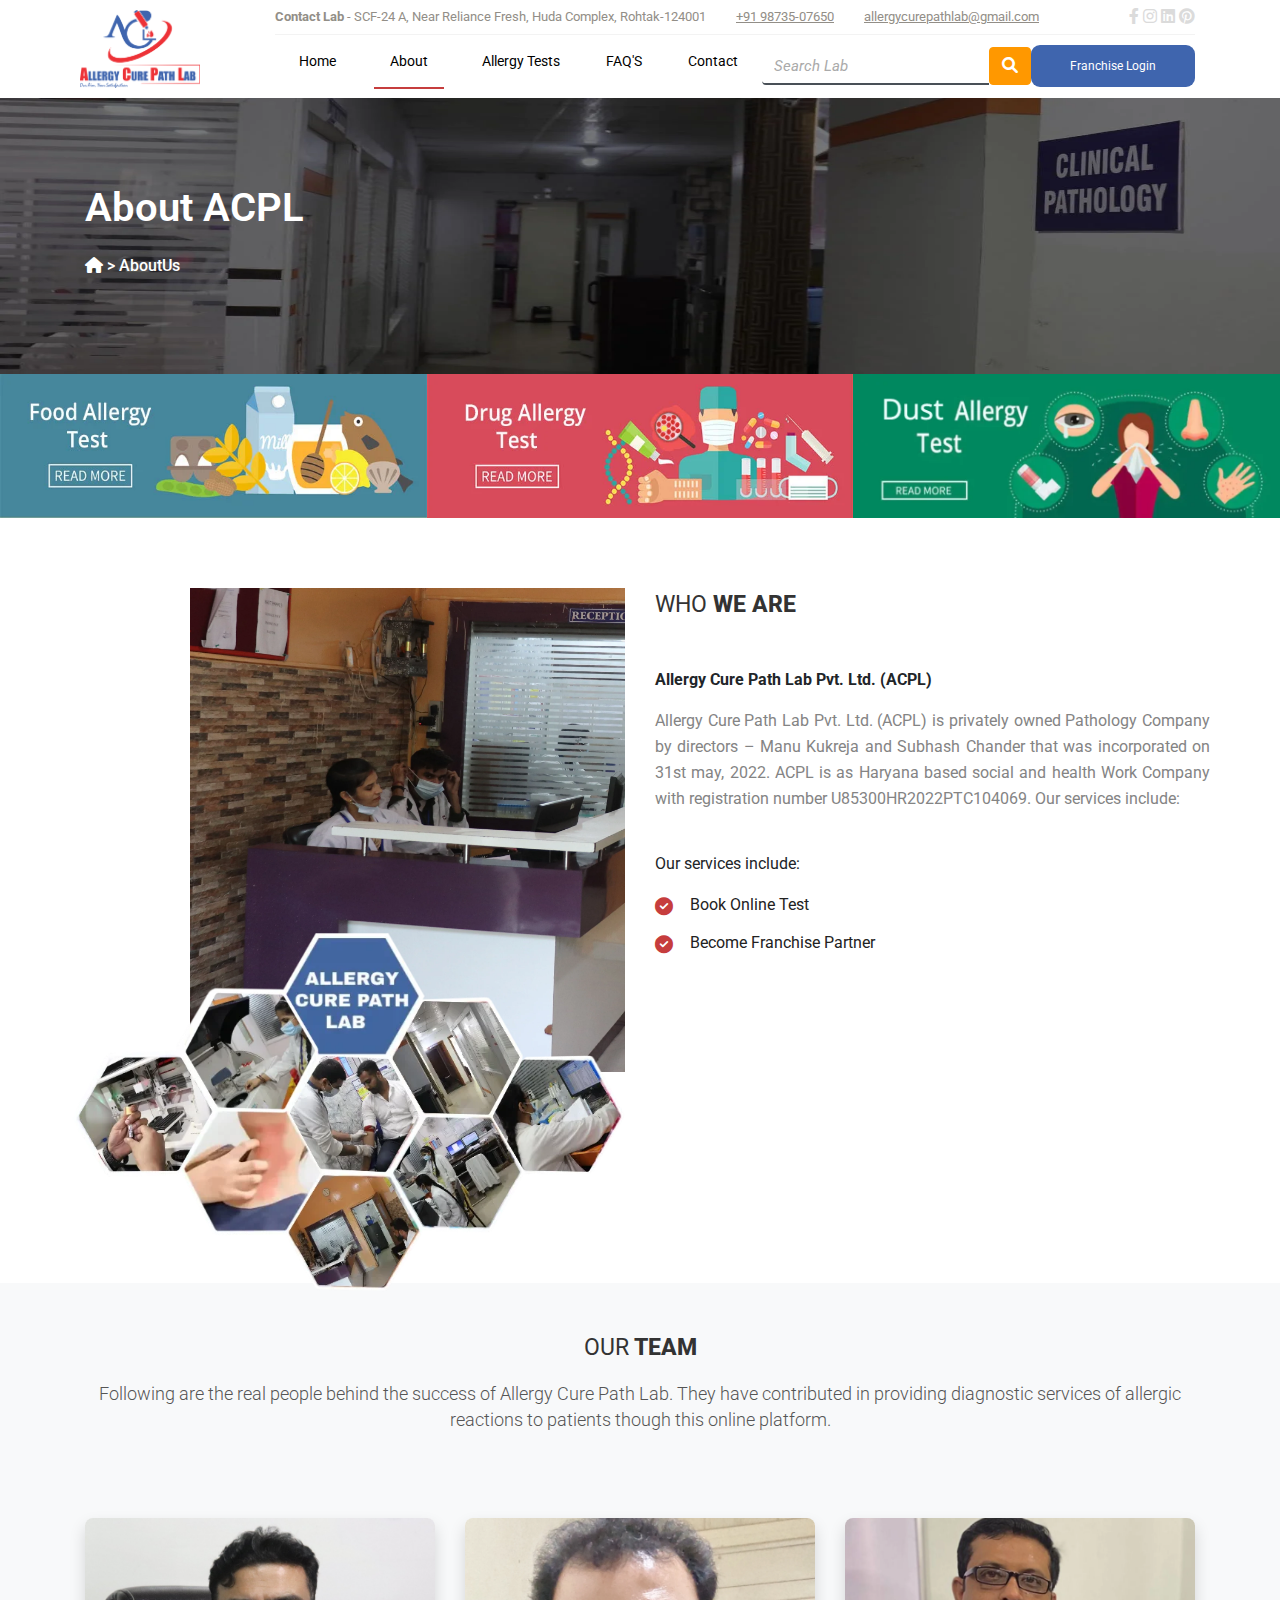
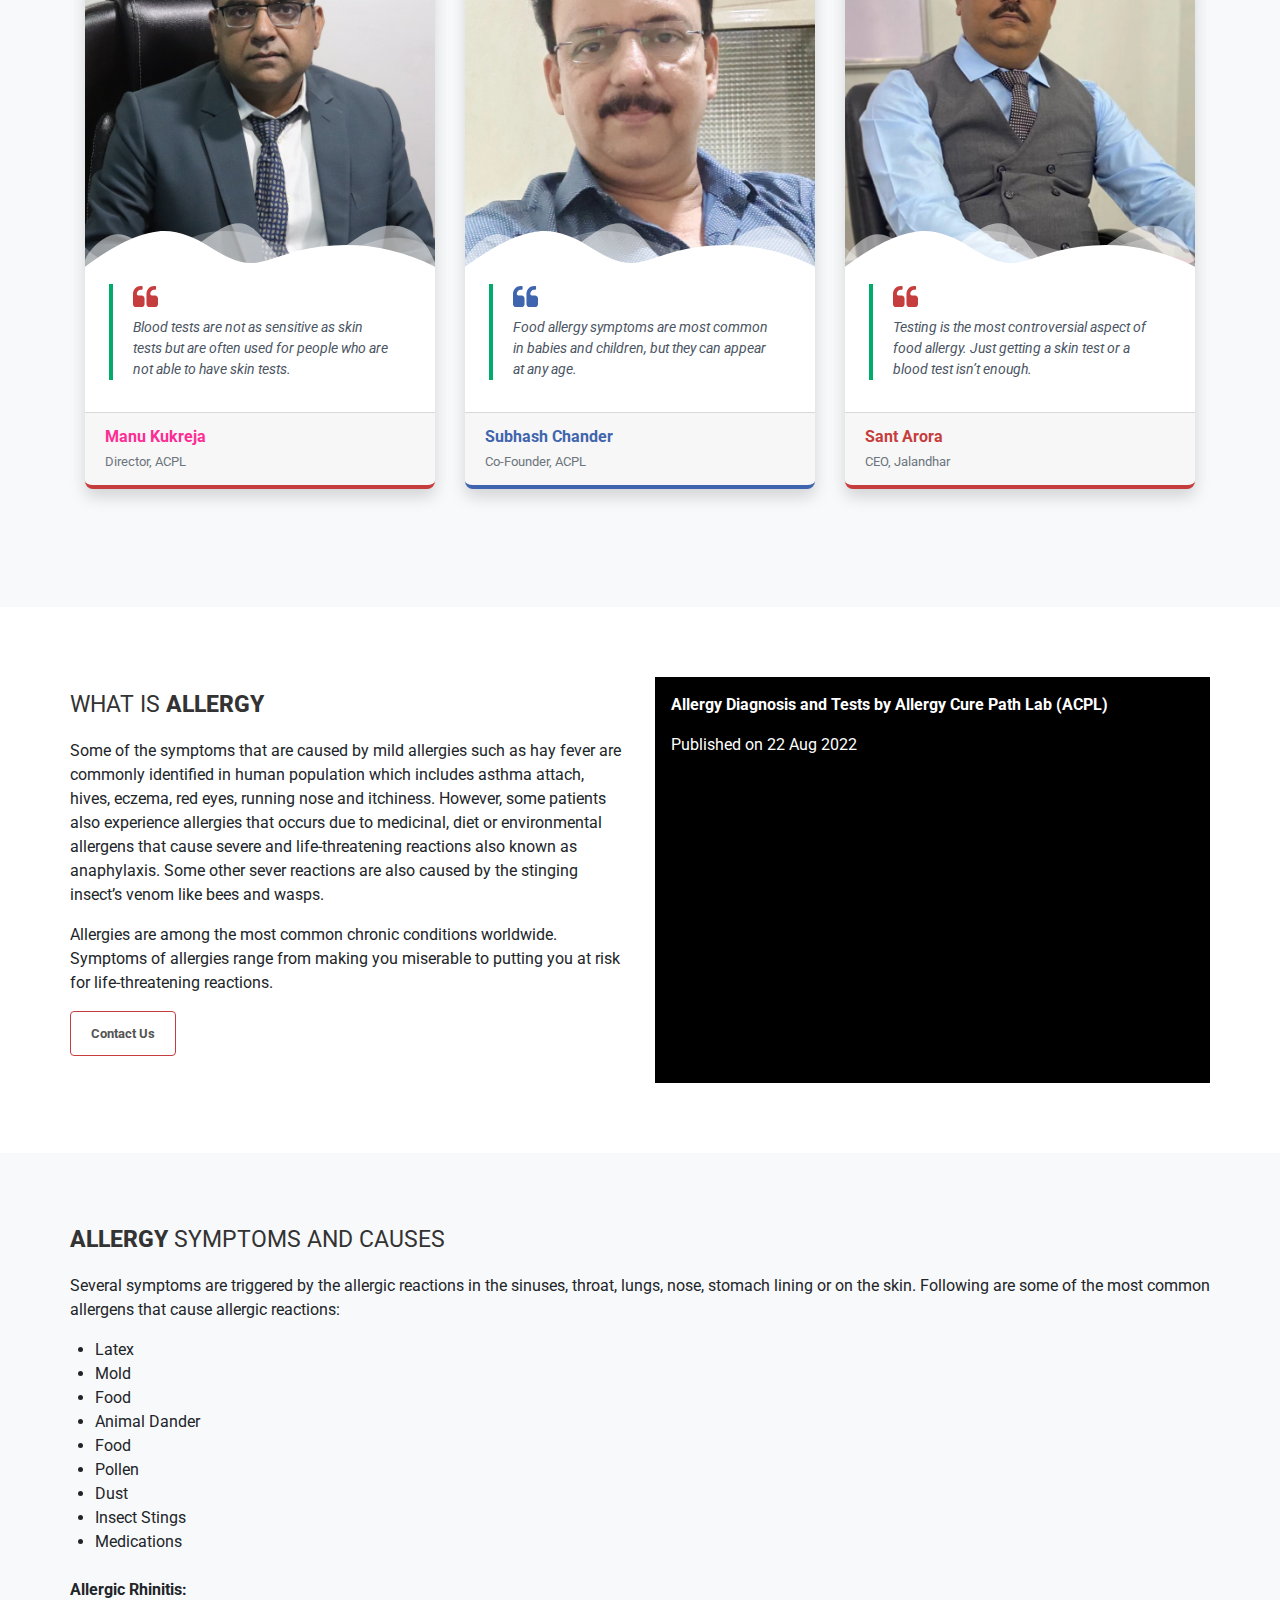
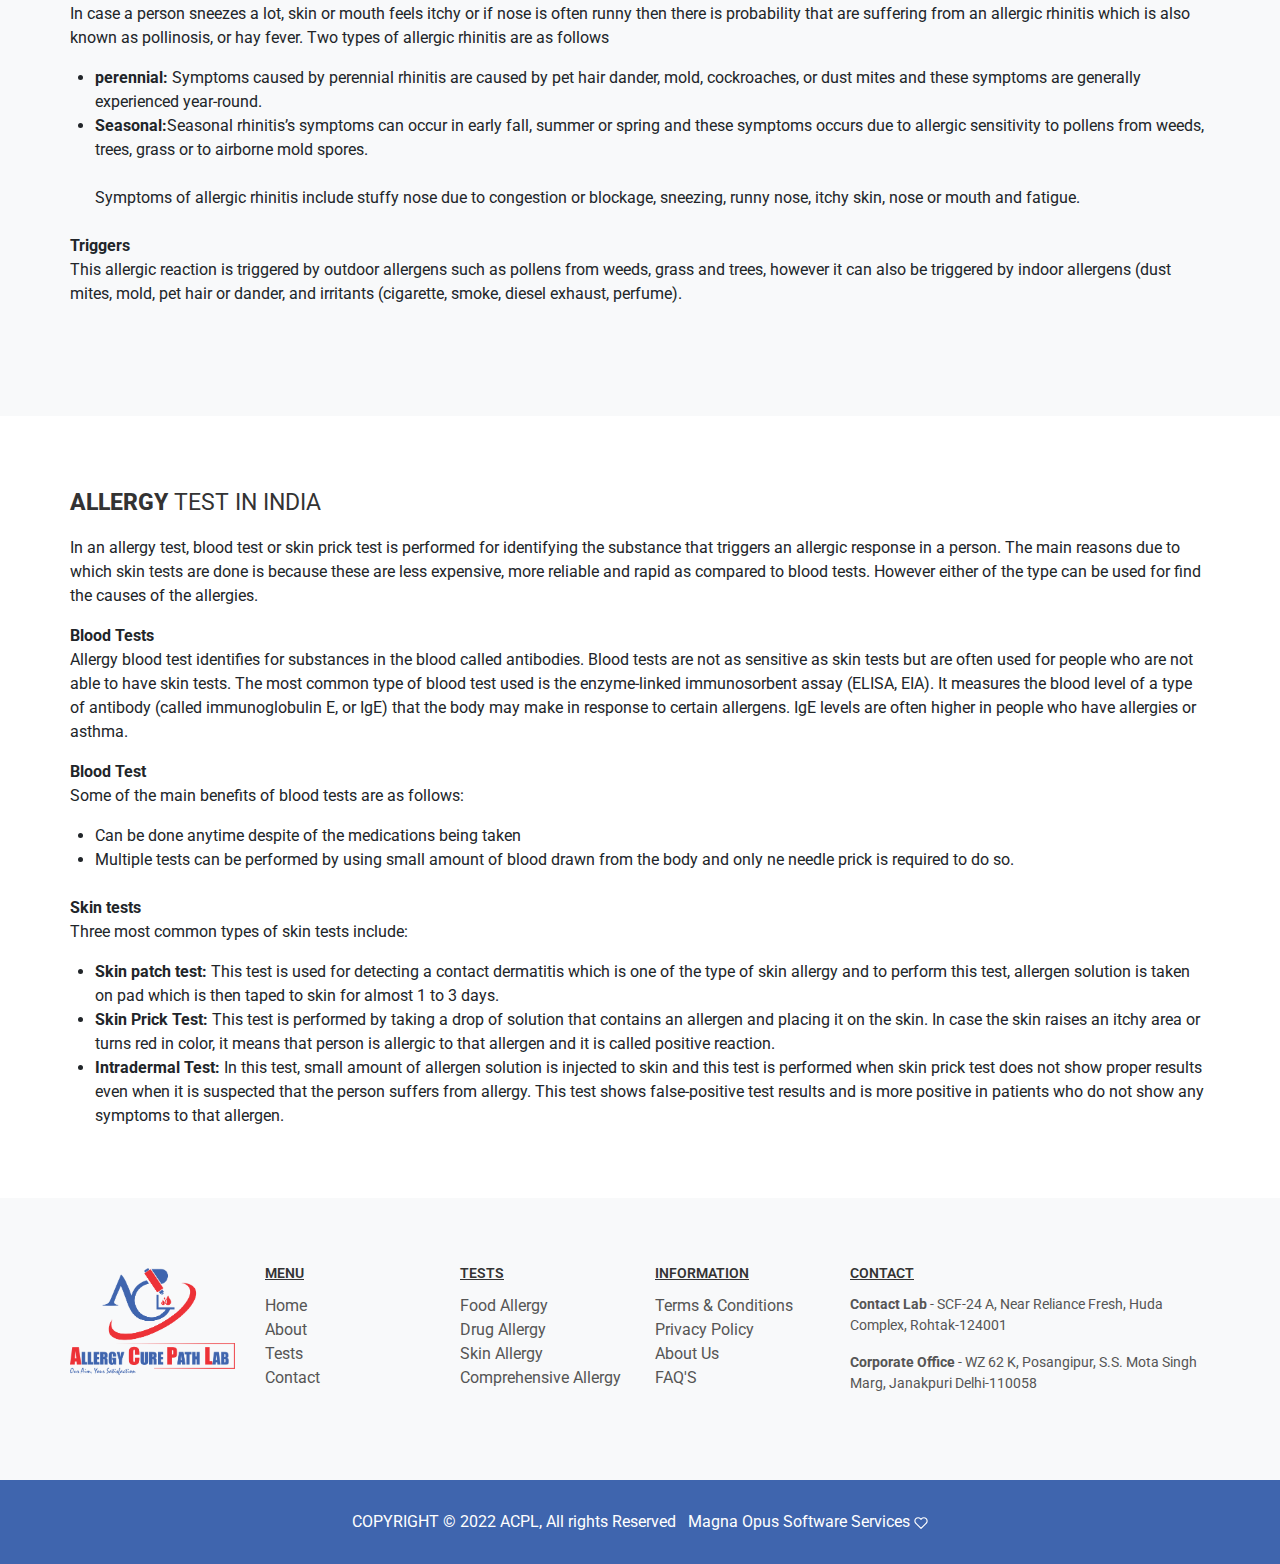
<file: about-us.html>
<!DOCTYPE html>
<html>
<head>

        <title>Best Allergy Testing Centre and Pathology Lab in Rohtak - ACPL</title>
   <!--<title>Contact Us - ACPL - ACPL </title>-->
    <meta http-equiv="Content-Type" content="text/html; charset=UTF-8">
    <meta http-equiv="X-UA-Compatible" content="IE=edge">
    <meta name="viewport" content="width=device-width,initial-scale=1.0,user-scalable=0,minimal-ui">
    <meta name="csrf-token" content="3iEBVtKFxiSou1SI8uss4K68q9XXKWH6Cer0AFTE">
    <link rel="canonical" href="https://allergycurepathlab.com/contact-us">
    <meta name="robots" content="index, follow">
    <meta name="title" content="Contact Us - ACPL">
    <meta name="description" content="You can get in touch with us through our contact number and email.">
    <!-- Open Graph / Facebook -->
    <meta property="og:type" content="Webpage">
    <meta property="og:url" content="https://allergycurepathlab.com/contact-us">
    <meta property="og:title" content="Contact Us - ACPL">
    <meta property="og:description" content="You can get in touch with us through our contact number and email.">
    <meta property="og:image" content="https://allergycurepathlab.com/images/img/site_logo.png">
    <meta name="google-site-verification" content="5u9XHSbaQA58eD-iMlqUxrcN1qjhEOuYo-xca8erH7w">

    <!-- jQuery library -->
    <script src="js/dist-jquery.slim.min.js"></script>

    <!-- Popper JS -->
    <script src="js/umd-popper.min.js"></script>

    <!-- Latest compiled JavaScript -->
    <script src="js/js-bootstrap.bundle.min.js"></script>
    <link href="https://fonts.googleapis.com/css2?family=Open+Sans:ital,wght@0,300;0,400;0,500;0,600;0,800;1,300;1,400;1,500;1,600;1,700;1,800&amp;family=Poppins:wght@700&amp;family=Roboto:ital,wght@1,100&amp;display=swap" rel="stylesheet">
    <link rel="stylesheet" href="https://cdnjs.cloudflare.com/ajax/libs/font-awesome/6.0.0/css/all.min.css" integrity="sha512-9usAa10IRO0HhonpyAIVpjrylPvoDwiPUiKdWk5t3PyolY1cOd4DSE0Ga+ri4AuTroPR5aQvXU9xC6qOPnzFeg==" crossorigin="anonymous" referrerpolicy="no-referrer">
    <link rel="stylesheet" href="https://cdn.jsdelivr.net/npm/bootstrap-icons@1.3.0/font/bootstrap-icons.css">
    <link rel="stylesheet" href="https://cdn.jsdelivr.net/npm/bootstrap@4.6.1/dist/css/bootstrap.min.css">
    <link rel="apple-touch-icon" href="favicons/ico-favicon-32x32.png">
    <link rel="shortcut icon" type="image/x-icon" href="favicons/logo-favicon.ico">
    <link href="https://fonts.googleapis.com/css2?family=Montserrat:ital,wght@0,300;0,400;0,500;0,600;1,400;1,500;1,600" rel="stylesheet">

    <link rel="stylesheet" href="css/css-new.css">
    <link rel="stylesheet" href="css/css-responsive.css">
<link rel="stylesheet" href="css/extensions-toastr.min.css">
   <link rel="stylesheet" href="css/extensions-sweetalert2.min.css">
    


    
    <!-- BEGIN: Page CSS-->
    
    

    
<link rel="stylesheet" href="css/css-owl.carousel.css">
<link rel="stylesheet" href="css/css-owl.theme.css">
<link rel="stylesheet" href="css/css-owl.theme.green.min.css">


    
    


<!-- Google tag (gtag.js) -->
<script async src="https://www.googletagmanager.com/gtag/js?id=G-1D6G1ZQJML"></script>
<script>
  window.dataLayer = window.dataLayer || [];
  function gtag(){dataLayer.push(arguments);}
  gtag('js', new Date());

  gtag('config', 'G-1D6G1ZQJML');
</script>


</head>



<body>
    <div id="fb-root"></div>
<script async defer crossorigin="anonymous" src="https://connect.facebook.net/en_GB/sdk.js#xfbml=1&amp;version=v14.0" nonce="ORppDTA3"></script>
<script src="https://cdn2.woxo.tech/a.js#62eca9d4ce106d085f2f25f0" async data-usrc>
</script>
<style type="text/css" src="https://cdnjs.cloudflare.com/ajax/libs/font-awesome/4.7.0/css/font-awesome.min.css"> </style>
<style>
.alert {
    position: relative;
    padding: 0.75rem 0.25rem;
    margin-bottom: 1rem;
    border: 1px solid transparent;
    border-radius: 0.25rem;
}
.about-section .image-column .inner-column:before {
    position: absolute;
    left: -75px;
    top: 65px;
    height: 520px;
    width: 520px;
    background-image: url(https://i.ibb.co/fxJ1jtC/about-circle-1.png);
    content: "";
}
.alert-danger .btn-close {
  content: "X";
    color: #ea5455 !important;
}
.alert-dismissible .btn-close {
    position: absolute;
    top: 0;
    right: 0;
    z-index: 2;
    padding: 0.8875rem 1rem;
    border: none;
}
.alert-body span {
  padding-left: 12px !important;  
}

.btn-close:before {
    box-sizing: content-box;
    width: 0.75rem;
    height: 0.75rem;
    padding: 0.25em 0.75em;
    color: currentColor;
    content: "X" !important;
    border: 0;
    border-radius: 0.357rem;
    opacity: 0.4;
}

.alert button {
    margin: 0;
    font-family: inherit;
    line-height: initial !important;
}

    </style>
    <header id="header">
    <div class="container">
        <div class="row">
            <div class="menu col-md-2" style="padding: 10px;">
                <a href="allergycurepathlab.html"><img class="logo img-fluid" loading="lazy" src="images/img-site_logo.png" alt="logo"></a>
            </div>
            <div class="menu col-md-10">
                <div id="Top_bar">
                    <div id="Top_barInfo">
                        <p class="address"><b>Contact Lab</b> - SCF-24 A, Near Reliance Fresh, Huda Complex,
                            Rohtak-124001</p>

                        <p class="mobileNo" style="margin-left: 30px;"><a href="tel:+919873507650">+91 98735-07650</a>

                        </p>
                        <p class="mailID" style="margin-left: 30px;"><a href="mailto:allergycurepathlab@gmail.com">allergycurepathlab@gmail.com</a></p>
                    </div>
                    <div class="socials">
                        <a target="_blank" href="https://www.facebook.com/allergycurepathlab"> <i class="fa-brands fa-facebook-f"></i></a>
                        <a target="_blank" href="https://www.instagram.com/allergycurepathlab"> <i class="fa-brands fa-instagram"></i></a>
                        <a target="_blank" href="https://www.linkedin.com/in/allergy-cure-path-lab/"> <i class="fa-brands fa-linkedin"></i></a>
                        <a target="_blank" href="https://www.pinterest.com/allergycurepathlab/"> <i class="fa-brands fa-pinterest"></i></a>
                    </div>

                </div>

                <div class="MenuBox">
                    <nav class="navbar navbar-expand-md">
                        <button class="navbar-toggler" type="button" data-toggle="collapse" data-target="#collapsibleNavbar">
                            <span class="fa fa-bars" aria-hidden="true"></span>
                        </button>
                        <div class="collapse navbar-collapse justify-content-start" id="collapsibleNavbar">
                            <ul class="navbar-nav">
                                                                <li class="nav-item">
                                    <a class=" nav-link " href="index.html">Home</a>
                                </li>
                                <li class="nav-item">
                                    <a class=" btn_Menu  " href="about-us.html">About</a>
                                </li>
                                <li class="nav-item">
                                    <a class=" nav-link " href="allergy-test.html">Allergy Tests</a>
                                </li>
                                <li class="nav-item">
                                    <a class=" nav-link " href="faqs.html">FAQ'S</a>
                                </li>
                                <li class="nav-item">
                                    <a class=" nav-link " href="contact-us.html">Contact</a>
                                </li>
                                <li class="nav-item" id="mobile_login">
                                    <a class=" nav-link " href="login.html">Login</a>
                                </li>
                            </ul>
                        </div>
                    </nav>
                    <div>
                        <form action="search_results.html" method="GET">
                            <input type="hidden" name="_token" value="ZNsBYMJrbogT3XMjatdSeu2mfsJlmdjkD2YbunsI">
                            <div class="input-group">
                                <!-- Search field for lab name -->
                                <input class="form-control topSearch" list="labnames" name="labname"
                                    placeholder="Search Lab" required>
                                <datalist id="labnames">
                                    <!-- Options will be dynamically inserted here -->
                                </datalist>

                                <!-- Submit button -->
                                <button id="findbtnTop" type="submit" class="btn btn-dangertop">
                                    <i class="fa fa-search" aria-hidden="true"></i>
                                </button>
                            </div>
                        </form>
                    </div>
                    <div>
                        <a class="Loginbtn_info" data-id="login.html" href="login.html">Franchise Login</a>
                    </div>
                </div>
            </div>
        </div>
    </div>
    
</header>   <!-- BEGIN: Content-->
    <div class="">


        <div class="content-wrapper">
            <div class="content-body">

                
                
<div class="bg_img" style="background-image: url('images/about.png');background-position: center center;">
    <div class="mainheading container">
        <p class="sitetitle" style="color: #fff;">About ACPL</p>
        <p class="lead" style="color: #fff;
            font-size: 16px;
            font-weight: 500;">
            <a href="allergycurepathlab.html"><i class="fas fa-home"></i></a><span> &gt; AboutUs</span>
        </p>
    </div>
</div>

<section id="slider_bottom" data-aos="fade-zoom-in" data-aos-delay="300" data-aos-offset="120">
    <div class="banners row">
        <div class="bnr_1 col-md-4">
            <a href="allergy-test.html"><img class="img_banner img-fluid" src="images/1.webp" loading="lazy"></a>
        </div>
        <div class="bnr_3 col-md-4">
            <a href="allergy-test.html"> <img class="img_banner img-fluid" src="images/3.jpg" loading="lazy"></a>
        </div>
        <div class="bnr_2 col-md-4">
            <a href="allergy-test.html"> <img class="img_banner img-fluid" src="images/2.jpg" loading="lazy"></a>
        </div>


    </div>
</section>

<section class="about-section">
    <div class="space container">
        <div class="row">
            <div class="content-column col-lg-6 col-md-12 col-sm-12 order-2">
                <div class="inner-column">
                    <div class="sec-title">
                        <p style="text-align:left;" class="cntr_title"><span class="cntr_title-light">Who</span> We
                            Are
                        </p>
                    </div>
                    <p><strong>Allergy Cure Path Lab Pvt. Ltd. (ACPL)</strong> </p>
                    <div class="text" style="text-align: justify;">Allergy Cure Path Lab Pvt. Ltd. (ACPL) is privately
                        owned Pathology Company by
                        directors – Manu Kukreja and Subhash Chander that was incorporated on 31st may,
                        2022. ACPL is as Haryana based social and health Work Company with registration
                        number U85300HR2022PTC104069. Our services include:</div>
                    <p>Our services include: </p>
                    <ul class="list-style-one">
                        <li>Book Online Test</li>
                        <li>Become Franchise Partner</li>
                    </ul>


                </div>
            </div>

            <!-- Image Column -->
            <div class="image-column col-lg-6 col-md-12 col-sm-12">
                <div class="inner-column wow fadeInLeft">
                    <figure class="image-1"><a href="#" class="lightbox-image" data-fancybox="images"><img src="images/acpl-lab.jpg" alt="" loading="lazy"></a></figure>
                    <figure class="image-2"><a href="#" class="lightbox-image" data-fancybox="images"><img src="images/WELCOME_img.webp" alt="" loading="lazy"></a></figure>
                </div>
            </div>
        </div>
    </div>
</section>

<section class="team bg-light">
    <div class="container py-5">
        <div class="row text-center">
            <div class="col-lg-12">
                <p class="cntr_title"><span class="cntr_title-light">Our</span> Team
                </p>
                <p class="tag_Line">Following are the real people behind the success of Allergy Cure Path Lab. They have
                    contributed in
                    providing diagnostic services of allergic reactions to patients though this online platform.</p>
            </div>
        </div>
        <div class="row row-cols-1 row-cols-md-3 g-4 space">
            <div class="col col-md-6 col-lg-4 col-xl-4">
                <div class="card card-pink h-100 overflow-hidden shadow bg-white border-0 px-0">
                    <div class="card-shape">
                        <img src="images/img-director.jpg" loading="lazy" class="card-img-top" alt="Director">
                        <div class="custom-shape-divider-bottom-1634717805">
                            <svg data-name="Layer 1" xmlns="http://www.w3.org/2000/svg" viewbox="0 0 1200 120" preserveaspectratio="none">
                                <path d="M0,0V46.29c47.79,22.2,103.59,32.17,158,28,70.36-5.37,136.33-33.31,206.8-37.5C438.64,32.43,512.34,53.67,583,72.05c69.27,18,138.3,24.88,209.4,13.08,36.15-6,69.85-17.84,104.45-29.34C989.49,25,1113-14.29,1200,52.47V0Z" opacity=".25" class="shape-fill"></path>
                                <path d="M0,0V15.81C13,36.92,27.64,56.86,47.69,72.05,99.41,111.27,165,111,224.58,91.58c31.15-10.15,60.09-26.07,89.67-39.8,40.92-19,84.73-46,130.83-49.67,36.26-2.85,70.9,9.42,98.6,31.56,31.77,25.39,62.32,62,103.63,73,40.44,10.79,81.35-6.69,119.13-24.28s75.16-39,116.92-43.05c59.73-5.85,113.28,22.88,168.9,38.84,30.2,8.66,59,6.17,87.09-7.5,22.43-10.89,48-26.93,60.65-49.24V0Z" opacity=".5" class="shape-fill"></path>
                                <path d="M0,0V5.63C149.93,59,314.09,71.32,475.83,42.57c43-7.64,84.23-20.12,127.61-26.46,59-8.63,112.48,12.24,165.56,35.4C827.93,77.22,886,95.24,951.2,90c86.53-7,172.46-45.71,248.8-84.81V0Z" class="shape-fill"></path>
                            </svg>
                        </div>
                    </div>
                    <div class="card-body">
                        <blockquote>
                            <svg xmlns="http://www.w3.org/2000/svg" viewbox="0 0 475.082 475.081" x="0px" y="0px" width="25px" height="25px" xmlns:xml="http://www.w3.org/XML/1998/namespace" xml:space="preserve" version="1.1">
                                <g>
                                    <g>
                                        <path d="M 164.45 219.27 h -63.954 c -7.614 0 -14.087 -2.664 -19.417 -7.994 c -5.327 -5.33 -7.994 -11.801 -7.994 -19.417 v -9.132 c 0 -20.177 7.139 -37.401 21.416 -51.678 c 14.276 -14.272 31.503 -21.411 51.678 -21.411 h 18.271 c 4.948 0 9.229 -1.809 12.847 -5.424 c 3.616 -3.617 5.424 -7.898 5.424 -12.847 V 54.819 c 0 -4.948 -1.809 -9.233 -5.424 -12.85 c -3.617 -3.612 -7.898 -5.424 -12.847 -5.424 h -18.271 c -19.797 0 -38.684 3.858 -56.673 11.563 c -17.987 7.71 -33.545 18.132 -46.68 31.267 c -13.134 13.129 -23.553 28.688 -31.262 46.677 C 3.855 144.039 0 162.931 0 182.726 v 200.991 c 0 15.235 5.327 28.171 15.986 38.834 c 10.66 10.657 23.606 15.985 38.832 15.985 h 109.639 c 15.225 0 28.167 -5.328 38.828 -15.985 c 10.657 -10.663 15.987 -23.599 15.987 -38.834 V 274.088 c 0 -15.232 -5.33 -28.168 -15.994 -38.832 C 192.622 224.6 179.675 219.27 164.45 219.27 Z"></path>
                                        <path d="M 459.103 235.256 c -10.656 -10.656 -23.599 -15.986 -38.828 -15.986 h -63.953 c -7.61 0 -14.089 -2.664 -19.41 -7.994 c -5.332 -5.33 -7.994 -11.801 -7.994 -19.417 v -9.132 c 0 -20.177 7.139 -37.401 21.409 -51.678 c 14.271 -14.272 31.497 -21.411 51.682 -21.411 h 18.267 c 4.949 0 9.233 -1.809 12.848 -5.424 c 3.613 -3.617 5.428 -7.898 5.428 -12.847 V 54.819 c 0 -4.948 -1.814 -9.233 -5.428 -12.85 c -3.614 -3.612 -7.898 -5.424 -12.848 -5.424 h -18.267 c -19.808 0 -38.691 3.858 -56.685 11.563 c -17.984 7.71 -33.537 18.132 -46.672 31.267 c -13.135 13.129 -23.559 28.688 -31.265 46.677 c -7.707 17.987 -11.567 36.879 -11.567 56.674 v 200.991 c 0 15.235 5.332 28.171 15.988 38.834 c 10.657 10.657 23.6 15.985 38.828 15.985 h 109.633 c 15.229 0 28.171 -5.328 38.827 -15.985 c 10.664 -10.663 15.985 -23.599 15.985 -38.834 V 274.088 C 475.082 258.855 469.76 245.92 459.103 235.256 Z"></path>
                                    </g>
                                </g>

                            </svg>
                            <p class="font-italic mt-2 mb-6">
                                Blood tests are not as sensitive as skin tests but are often used for people
                                who are not able to have skin tests.

                            </p>
                        </blockquote>

                    </div>
                    <div class="card-footer">
                        <p class="mb-0 font-weight-bolder" style="color:#ff2c95">Manu Kukreja</p>
                        <small class="text-muted">Director, ACPL</small>
                    </div>
                </div>
            </div>
            <div class="col col-md-6 col-lg-4 col-xl-4">
                <div class="card card-blue h-100 overflow-hidden shadow bg-white border-0 px-0">
                    <div class="card-shape">
                        <img src="images/co_founder.jpg" loading="lazy" class="card-img-top" alt="Director">
                        <div class="custom-shape-divider-bottom-1634717805">
                            <svg data-name="Layer 1" xmlns="http://www.w3.org/2000/svg" viewbox="0 0 1200 120" preserveaspectratio="none">
                                <path d="M0,0V46.29c47.79,22.2,103.59,32.17,158,28,70.36-5.37,136.33-33.31,206.8-37.5C438.64,32.43,512.34,53.67,583,72.05c69.27,18,138.3,24.88,209.4,13.08,36.15-6,69.85-17.84,104.45-29.34C989.49,25,1113-14.29,1200,52.47V0Z" opacity=".25" class="shape-fill"></path>
                                <path d="M0,0V15.81C13,36.92,27.64,56.86,47.69,72.05,99.41,111.27,165,111,224.58,91.58c31.15-10.15,60.09-26.07,89.67-39.8,40.92-19,84.73-46,130.83-49.67,36.26-2.85,70.9,9.42,98.6,31.56,31.77,25.39,62.32,62,103.63,73,40.44,10.79,81.35-6.69,119.13-24.28s75.16-39,116.92-43.05c59.73-5.85,113.28,22.88,168.9,38.84,30.2,8.66,59,6.17,87.09-7.5,22.43-10.89,48-26.93,60.65-49.24V0Z" opacity=".5" class="shape-fill"></path>
                                <path d="M0,0V5.63C149.93,59,314.09,71.32,475.83,42.57c43-7.64,84.23-20.12,127.61-26.46,59-8.63,112.48,12.24,165.56,35.4C827.93,77.22,886,95.24,951.2,90c86.53-7,172.46-45.71,248.8-84.81V0Z" class="shape-fill"></path>
                            </svg>
                        </div>
                    </div>
                    <div class="card-body">
                        <blockquote>
                            <svg xmlns="http://www.w3.org/2000/svg" viewbox="0 0 475.082 475.081" x="0px" y="0px" width="25px" height="25px" xmlns:xml="http://www.w3.org/XML/1998/namespace" xml:space="preserve" version="1.1">
                                <g>
                                    <g>
                                        <path d="M 164.45 219.27 h -63.954 c -7.614 0 -14.087 -2.664 -19.417 -7.994 c -5.327 -5.33 -7.994 -11.801 -7.994 -19.417 v -9.132 c 0 -20.177 7.139 -37.401 21.416 -51.678 c 14.276 -14.272 31.503 -21.411 51.678 -21.411 h 18.271 c 4.948 0 9.229 -1.809 12.847 -5.424 c 3.616 -3.617 5.424 -7.898 5.424 -12.847 V 54.819 c 0 -4.948 -1.809 -9.233 -5.424 -12.85 c -3.617 -3.612 -7.898 -5.424 -12.847 -5.424 h -18.271 c -19.797 0 -38.684 3.858 -56.673 11.563 c -17.987 7.71 -33.545 18.132 -46.68 31.267 c -13.134 13.129 -23.553 28.688 -31.262 46.677 C 3.855 144.039 0 162.931 0 182.726 v 200.991 c 0 15.235 5.327 28.171 15.986 38.834 c 10.66 10.657 23.606 15.985 38.832 15.985 h 109.639 c 15.225 0 28.167 -5.328 38.828 -15.985 c 10.657 -10.663 15.987 -23.599 15.987 -38.834 V 274.088 c 0 -15.232 -5.33 -28.168 -15.994 -38.832 C 192.622 224.6 179.675 219.27 164.45 219.27 Z"></path>
                                        <path d="M 459.103 235.256 c -10.656 -10.656 -23.599 -15.986 -38.828 -15.986 h -63.953 c -7.61 0 -14.089 -2.664 -19.41 -7.994 c -5.332 -5.33 -7.994 -11.801 -7.994 -19.417 v -9.132 c 0 -20.177 7.139 -37.401 21.409 -51.678 c 14.271 -14.272 31.497 -21.411 51.682 -21.411 h 18.267 c 4.949 0 9.233 -1.809 12.848 -5.424 c 3.613 -3.617 5.428 -7.898 5.428 -12.847 V 54.819 c 0 -4.948 -1.814 -9.233 -5.428 -12.85 c -3.614 -3.612 -7.898 -5.424 -12.848 -5.424 h -18.267 c -19.808 0 -38.691 3.858 -56.685 11.563 c -17.984 7.71 -33.537 18.132 -46.672 31.267 c -13.135 13.129 -23.559 28.688 -31.265 46.677 c -7.707 17.987 -11.567 36.879 -11.567 56.674 v 200.991 c 0 15.235 5.332 28.171 15.988 38.834 c 10.657 10.657 23.6 15.985 38.828 15.985 h 109.633 c 15.229 0 28.171 -5.328 38.827 -15.985 c 10.664 -10.663 15.985 -23.599 15.985 -38.834 V 274.088 C 475.082 258.855 469.76 245.92 459.103 235.256 Z"></path>
                                    </g>
                                </g>

                            </svg>
                            <p class="font-italic mt-2 mb-6">
                                Food allergy symptoms are most common in babies and children,
                                but they can appear at any age.

                            </p>
                        </blockquote>
                    </div>
                    <div class="card-footer">
                        <p class="mb-0 font-weight-bolder">Subhash Chander</p>
                        <small class="text-muted">Co-Founder, ACPL</small>
                    </div>
                </div>
            </div>
            <div class="col col-md-6 col-lg-4 col-xl-4">
                <div class="card card-pink h-100 overflow-hidden shadow bg-white border-0 px-0">
                    <div class="card-shape">
                        <img src="images/ceo.jpg" loading="lazy" class="card-img-top" alt="Director">
                        <div class="custom-shape-divider-bottom-1634717805">
                            <svg data-name="Layer 1" xmlns="http://www.w3.org/2000/svg" viewbox="0 0 1200 120" preserveaspectratio="none">
                                <path d="M0,0V46.29c47.79,22.2,103.59,32.17,158,28,70.36-5.37,136.33-33.31,206.8-37.5C438.64,32.43,512.34,53.67,583,72.05c69.27,18,138.3,24.88,209.4,13.08,36.15-6,69.85-17.84,104.45-29.34C989.49,25,1113-14.29,1200,52.47V0Z" opacity=".25" class="shape-fill"></path>
                                <path d="M0,0V15.81C13,36.92,27.64,56.86,47.69,72.05,99.41,111.27,165,111,224.58,91.58c31.15-10.15,60.09-26.07,89.67-39.8,40.92-19,84.73-46,130.83-49.67,36.26-2.85,70.9,9.42,98.6,31.56,31.77,25.39,62.32,62,103.63,73,40.44,10.79,81.35-6.69,119.13-24.28s75.16-39,116.92-43.05c59.73-5.85,113.28,22.88,168.9,38.84,30.2,8.66,59,6.17,87.09-7.5,22.43-10.89,48-26.93,60.65-49.24V0Z" opacity=".5" class="shape-fill"></path>
                                <path d="M0,0V5.63C149.93,59,314.09,71.32,475.83,42.57c43-7.64,84.23-20.12,127.61-26.46,59-8.63,112.48,12.24,165.56,35.4C827.93,77.22,886,95.24,951.2,90c86.53-7,172.46-45.71,248.8-84.81V0Z" class="shape-fill"></path>
                            </svg>
                        </div>
                    </div>

                    <div class="card-body">
                        <blockquote>
                            <svg xmlns="http://www.w3.org/2000/svg" viewbox="0 0 475.082 475.081" x="0px" y="0px" width="25px" height="25px" xmlns:xml="http://www.w3.org/XML/1998/namespace" xml:space="preserve" version="1.1">
                                <g>
                                    <g>
                                        <path d="M 164.45 219.27 h -63.954 c -7.614 0 -14.087 -2.664 -19.417 -7.994 c -5.327 -5.33 -7.994 -11.801 -7.994 -19.417 v -9.132 c 0 -20.177 7.139 -37.401 21.416 -51.678 c 14.276 -14.272 31.503 -21.411 51.678 -21.411 h 18.271 c 4.948 0 9.229 -1.809 12.847 -5.424 c 3.616 -3.617 5.424 -7.898 5.424 -12.847 V 54.819 c 0 -4.948 -1.809 -9.233 -5.424 -12.85 c -3.617 -3.612 -7.898 -5.424 -12.847 -5.424 h -18.271 c -19.797 0 -38.684 3.858 -56.673 11.563 c -17.987 7.71 -33.545 18.132 -46.68 31.267 c -13.134 13.129 -23.553 28.688 -31.262 46.677 C 3.855 144.039 0 162.931 0 182.726 v 200.991 c 0 15.235 5.327 28.171 15.986 38.834 c 10.66 10.657 23.606 15.985 38.832 15.985 h 109.639 c 15.225 0 28.167 -5.328 38.828 -15.985 c 10.657 -10.663 15.987 -23.599 15.987 -38.834 V 274.088 c 0 -15.232 -5.33 -28.168 -15.994 -38.832 C 192.622 224.6 179.675 219.27 164.45 219.27 Z"></path>
                                        <path d="M 459.103 235.256 c -10.656 -10.656 -23.599 -15.986 -38.828 -15.986 h -63.953 c -7.61 0 -14.089 -2.664 -19.41 -7.994 c -5.332 -5.33 -7.994 -11.801 -7.994 -19.417 v -9.132 c 0 -20.177 7.139 -37.401 21.409 -51.678 c 14.271 -14.272 31.497 -21.411 51.682 -21.411 h 18.267 c 4.949 0 9.233 -1.809 12.848 -5.424 c 3.613 -3.617 5.428 -7.898 5.428 -12.847 V 54.819 c 0 -4.948 -1.814 -9.233 -5.428 -12.85 c -3.614 -3.612 -7.898 -5.424 -12.848 -5.424 h -18.267 c -19.808 0 -38.691 3.858 -56.685 11.563 c -17.984 7.71 -33.537 18.132 -46.672 31.267 c -13.135 13.129 -23.559 28.688 -31.265 46.677 c -7.707 17.987 -11.567 36.879 -11.567 56.674 v 200.991 c 0 15.235 5.332 28.171 15.988 38.834 c 10.657 10.657 23.6 15.985 38.828 15.985 h 109.633 c 15.229 0 28.171 -5.328 38.827 -15.985 c 10.664 -10.663 15.985 -23.599 15.985 -38.834 V 274.088 C 475.082 258.855 469.76 245.92 459.103 235.256 Z"></path>
                                    </g>
                                </g>

                            </svg>
                            <p class="font-italic mt-2 mb-6">
                                Testing is the most controversial aspect of food allergy. Just getting a skin test or a
                                blood test isn’t enough.
                            </p>
                        </blockquote>
                    </div>
                    <div class="card-footer">
                        <p class="mb-0 font-weight-bolder">Sant Arora</p>
                        <small class="text-muted">CEO, Jalandhar</small>
                    </div>

                </div>
            </div>
        </div>
    </div>
</section>

<section class="mission">
    <div class="space container ">
        <div class="row align-items-center">
            <div class="col-lg-6 col-md-6 col-sm-12">
                <div class="inner-column">
                    <div class="sec-title">
                        <p style="text-align:left;" class="cntr_title"><span class="cntr_title-light">What is </span>
                            Allergy

                        </p>
                    </div>

                    <p class="text">Some of the symptoms that are caused by mild allergies such as hay fever are
                        commonly identified
                        in human population which includes asthma attach, hives, eczema, red eyes, running nose and
                        itchiness. However, some patients also experience allergies that occurs due to medicinal, diet
                        or
                        environmental allergens that cause severe and life-threatening reactions also known as
                        anaphylaxis.
                        Some other sever reactions are also caused by the stinging insect’s venom like bees and wasps.
                    </p>
                    <p class="text">Allergies are among the most common chronic conditions worldwide. Symptoms of
                        allergies range from making you miserable to putting you at risk for life-threatening reactions.
                    </p>
                    <!-- <p><strong>We believe in a healthy you</strong> </p> -->
                    <p id="button" class="mt-3 mt-md-8">
                        <a class="btn_infoOutline" href="contact-us.html">Contact Us</a>
                    </p>

                </div>
            </div>
            <div class="col-md-6 flex-md-column">
                <div class="watch-video h-100 bg-white p-3">
                    <p><a href="https://www.youtube.com/embed/BN0F_7449d8"><strong>Allergy Diagnosis and Tests by
                                Allergy Cure Path Lab (ACPL)</strong></a></p>
                    <p class="video-data text-white">Published on 22 Aug 2022</p>
                    <div class="embed-responsive embed-responsive-16by9">
                        <iframe width="560" height="315" class="lazy entered loaded" data-src="https://www.youtube.com/embed/BN0F_7449d8" frameborder="0" allow="accelerometer; autoplay; clipboard-write; encrypted-media; gyroscope; picture-in-picture" allowfullscreen="" data-ll-status="loaded" src="https://www.youtube.com/embed/BN0F_7449d8">
                        </iframe>
                    </div>


                </div>
            </div>

        </div>
    </div>
</section>

<section class="container-fluid bg-light">
    <div class="space container">
        <p class="cntr_title" style="text-align:left">Allergy <span class="cntr_title-light">Symptoms and causes</span>
        </p>

        <p class="text"> Several symptoms are triggered by the allergic reactions in the sinuses, throat, lungs, nose,
            stomach
            lining or on the skin. Following are some of the most common allergens that cause allergic reactions:

        </p>
        <ul class="symptom-list">
            <li>Latex</li>
            <li>Mold</li>
            <li>Food</li>
            <li>Animal Dander</li>
            <li>Food</li>
            <li>Pollen</li>
            <li>Dust</li>
            <li>Insect Stings</li>
            <li>Medications</li>
        </ul>
        <br>
        <strong>Allergic Rhinitis:</strong>
        <p class="text">In case a person sneezes a lot, skin or mouth feels itchy or if nose is often runny then there
            is
            probability that are suffering from an allergic rhinitis which is also known as pollinosis, or hay fever.
            Two types of allergic rhinitis are as follows</p>

        <ul class="symptom-list">
            <li><strong>perennial:</strong> Symptoms caused by perennial rhinitis are caused by pet hair dander, mold,
                cockroaches, or dust mites and these symptoms are generally experienced year-round. </li>
            <li><strong>Seasonal:</strong>Seasonal rhinitis’s symptoms can occur in early fall, summer or spring and
                these
                symptoms occurs due to allergic sensitivity to pollens from weeds, trees, grass or to airborne mold
                spores. <br><br>
                Symptoms of allergic rhinitis include stuffy nose due to congestion or blockage, sneezing, runny
                nose, itchy skin, nose or mouth and fatigue.
            </li>

        </ul>

        <br>
        <strong>Triggers</strong>
        <p class="text">This allergic reaction is triggered by outdoor allergens such as pollens from weeds, grass and
            trees,
            however it can also be triggered by indoor allergens (dust mites, mold, pet hair or dander, and
            irritants (cigarette, smoke, diesel exhaust, perfume).</p>

        <br>

    </div>

</section>

<section class="container-fluid">
    <div class="space container">
        <p class="cntr_title" style="text-align:left">Allergy <span class="cntr_title-light">Test in India</span></p>

        <p class="text">In an allergy test, blood test or skin prick test is performed for identifying the substance
            that triggers
            an allergic response in a person. The main reasons due to which skin tests are done is because these
            are less expensive, more reliable and rapid as compared to blood tests. However either of the type
            can be used for find the causes of the allergies.
        </p>
        <strong>Blood Tests</strong>
        <p class="text">Allergy blood test identifies for substances in the blood called antibodies. Blood tests are not
            as sensitive as skin tests but are often used for people who are not able to have skin tests.
            The most common type of blood test used is the enzyme-linked immunosorbent assay (ELISA, EIA). It measures
            the blood level of a type of antibody (called immunoglobulin E, or IgE) that the body may make in response
            to certain allergens. IgE levels are often higher in people who have allergies or asthma.</p>

        <strong>Blood Test</strong>
        <p class="text">Some of the main benefits of blood tests are as follows:</p>
        <ul class="symptom-list">
            <li>Can be done anytime despite of the medications being taken</li>
            <li>Multiple tests can be performed by using small amount of blood drawn from the body and
                only ne needle prick is required to do so.</li>

        </ul>
        <br>
        <strong>Skin tests</strong>
        <p class="text">Three most common types of skin tests include:</p>
        <ul class="symptom-list">
            <li><strong>Skin patch test:</strong> This test is used for detecting a contact dermatitis which is one of
                the type of skin
                allergy and to perform this test, allergen solution is taken on pad which is then taped to skin for
                almost 1 to 3 days.
            </li>
            <li><strong>Skin Prick Test:</strong> This test is performed by taking a drop of solution that contains an
                allergen and
                placing it on the skin. In case the skin raises an itchy area or turns red in color, it means that
                person is
                allergic to that allergen and it is called positive reaction.</li>
            <li><strong>Intradermal Test:</strong> In this test, small amount of allergen solution is injected to skin
                and this test is
                performed when skin prick test does not show proper results even when it is suspected that the
                person suffers from allergy. This test shows false-positive test results and is more positive in
                patients
                who do not show any symptoms to that allergen. </li>

        </ul>

    </div>

</section>

<!-- <section class="mission">
    <div class="space container">
        <div class="row align-items-center">
            <div class="col-lg-6 col-md-6 col-sm-12">
                <div class="inner-column">
                    <div class="sec-title">
                        <p style="text-align:left;" class="cntr_title"><span class="cntr_title-light">Our</span>
                            Mission

                        </p>
                    </div>
                    <p><strong>We believe in
                            a healthy you</strong> </p>
                    <p class="text">We are committed to perform allergy tests of patients and improve quality of live by
                        promoting comprehensive early diagnostics of all allergic reactions. Our immediate goal is to
                        set up dedicate franchise centers for providing facility to patients to get allergy tests
                        performed and get quality healthcare service.</p>

                    <p id="button" class="mt-3 mt-md-8">
                        <a class="btn_infoOutline" href="https://allergycurepathlab.com/contact-us">Contact Us</a>
                    </p>

                </div>
            </div>
            <div class="col-md-6 flex-md-column">
                <div class="embed-responsive embed-responsive-16by9">
                    <video width="560" height="315" controls>
                  <source src="https://allergycurepathlab.com/images/img/om-sai-dr-byte-2nd.mp4" type="video/mp4">
                  <source src="movie.ogg" type="video/ogg">
                Your browser does not support the video tag.
                </video>
                 
                </div>
            </div>

        </div>
    </div>
</section> -->

            </div>
        </div>
    </div>
    <!-- End: Content-->

    
    <footer id="footer" class="footer bg-light">
    <!-- <div class="container-fluid">
        <div class="space container">
            <p class="cntr_title" style="text-align: left;">Our Social Media <span class="cntr_title-light"></span>
            </p>
            <div class="row">
                <div class="col-12 col-md col-lg-6">

                    <div class="fb-page" data-href="https://www.facebook.com/allergycurepathlab/" data-tabs="timeline"
                        data-width="" data-height="500px" data-small-header="true" data-adapt-container-width="true"
                        data-hide-cover="true" data-show-facepile="true">
                        <blockquote cite="https://www.facebook.com/allergycurepathlab/" class="fb-xfbml-parse-ignore"><a
                                href="https://www.facebook.com/allergycurepathlab/">Allergy Cure Path Lab</a>
                        </blockquote>
                    </div>

                </div>
                <div class="col-12 col-md col-lg-6">
                    <div class="footer__item">
                        <div data-mc-src="5f584c6d-1c63-4bec-9e64-6d288a8e7f26#null"></div>
                    </div>
                </div>
            </div>

        </div>
    </div> -->
    <div class="container-fluid">
        <div class="space container">
            <div class="row">
                <div class="col-12 col-sm-4 col-md-3 col-lg-2">
                    <div class="footer__item">
                        <a class="site-logo" href="allergycurepathlab.html">
                            <img class="img-fluid lazy loaded" src="images/img-site_logo.png" loading="lazy" alt="demo">
                        </a>
                    </div>
                </div>

                <div class="col-12 col-md-9 col-lg-6">
                    <div class="footer__item">
                        <nav id="footer__navigation" class="navigation">
                            <div class="row">
                                <div class="col-6 col-sm-4" id="footerMenu">
                                    <p class="title_h5">Menu</p>

                                    <ul>
                                        <li><a href="index.html">Home</a></li>
                                        <li><a href="about-us.html">About</a></li>
                                        <li><a href="allergy-test.html">Tests</a></li>
                                        <li><a href="contact-us.html">Contact</a></li>
                                    </ul>
                                </div>

                                <div class="col-6 col-sm-4" id="footerTests">
                                    <p class="title_h5">Tests</p>

                                    <ul>
                                        <li><a href="food-allergy-test.html">Food Allergy</a></li>
                                        <li><a href="drug-allergy-test.html">Drug Allergy</a></li>
                                        <li><a href="skin-allergy-test.html">Skin Allergy</a></li>                                   
                                        <li><a href="comprehensive-allergy-test.html">Comprehensive Allergy </a></li>

                                    </ul>
                                </div>

                                <div class="col-6 col-sm-4" id="footerinfo">
                                    <p class="title_h5">Information</p>

                                    <ul>
                                        <li><a href="terms-and-conditions.html">Terms &amp; Conditions</a></li>
                                        <li><a href="privacy-policy.html">Privacy Policy</a></li>
                                        <li><a href="about-us.html">About Us</a></li>
                                        <li><a href="faqs.html">FAQ'S</a></li>


                                    </ul>
                                </div>
                            </div>
                        </nav>
                    </div>
                </div>

                <div class="col-12 col-md col-lg-4">
                    <div class="footer__item">
                        <p class="title_h5">Contact</p>

                        <address>
                            <p>
                                <b>Contact Lab</b> - SCF-24 A, Near Reliance Fresh, Huda Complex, Rohtak-124001
                            </p>

                            <p><b>Corporate Office </b> - WZ 62 K, Posangipur, S.S. Mota Singh Marg, Janakpuri
                                Delhi-110058

                            </p>
                        </address>
                        <!-- <div class="fb-page" data-href="https://www.facebook.com/allergycurepathlab/"
                            data-tabs="timeline" data-width="" data-height="" data-small-header="false"
                            data-adapt-container-width="true" data-hide-cover="false" data-show-facepile="true">
                            <blockquote cite="https://www.facebook.com/allergycurepathlab/"
                                class="fb-xfbml-parse-ignore"><a
                                    href="https://www.facebook.com/allergycurepathlab/">Allergy Cure Path Lab</a>
                            </blockquote>
                        </div> -->
                        <!-- <div class="social-btns">
                             <a href="#"><i class="bi bi-facebook"></i></a>
                             <a href="#"><i class="bi bi-linkedin"></i></a>
                             <a href="#"><i class="bi bi-twitter"></i></i></a>
                         </div> -->

                        <!-- <iframe
                            src="https://www.facebook.com/plugins/page.php?href=https%3A%2F%2Fwww.facebook.com%2Ffacebook&tabs=timeline&width=340&height=300&small_header=true&adapt_container_width=false&hide_cover=false&show_facepile=true&appId"
                            width="100%" height="200" style="border:none;overflow:hidden" scrolling="no" frameborder="0"
                            allowfullscreen="true"
                            allow="autoplay; clipboard-write; encrypted-media; picture-in-picture; web-share"></iframe> -->
                    </div>
                </div>
            </div>

        </div>
    </div>
    <div class="copy-right-sec">
        <p class="clearfix mb-0" style="text-align: center">
            <span class="d-block d-md-inline-block">COPYRIGHT ©
                2022 <a class="ms-25" href="allergycurepathlab.html" target="_blank">ACPL</a>,
                <span class="d-sm-inline-block">All rights Reserved </span>
            </span>
            <span class="d-sm-inline-block"> <a href="https://www.magnaopussoftware.in">  Magna Opus
                    Software
                    Services <svg xmlns="http://www.w3.org/2000/svg" width="14" height="14" viewbox="0 0 24 24" fill="none" stroke="currentColor" stroke-width="2" stroke-linecap="round" stroke-linejoin="round" class="feather feather-heart">
                        <path d="M20.84 4.61a5.5 5.5 0 0 0-7.78 0L12 5.67l-1.06-1.06a5.5 5.5 0 0 0-7.78 7.78l1.06 1.06L12 21.23l7.78-7.78 1.06-1.06a5.5 5.5 0 0 0 0-7.78z">
                        </path>
                    </svg></a></span>

        </p>

    </div>
</footer>
    
    <!-- BEGIN: Vendor JS-->
    <script src="js/dist-aos.js"></script>
        <!-- END: Page Vendor JS-->
    <!-- BEGIN: Theme JS-->


            <!-- END: Theme JS-->
    <script src="js/7.0-pusher.min.js"></script>
    <script src="js/extensions-toastr.min.js"></script>

    <!-- BEGIN: Page JS-->
        <!-- END: Page JS-->

    
    <script type="text/javascript">
    $(window).on('load', function() {
        if (feather) {
            feather.replace({
                width: 14,
                height: 14
            });
        }
    })
    </script>
    <script src="js/js-vendors.min.js"></script>
    <script src="js/core-scripts.js"></script>
    <script src="js/js-owl.carousel.js"></script>
	 <script src="js/extensions-toastr.min.js"></script>
     <script src="js/extensions-sweetalert2.all.min.js"></script>
    <script>

        $(".owl-partners").owlCarousel({
            loop: true,
            autoPlay: true, //Set AutoPlay to 3 seconds
            navigation: false,
            nav: false,
            navigationText: false,
            pagination: true,
            paginationSpeed: 400,
            slideSpeed: 400,

            itemsCustom: [
                [0, 2],
                [768, 3],
                [1500, 5]
            ]
        });


/*
    document.addEventListener('DOMContentLoaded', function () {
        var lazyloadImages = document.querySelectorAll('img.lazy');
        var lazyloadThrottleTimeout;

        function lazyload() {
          if (lazyloadThrottleTimeout) {
            clearTimeout(lazyloadThrottleTimeout);
          }

          lazyloadThrottleTimeout = setTimeout(function () {
            var scrollTop = window.pageYOffset;
            lazyloadImages.forEach(function (img) {
              if (img.offsetTop < window.innerHeight + scrollTop) {
                img.src = img.dataset.src;
                img.classList.remove('lazy');
              }
            });
            if (lazyloadImages.length == 0) {
              document.removeEventListener('scroll', lazyload);
              window.removeEventListener('resize', lazyload);
              window.removeEventListener('orientationChange', lazyload);
            }
          }, 20);
        }

        document.addEventListener('scroll', lazyload);
        window.addEventListener('resize', lazyload);
        window.addEventListener('orientationChange', lazyload);
      });
      */

    //scripts

     AOS.init();

        $(document).ready(function() {
            var delay = 200;
            $('.default-form').on('submit', function(event) {
                
                event.preventDefault();
                var APP_URL = "https:\/\/allergycurepathlab.com";

                $.ajax({
                    type: 'POST',
                    url: APP_URL + "/book-test",
                    header: {
                        'X-CSRF-TOKEN': $('meta[name="csrf-token"]').attr('content')
                    },
                    data: new FormData(this),
                    dataType: 'JSON',
                    contentType: false,
                    cache: false,
                    processData: false,
                    beforeSend: function() {

                    },
                    success: function(data) {
                        setTimeout(function() {
                            $('.message_box_modal').html(data);
                        }, delay);
                        if (data.code == 401) {
                            
                            toastr['warning'](data.msg, 'Test Book', {
                                closeButton: true,
                                tapToDismiss: false,
                                rtl: $('html').attr('data-textdirection') === 'rtl'
                            });
                        } else {
                            toastr['success'](data.msg, 'Test Book', {
                                closeButton: true,
                                tapToDismiss: false,
                                rtl: $('html').attr('data-textdirection') === 'rtl'
                            });
                            $('.allergy_test_modal').modal('hide');
                            
                            $('form#lab-form').trigger("reset");

                            
                        }
                    },
                    error: function(data, e, ts, et) {  console.log(data); setTimeout(function() { $('.message_box_modal').html(data);}, delay);  $(".display-error").html("<ul>Error in uploading data!");
          $(".display-error").css("display","block"); }
                });

            });
        });

        $(document).on("click", ".Loginbtn_info", function(){
  var url=$(this).attr('data-id');
    console.log(url);
    event.preventDefault(); 
        Swal.fire({
        title: 'Are you sure ?',
        text: "You are registered as a laboratory",
        type: 'warning',
        showCancelButton: true,
        confirmButtonColor: '#3085d6',
        cancelButtonColor: '#d33',
        confirmButtonText: 'Yes!',
        confirmButtonClass: 'btn btn-primary',
        cancelButtonClass: 'btn btn-danger ml-1',
        buttonsStyling: false,
      }).then(function (result) {
        if (result.value) {
          window.location.href = url;
    return false; // for good measure
  }
      })
  });

    </script>

</body>

</html>
</file>
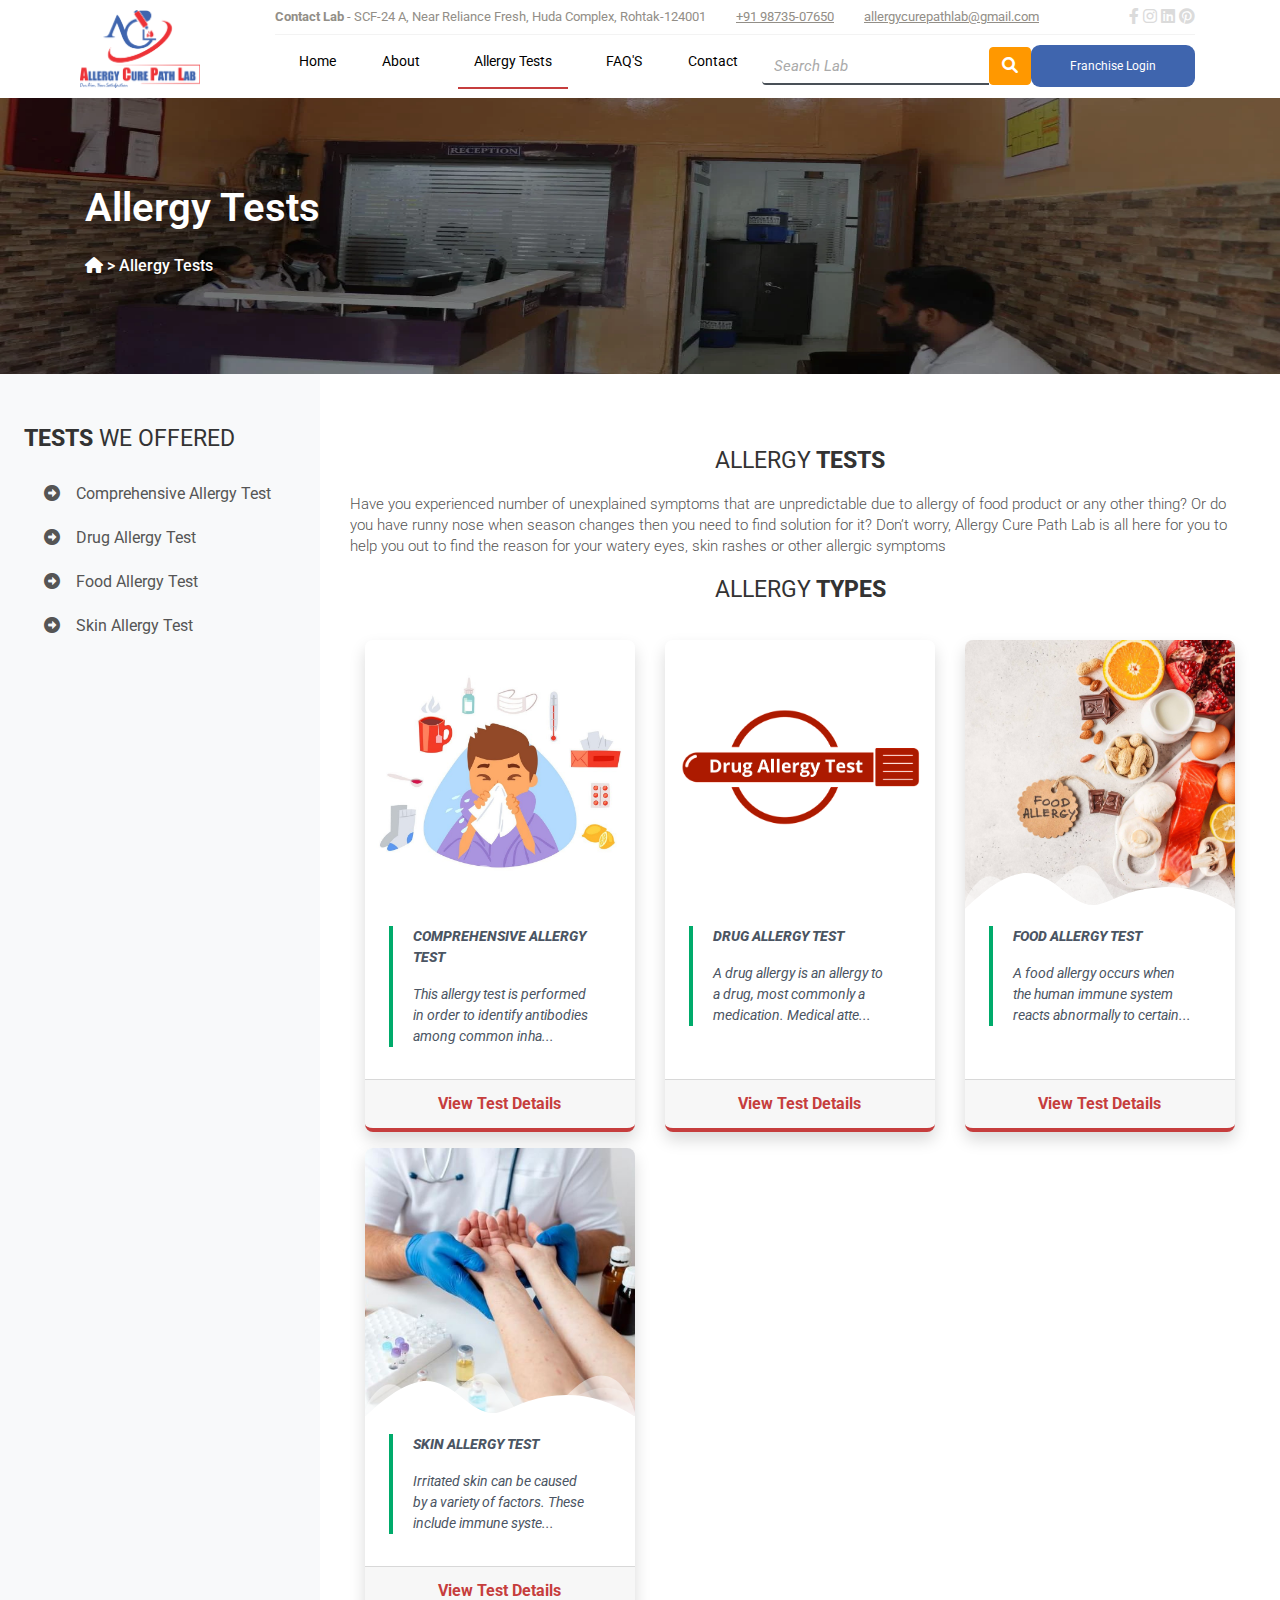
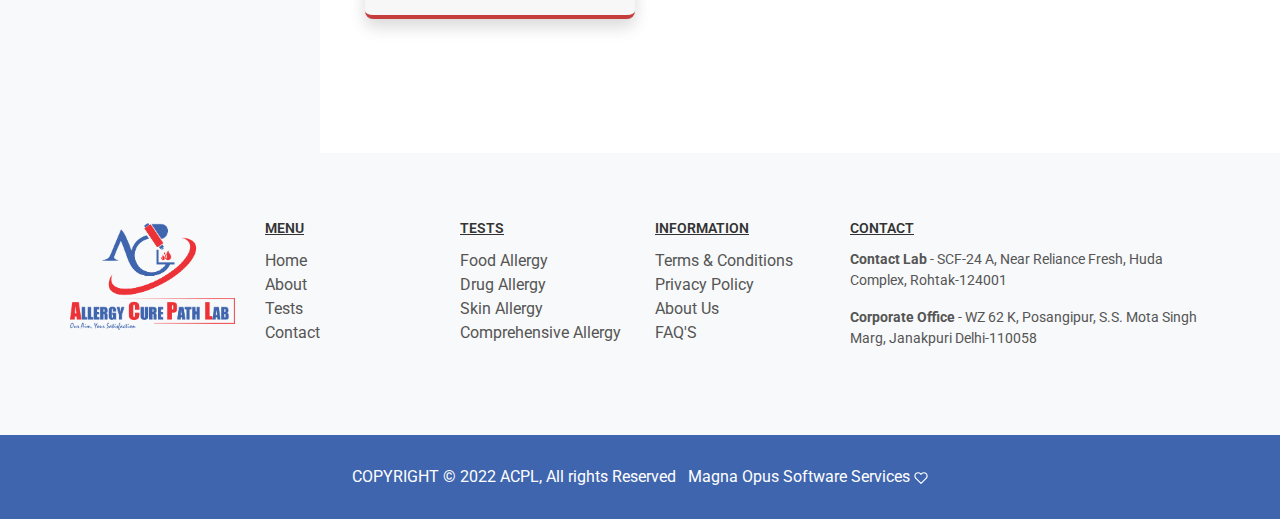
<file: allergy-test.html>
<!DOCTYPE html>
<html>
<head>

        <title>Skin Allergy Test | Food Allergy Test Lab in Rohtak | Drug Allergy Test - ACPL</title>
   <!--<title>Skin Allergy Test | Food Allergy Test Lab in Rohtak | Drug Allergy Test - ACPL </title>-->
    <meta http-equiv="Content-Type" content="text/html; charset=UTF-8">
    <meta http-equiv="X-UA-Compatible" content="IE=edge">
    <meta name="viewport" content="width=device-width,initial-scale=1.0,user-scalable=0,minimal-ui">
    <meta name="csrf-token" content="iWdXaiVKB4YfVy0MHrQ4IVNyiLLHmeKMwiXOsxnA">
    <link rel="canonical" href="https://allergycurepathlab.com/allergy-test">
    <meta name="robots" content="index, follow">
    <meta name="title" content="Skin Allergy Test | Food Allergy Test Lab in Rohtak | Drug Allergy Test - ACPL">
    <meta name="description" content="Allergy test">
    <!-- Open Graph / Facebook -->
    <meta property="og:type" content="Webpage">
    <meta property="og:url" content="https://allergycurepathlab.com/allergy-test">
    <meta property="og:title" content="Skin Allergy Test | Food Allergy Test Lab in Rohtak | Drug Allergy Test - ACPL">
    <meta property="og:description" content="Allergy test">
    <meta property="og:image" content="https://allergycurepathlab.com/images/img/site_logo.png">
    <meta name="google-site-verification" content="5u9XHSbaQA58eD-iMlqUxrcN1qjhEOuYo-xca8erH7w">

    <!-- jQuery library -->
    <script src="js/dist-jquery.slim.min.js"></script>

    <!-- Popper JS -->
    <script src="js/umd-popper.min.js"></script>

    <!-- Latest compiled JavaScript -->
    <script src="js/js-bootstrap.bundle.min.js"></script>
    <link href="https://fonts.googleapis.com/css2?family=Open+Sans:ital,wght@0,300;0,400;0,500;0,600;0,800;1,300;1,400;1,500;1,600;1,700;1,800&amp;family=Poppins:wght@700&amp;family=Roboto:ital,wght@1,100&amp;display=swap" rel="stylesheet">
    <link rel="stylesheet" href="https://cdnjs.cloudflare.com/ajax/libs/font-awesome/6.0.0/css/all.min.css" integrity="sha512-9usAa10IRO0HhonpyAIVpjrylPvoDwiPUiKdWk5t3PyolY1cOd4DSE0Ga+ri4AuTroPR5aQvXU9xC6qOPnzFeg==" crossorigin="anonymous" referrerpolicy="no-referrer">
    <link rel="stylesheet" href="https://cdn.jsdelivr.net/npm/bootstrap-icons@1.3.0/font/bootstrap-icons.css">
    <link rel="stylesheet" href="https://cdn.jsdelivr.net/npm/bootstrap@4.6.1/dist/css/bootstrap.min.css">
    <link rel="apple-touch-icon" href="favicons/ico-favicon-32x32.png">
    <link rel="shortcut icon" type="image/x-icon" href="favicons/logo-favicon.ico">
    <link href="https://fonts.googleapis.com/css2?family=Montserrat:ital,wght@0,300;0,400;0,500;0,600;1,400;1,500;1,600" rel="stylesheet">

    <link rel="stylesheet" href="css/css-new.css">
    <link rel="stylesheet" href="css/css-responsive.css">
<link rel="stylesheet" href="css/extensions-toastr.min.css">
   <link rel="stylesheet" href="css/extensions-sweetalert2.min.css">
    


    
    <!-- BEGIN: Page CSS-->
    
    

    
<link rel="stylesheet" href="css/css-owl.carousel.css">
<link rel="stylesheet" href="css/css-owl.theme.css">
<link rel="stylesheet" href="css/css-owl.theme.green.min.css">


    
    


<!-- Google tag (gtag.js) -->
<script async src="https://www.googletagmanager.com/gtag/js?id=G-1D6G1ZQJML"></script>
<script>
  window.dataLayer = window.dataLayer || [];
  function gtag(){dataLayer.push(arguments);}
  gtag('js', new Date());

  gtag('config', 'G-1D6G1ZQJML');
</script>


</head>



<body>
    <div id="fb-root"></div>
<script async defer crossorigin="anonymous" src="https://connect.facebook.net/en_GB/sdk.js#xfbml=1&amp;version=v14.0" nonce="ORppDTA3"></script>
<script src="https://cdn2.woxo.tech/a.js#62eca9d4ce106d085f2f25f0" async data-usrc>
</script>
<style type="text/css" src="https://cdnjs.cloudflare.com/ajax/libs/font-awesome/4.7.0/css/font-awesome.min.css"> </style>
<style>
.alert {
    position: relative;
    padding: 0.75rem 0.25rem;
    margin-bottom: 1rem;
    border: 1px solid transparent;
    border-radius: 0.25rem;
}
   
.alert-danger .btn-close {
  content: "X";
    color: #ea5455 !important;
}
.alert-dismissible .btn-close {
    position: absolute;
    top: 0;
    right: 0;
    z-index: 2;
    padding: 0.8875rem 1rem;
    border: none;
}
.alert-body span {
  padding-left: 12px !important;  
}

.btn-close:before {
    box-sizing: content-box;
    width: 0.75rem;
    height: 0.75rem;
    padding: 0.25em 0.75em;
    color: currentColor;
    content: "X" !important;
    border: 0;
    border-radius: 0.357rem;
    opacity: 0.4;
}

.alert button {
    margin: 0;
    font-family: inherit;
    line-height: initial !important;
}

    </style>
    <header id="header">
    <div class="container">
        <div class="row">
            <div class="menu col-md-2" style="padding: 10px;">
                <a href="allergycurepathlab.html"><img class="logo img-fluid" loading="lazy" src="images/img-site_logo.png" alt="logo"></a>
            </div>
            <div class="menu col-md-10">
                <div id="Top_bar">
                    <div id="Top_barInfo">
                        <p class="address"><b>Contact Lab</b> - SCF-24 A, Near Reliance Fresh, Huda Complex,
                            Rohtak-124001</p>

                        <p class="mobileNo" style="margin-left: 30px;"><a href="tel:+919873507650">+91 98735-07650</a>

                        </p>
                        <p class="mailID" style="margin-left: 30px;"><a href="mailto:allergycurepathlab@gmail.com">allergycurepathlab@gmail.com</a></p>
                    </div>
                    <div class="socials">
                        <a target="_blank" href="https://www.facebook.com/allergycurepathlab"> <i class="fa-brands fa-facebook-f"></i></a>
                        <a target="_blank" href="https://www.instagram.com/allergycurepathlab"> <i class="fa-brands fa-instagram"></i></a>
                        <a target="_blank" href="https://www.linkedin.com/in/allergy-cure-path-lab/"> <i class="fa-brands fa-linkedin"></i></a>
                        <a target="_blank" href="https://www.pinterest.com/allergycurepathlab/"> <i class="fa-brands fa-pinterest"></i></a>
                    </div>

                </div>

                <div class="MenuBox">
                    <nav class="navbar navbar-expand-md">
                        <button class="navbar-toggler" type="button" data-toggle="collapse" data-target="#collapsibleNavbar">
                            <span class="fa fa-bars" aria-hidden="true"></span>
                        </button>
                        <div class="collapse navbar-collapse justify-content-start" id="collapsibleNavbar">
                            <ul class="navbar-nav">
                                                                <li class="nav-item">
                                    <a class=" nav-link " href="index.html">Home</a>
                                </li>
                                <li class="nav-item">
                                    <a class=" nav-link " href="about-us.html">About</a>
                                </li>
                                <li class="nav-item">
                                    <a class=" btn_Menu " href="allergy-test.html">Allergy Tests</a>
                                </li>
                                <li class="nav-item">
                                    <a class=" nav-link " href="faqs.html">FAQ'S</a>
                                </li>
                                <li class="nav-item">
                                    <a class=" nav-link " href="contact-us.html">Contact</a>
                                </li>
                                <li class="nav-item" id="mobile_login">
                                    <a class=" nav-link " href="login.html">Login</a>
                                </li>
                            </ul>
                        </div>
                    </nav>
                    <div>
                        <form action="search_results.html" method="GET">
                            <input type="hidden" name="_token" value="ZNsBYMJrbogT3XMjatdSeu2mfsJlmdjkD2YbunsI">
                            <div class="input-group">
                                <!-- Search field for lab name -->
                                <input class="form-control topSearch" list="labnames" name="labname"
                                    placeholder="Search Lab" required>
                                <datalist id="labnames">
                                    <!-- Options will be dynamically inserted here -->
                                </datalist>

                                <!-- Submit button -->
                                <button id="findbtnTop" type="submit" class="btn btn-dangertop">
                                    <i class="fa fa-search" aria-hidden="true"></i>
                                </button>
                            </div>
                        </form>
                    </div>
                    <div>
                        <a class="Loginbtn_info" data-id="login.html" href="login.html">Franchise Login</a>
                    </div>
                </div>
            </div>
        </div>
    </div>
    
</header>    <!-- BEGIN: Content-->
    <div class="">


        <div class="content-wrapper">
            <div class="content-body">

                
                
<div class="bg_img" style="background-image: url('images/Team\ -bg.webp'); background-position: center center;">
    <div class="mainheading container">
        <p class="sitetitle" style="color: #fff;">Allergy Tests</p>
        <p class="lead" style="color: #fff;
            font-size: 16px;
            font-weight: 500;">
            <a href="allergycurepathlab.html"><i class="fas fa-home"></i></a><span> &gt; Allergy Tests</span>
        </p>
    </div>
</div>

<section id="sidebar">
    <div class="row m-0">
        <div class="col-md-3 bg-light py-5 px-4">
            <form action="" id="siderbarSearch" class="search d-none">
                <div class="p-1 bg-light rounded shadow-sm mb-1">
                    <div class="input-group">
                        <input type="search" placeholder="Search Lab" aria-describedby="button-addon1" class="form-control border-0 bg-light">
                        <div class="input-group-append">
                            <button id="button-addon1" type="submit" class="btn btn-link text-primary"><i class="fa fa-search"></i></button>
                        </div>
                    </div>
                </div>
            </form>
            <p class="cntr_title" style="text-align:left">Tests <span class="cntr_title-light">We Offered</span>
            <nav class="side-nav">
                <ul class="nav-menu">
                                        <li class="nav-item">
                        <a href="comprehensive-allergy-test.html">
                            <i class="fa-solid fa-circle-right"></i>
                            <span class="menu-text">Comprehensive Allergy Test</span>
                        </a>
                    </li>

                                        <li class="nav-item">
                        <a href="drug-allergy-test.html">
                            <i class="fa-solid fa-circle-right"></i>
                            <span class="menu-text">Drug Allergy Test</span>
                        </a>
                    </li>

                                        <li class="nav-item">
                        <a href="food-allergy-test.html">
                            <i class="fa-solid fa-circle-right"></i>
                            <span class="menu-text">Food Allergy Test</span>
                        </a>
                    </li>

                                        <li class="nav-item">
                        <a href="skin-allergy-test.html">
                            <i class="fa-solid fa-circle-right"></i>
                            <span class="menu-text">Skin Allergy Test</span>
                        </a>
                    </li>

                                    </ul>
            </nav>

            </p><div>

            </div>
        </div>
        <div class="col-md-9 allTests">
            <div class="container-fluid space">
                <div class="container">
                    <div>
                        <div>
                            <p class="cntr_title"><span class="cntr_title-light">Allergy</span> Tests
                            </p>
                            <p class="tag_Line" style="font-size:15px;text-align:left">Have you experienced number of
                                unexplained symptoms that are unpredictable due to
                                allergy of food product or any other thing? Or do you have runny nose when season
                                changes then you need to find solution for it? Don’t worry, Allergy Cure Path Lab is all
                                here
                                for you to help you out to find the reason for your watery eyes, skin rashes or other
                                allergic
                                symptoms</p>


                        </div>
                    </div>

                </div>
                <div class="container">
                    <div class="container-fluid">
                        <p class="cntr_title"><span class="cntr_title-light">Allergy</span> Types
                        </p>
                                                <div class="row row-cols-1 row-cols-md-3 g-4 py-3">
                                                                                    <div class="col col-md-6 col-lg-4 form-group">
                                <div class="card card-pink h-100 overflow-hidden shadow bg-white border-0 px-0">
                                    <div class="card-shape">
                                        <img src="images/Files-BN-2208061659761290.jpg" class="card-img-top" loading="lazy" alt="6">
                                        <div class="custom-shape-divider-bottom-1634717805">
                                            <svg data-name="Layer 1" xmlns="http://www.w3.org/2000/svg" viewbox="0 0 1200 120" preserveaspectratio="none">
                                                <path d="M0,0V46.29c47.79,22.2,103.59,32.17,158,28,70.36-5.37,136.33-33.31,206.8-37.5C438.64,32.43,512.34,53.67,583,72.05c69.27,18,138.3,24.88,209.4,13.08,36.15-6,69.85-17.84,104.45-29.34C989.49,25,1113-14.29,1200,52.47V0Z" opacity=".25" class="shape-fill"></path>
                                                <path d="M0,0V15.81C13,36.92,27.64,56.86,47.69,72.05,99.41,111.27,165,111,224.58,91.58c31.15-10.15,60.09-26.07,89.67-39.8,40.92-19,84.73-46,130.83-49.67,36.26-2.85,70.9,9.42,98.6,31.56,31.77,25.39,62.32,62,103.63,73,40.44,10.79,81.35-6.69,119.13-24.28s75.16-39,116.92-43.05c59.73-5.85,113.28,22.88,168.9,38.84,30.2,8.66,59,6.17,87.09-7.5,22.43-10.89,48-26.93,60.65-49.24V0Z" opacity=".5" class="shape-fill"></path>
                                                <path d="M0,0V5.63C149.93,59,314.09,71.32,475.83,42.57c43-7.64,84.23-20.12,127.61-26.46,59-8.63,112.48,12.24,165.56,35.4C827.93,77.22,886,95.24,951.2,90c86.53-7,172.46-45.71,248.8-84.81V0Z" class="shape-fill"></path>
                                            </svg>
                                        </div>
                                    </div>
                                    <div class="card-body">
                                        <blockquote>

                                            <p class="cntr_title">Comprehensive Allergy Test
                                            </p>
                                            <p class="font-italic mt-2 mb-6">
                                                This allergy test is performed in order to identify antibodies among common inha...
                                            </p>
                                        </blockquote>

                                    </div>
                                    <div class="card-footer">
                                        <a href="comprehensive-allergy-test.html">
                                            <p class="footerP mb-0 font-weight-bolder ">View Test Details</p>
                                        </a>
                                    </div>
                                </div>
                            </div>


                                                                                    <div class="col col-md-6 col-lg-4 form-group">
                                <div class="card card-pink h-100 overflow-hidden shadow bg-white border-0 px-0">
                                    <div class="card-shape">
                                        <img src="images/Files-BN-2208061659767207.png" class="card-img-top" loading="lazy" alt="5">
                                        <div class="custom-shape-divider-bottom-1634717805">
                                            <svg data-name="Layer 1" xmlns="http://www.w3.org/2000/svg" viewbox="0 0 1200 120" preserveaspectratio="none">
                                                <path d="M0,0V46.29c47.79,22.2,103.59,32.17,158,28,70.36-5.37,136.33-33.31,206.8-37.5C438.64,32.43,512.34,53.67,583,72.05c69.27,18,138.3,24.88,209.4,13.08,36.15-6,69.85-17.84,104.45-29.34C989.49,25,1113-14.29,1200,52.47V0Z" opacity=".25" class="shape-fill"></path>
                                                <path d="M0,0V15.81C13,36.92,27.64,56.86,47.69,72.05,99.41,111.27,165,111,224.58,91.58c31.15-10.15,60.09-26.07,89.67-39.8,40.92-19,84.73-46,130.83-49.67,36.26-2.85,70.9,9.42,98.6,31.56,31.77,25.39,62.32,62,103.63,73,40.44,10.79,81.35-6.69,119.13-24.28s75.16-39,116.92-43.05c59.73-5.85,113.28,22.88,168.9,38.84,30.2,8.66,59,6.17,87.09-7.5,22.43-10.89,48-26.93,60.65-49.24V0Z" opacity=".5" class="shape-fill"></path>
                                                <path d="M0,0V5.63C149.93,59,314.09,71.32,475.83,42.57c43-7.64,84.23-20.12,127.61-26.46,59-8.63,112.48,12.24,165.56,35.4C827.93,77.22,886,95.24,951.2,90c86.53-7,172.46-45.71,248.8-84.81V0Z" class="shape-fill"></path>
                                            </svg>
                                        </div>
                                    </div>
                                    <div class="card-body">
                                        <blockquote>

                                            <p class="cntr_title">Drug Allergy Test
                                            </p>
                                            <p class="font-italic mt-2 mb-6">
                                                A drug allergy is an allergy to a drug, most commonly a medication. Medical atte...
                                            </p>
                                        </blockquote>

                                    </div>
                                    <div class="card-footer">
                                        <a href="drug-allergy-test.html">
                                            <p class="footerP mb-0 font-weight-bolder ">View Test Details</p>
                                        </a>
                                    </div>
                                </div>
                            </div>


                                                                                    <div class="col col-md-6 col-lg-4 form-group">
                                <div class="card card-pink h-100 overflow-hidden shadow bg-white border-0 px-0">
                                    <div class="card-shape">
                                        <img src="images/Files-BN-2208061659766591.jpg" class="card-img-top" loading="lazy" alt="4">
                                        <div class="custom-shape-divider-bottom-1634717805">
                                            <svg data-name="Layer 1" xmlns="http://www.w3.org/2000/svg" viewbox="0 0 1200 120" preserveaspectratio="none">
                                                <path d="M0,0V46.29c47.79,22.2,103.59,32.17,158,28,70.36-5.37,136.33-33.31,206.8-37.5C438.64,32.43,512.34,53.67,583,72.05c69.27,18,138.3,24.88,209.4,13.08,36.15-6,69.85-17.84,104.45-29.34C989.49,25,1113-14.29,1200,52.47V0Z" opacity=".25" class="shape-fill"></path>
                                                <path d="M0,0V15.81C13,36.92,27.64,56.86,47.69,72.05,99.41,111.27,165,111,224.58,91.58c31.15-10.15,60.09-26.07,89.67-39.8,40.92-19,84.73-46,130.83-49.67,36.26-2.85,70.9,9.42,98.6,31.56,31.77,25.39,62.32,62,103.63,73,40.44,10.79,81.35-6.69,119.13-24.28s75.16-39,116.92-43.05c59.73-5.85,113.28,22.88,168.9,38.84,30.2,8.66,59,6.17,87.09-7.5,22.43-10.89,48-26.93,60.65-49.24V0Z" opacity=".5" class="shape-fill"></path>
                                                <path d="M0,0V5.63C149.93,59,314.09,71.32,475.83,42.57c43-7.64,84.23-20.12,127.61-26.46,59-8.63,112.48,12.24,165.56,35.4C827.93,77.22,886,95.24,951.2,90c86.53-7,172.46-45.71,248.8-84.81V0Z" class="shape-fill"></path>
                                            </svg>
                                        </div>
                                    </div>
                                    <div class="card-body">
                                        <blockquote>

                                            <p class="cntr_title">Food Allergy Test
                                            </p>
                                            <p class="font-italic mt-2 mb-6">
                                                A food allergy occurs when the human immune system reacts abnormally to certain...
                                            </p>
                                        </blockquote>

                                    </div>
                                    <div class="card-footer">
                                        <a href="food-allergy-test.html">
                                            <p class="footerP mb-0 font-weight-bolder ">View Test Details</p>
                                        </a>
                                    </div>
                                </div>
                            </div>


                                                                                    <div class="col col-md-6 col-lg-4 form-group">
                                <div class="card card-pink h-100 overflow-hidden shadow bg-white border-0 px-0">
                                    <div class="card-shape">
                                        <img src="images/Files-BN-2208061659767699.JPG" class="card-img-top" loading="lazy" alt="1">
                                        <div class="custom-shape-divider-bottom-1634717805">
                                            <svg data-name="Layer 1" xmlns="http://www.w3.org/2000/svg" viewbox="0 0 1200 120" preserveaspectratio="none">
                                                <path d="M0,0V46.29c47.79,22.2,103.59,32.17,158,28,70.36-5.37,136.33-33.31,206.8-37.5C438.64,32.43,512.34,53.67,583,72.05c69.27,18,138.3,24.88,209.4,13.08,36.15-6,69.85-17.84,104.45-29.34C989.49,25,1113-14.29,1200,52.47V0Z" opacity=".25" class="shape-fill"></path>
                                                <path d="M0,0V15.81C13,36.92,27.64,56.86,47.69,72.05,99.41,111.27,165,111,224.58,91.58c31.15-10.15,60.09-26.07,89.67-39.8,40.92-19,84.73-46,130.83-49.67,36.26-2.85,70.9,9.42,98.6,31.56,31.77,25.39,62.32,62,103.63,73,40.44,10.79,81.35-6.69,119.13-24.28s75.16-39,116.92-43.05c59.73-5.85,113.28,22.88,168.9,38.84,30.2,8.66,59,6.17,87.09-7.5,22.43-10.89,48-26.93,60.65-49.24V0Z" opacity=".5" class="shape-fill"></path>
                                                <path d="M0,0V5.63C149.93,59,314.09,71.32,475.83,42.57c43-7.64,84.23-20.12,127.61-26.46,59-8.63,112.48,12.24,165.56,35.4C827.93,77.22,886,95.24,951.2,90c86.53-7,172.46-45.71,248.8-84.81V0Z" class="shape-fill"></path>
                                            </svg>
                                        </div>
                                    </div>
                                    <div class="card-body">
                                        <blockquote>

                                            <p class="cntr_title">Skin Allergy Test
                                            </p>
                                            <p class="font-italic mt-2 mb-6">
                                                Irritated skin can be caused by a variety of factors. These include immune syste...
                                            </p>
                                        </blockquote>

                                    </div>
                                    <div class="card-footer">
                                        <a href="skin-allergy-test.html">
                                            <p class="footerP mb-0 font-weight-bolder ">View Test Details</p>
                                        </a>
                                    </div>
                                </div>
                            </div>


                                                    </div>
                        <div class="row row-cols-1 row-cols-md-12 g-4 py-3">
                            <ul class="nav tm-paging-links">
                                
                            </ul>
                        </div>
                        

                    </div>
                </div>
            </div>

        </div>
    </div>

    </section></div>
    </div>



            </div>
        
    
    <!-- End: Content-->

    
    <footer id="footer" class="footer bg-light">
    <!-- <div class="container-fluid">
        <div class="space container">
            <p class="cntr_title" style="text-align: left;">Our Social Media <span class="cntr_title-light"></span>
            </p>
            <div class="row">
                <div class="col-12 col-md col-lg-6">

                    <div class="fb-page" data-href="https://www.facebook.com/allergycurepathlab/" data-tabs="timeline"
                        data-width="" data-height="500px" data-small-header="true" data-adapt-container-width="true"
                        data-hide-cover="true" data-show-facepile="true">
                        <blockquote cite="https://www.facebook.com/allergycurepathlab/" class="fb-xfbml-parse-ignore"><a
                                href="https://www.facebook.com/allergycurepathlab/">Allergy Cure Path Lab</a>
                        </blockquote>
                    </div>

                </div>
                <div class="col-12 col-md col-lg-6">
                    <div class="footer__item">
                        <div data-mc-src="5f584c6d-1c63-4bec-9e64-6d288a8e7f26#null"></div>
                    </div>
                </div>
            </div>

        </div>
    </div> -->
    <div class="container-fluid">
        <div class="space container">
            <div class="row">
                <div class="col-12 col-sm-4 col-md-3 col-lg-2">
                    <div class="footer__item">
                        <a class="site-logo" href="allergycurepathlab.html">
                            <img class="img-fluid lazy loaded" src="images/img-site_logo.png" loading="lazy" alt="demo">
                        </a>
                    </div>
                </div>

                <div class="col-12 col-md-9 col-lg-6">
                    <div class="footer__item">
                        <nav id="footer__navigation" class="navigation">
                            <div class="row">
                                <div class="col-6 col-sm-4" id="footerMenu">
                                    <p class="title_h5">Menu</p>

                                    <ul>
                                        <li><a href="index.html">Home</a></li>
                                        <li><a href="about-us.html">About</a></li>
                                        <li><a href="allergy-test.html">Tests</a></li>
                                        <li><a href="contact-us.html">Contact</a></li>
                                    </ul>
                                </div>

                                <div class="col-6 col-sm-4" id="footerTests">
                                    <p class="title_h5">Tests</p>

                                    <ul>
                                        <li><a href="food-allergy-test.html">Food Allergy</a></li>
                                        <li><a href="drug-allergy-test.html">Drug Allergy</a></li>
                                        <li><a href="skin-allergy-test.html">Skin Allergy</a></li>                                   
                                        <li><a href="comprehensive-allergy-test.html">Comprehensive Allergy </a></li>

                                    </ul>
                                </div>

                                <div class="col-6 col-sm-4" id="footerinfo">
                                    <p class="title_h5">Information</p>

                                    <ul>
                                        <li><a href="terms-and-conditions.html">Terms &amp; Conditions</a></li>
                                        <li><a href="privacy-policy.html">Privacy Policy</a></li>
                                        <li><a href="about-us.html">About Us</a></li>
                                        <li><a href="faqs.html">FAQ'S</a></li>


                                    </ul>
                                </div>
                            </div>
                        </nav>
                    </div>
                </div>

                <div class="col-12 col-md col-lg-4">
                    <div class="footer__item">
                        <p class="title_h5">Contact</p>

                        <address>
                            <p>
                                <b>Contact Lab</b> - SCF-24 A, Near Reliance Fresh, Huda Complex, Rohtak-124001
                            </p>

                            <p><b>Corporate Office </b> - WZ 62 K, Posangipur, S.S. Mota Singh Marg, Janakpuri
                                Delhi-110058

                            </p>
                        </address>
                        <!-- <div class="fb-page" data-href="https://www.facebook.com/allergycurepathlab/"
                            data-tabs="timeline" data-width="" data-height="" data-small-header="false"
                            data-adapt-container-width="true" data-hide-cover="false" data-show-facepile="true">
                            <blockquote cite="https://www.facebook.com/allergycurepathlab/"
                                class="fb-xfbml-parse-ignore"><a
                                    href="https://www.facebook.com/allergycurepathlab/">Allergy Cure Path Lab</a>
                            </blockquote>
                        </div> -->
                        <!-- <div class="social-btns">
                             <a href="#"><i class="bi bi-facebook"></i></a>
                             <a href="#"><i class="bi bi-linkedin"></i></a>
                             <a href="#"><i class="bi bi-twitter"></i></i></a>
                         </div> -->

                        <!-- <iframe
                            src="https://www.facebook.com/plugins/page.php?href=https%3A%2F%2Fwww.facebook.com%2Ffacebook&tabs=timeline&width=340&height=300&small_header=true&adapt_container_width=false&hide_cover=false&show_facepile=true&appId"
                            width="100%" height="200" style="border:none;overflow:hidden" scrolling="no" frameborder="0"
                            allowfullscreen="true"
                            allow="autoplay; clipboard-write; encrypted-media; picture-in-picture; web-share"></iframe> -->
                    </div>
                </div>
            </div>

        </div>
    </div>
    <div class="copy-right-sec">
        <p class="clearfix mb-0" style="text-align: center">
            <span class="d-block d-md-inline-block">COPYRIGHT ©
                2022 <a class="ms-25" href="allergycurepathlab.html" target="_blank">ACPL</a>,
                <span class="d-sm-inline-block">All rights Reserved </span>
            </span>
            <span class="d-sm-inline-block"> <a href="https://www.magnaopussoftware.in">  Magna Opus
                    Software
                    Services <svg xmlns="http://www.w3.org/2000/svg" width="14" height="14" viewbox="0 0 24 24" fill="none" stroke="currentColor" stroke-width="2" stroke-linecap="round" stroke-linejoin="round" class="feather feather-heart">
                        <path d="M20.84 4.61a5.5 5.5 0 0 0-7.78 0L12 5.67l-1.06-1.06a5.5 5.5 0 0 0-7.78 7.78l1.06 1.06L12 21.23l7.78-7.78 1.06-1.06a5.5 5.5 0 0 0 0-7.78z">
                        </path>
                    </svg></a></span>

        </p>

    </div>
</footer>
    
    <!-- BEGIN: Vendor JS-->
    <script src="js/dist-aos.js"></script>
        <!-- END: Page Vendor JS-->
    <!-- BEGIN: Theme JS-->


            <!-- END: Theme JS-->
    <script src="js/7.0-pusher.min.js"></script>
    <script src="js/extensions-toastr.min.js"></script>

    <!-- BEGIN: Page JS-->
        <!-- END: Page JS-->

    
    <script type="text/javascript">
    $(window).on('load', function() {
        if (feather) {
            feather.replace({
                width: 14,
                height: 14
            });
        }
    })
    </script>
    <script src="js/js-vendors.min.js"></script>
    <script src="js/core-scripts.js"></script>
    <script src="js/js-owl.carousel.js"></script>
	 <script src="js/extensions-toastr.min.js"></script>
     <script src="js/extensions-sweetalert2.all.min.js"></script>
    <script>

        $(".owl-partners").owlCarousel({
            loop: true,
            autoPlay: true, //Set AutoPlay to 3 seconds
            navigation: false,
            nav: false,
            navigationText: false,
            pagination: true,
            paginationSpeed: 400,
            slideSpeed: 400,

            itemsCustom: [
                [0, 2],
                [768, 3],
                [1500, 5]
            ]
        });


/*
    document.addEventListener('DOMContentLoaded', function () {
        var lazyloadImages = document.querySelectorAll('img.lazy');
        var lazyloadThrottleTimeout;

        function lazyload() {
          if (lazyloadThrottleTimeout) {
            clearTimeout(lazyloadThrottleTimeout);
          }

          lazyloadThrottleTimeout = setTimeout(function () {
            var scrollTop = window.pageYOffset;
            lazyloadImages.forEach(function (img) {
              if (img.offsetTop < window.innerHeight + scrollTop) {
                img.src = img.dataset.src;
                img.classList.remove('lazy');
              }
            });
            if (lazyloadImages.length == 0) {
              document.removeEventListener('scroll', lazyload);
              window.removeEventListener('resize', lazyload);
              window.removeEventListener('orientationChange', lazyload);
            }
          }, 20);
        }

        document.addEventListener('scroll', lazyload);
        window.addEventListener('resize', lazyload);
        window.addEventListener('orientationChange', lazyload);
      });
      */

    //scripts

     AOS.init();

        $(document).ready(function() {
            var delay = 200;
            $('.default-form').on('submit', function(event) {
                
                event.preventDefault();
                var APP_URL = "https:\/\/allergycurepathlab.com";

                $.ajax({
                    type: 'POST',
                    url: APP_URL + "/book-test",
                    header: {
                        'X-CSRF-TOKEN': $('meta[name="csrf-token"]').attr('content')
                    },
                    data: new FormData(this),
                    dataType: 'JSON',
                    contentType: false,
                    cache: false,
                    processData: false,
                    beforeSend: function() {

                    },
                    success: function(data) {
                        setTimeout(function() {
                            $('.message_box_modal').html(data);
                        }, delay);
                        if (data.code == 401) {
                            
                            toastr['warning'](data.msg, 'Test Book', {
                                closeButton: true,
                                tapToDismiss: false,
                                rtl: $('html').attr('data-textdirection') === 'rtl'
                            });
                        } else {
                            toastr['success'](data.msg, 'Test Book', {
                                closeButton: true,
                                tapToDismiss: false,
                                rtl: $('html').attr('data-textdirection') === 'rtl'
                            });
                            $('.allergy_test_modal').modal('hide');
                            
                            $('form#lab-form').trigger("reset");

                            
                        }
                    },
                    error: function(data, e, ts, et) {  console.log(data); setTimeout(function() { $('.message_box_modal').html(data);}, delay);  $(".display-error").html("<ul>Error in uploading data!");
          $(".display-error").css("display","block"); }
                });

            });
        });

        $(document).on("click", ".Loginbtn_info", function(){
  var url=$(this).attr('data-id');
    console.log(url);
    event.preventDefault(); 
        Swal.fire({
        title: 'Are you sure ?',
        text: "You are registered as a laboratory",
        type: 'warning',
        showCancelButton: true,
        confirmButtonColor: '#3085d6',
        cancelButtonColor: '#d33',
        confirmButtonText: 'Yes!',
        confirmButtonClass: 'btn btn-primary',
        cancelButtonClass: 'btn btn-danger ml-1',
        buttonsStyling: false,
      }).then(function (result) {
        if (result.value) {
          window.location.href = url;
    return false; // for good measure
  }
      })
  });

    </script>

</body>

</html>
</file>
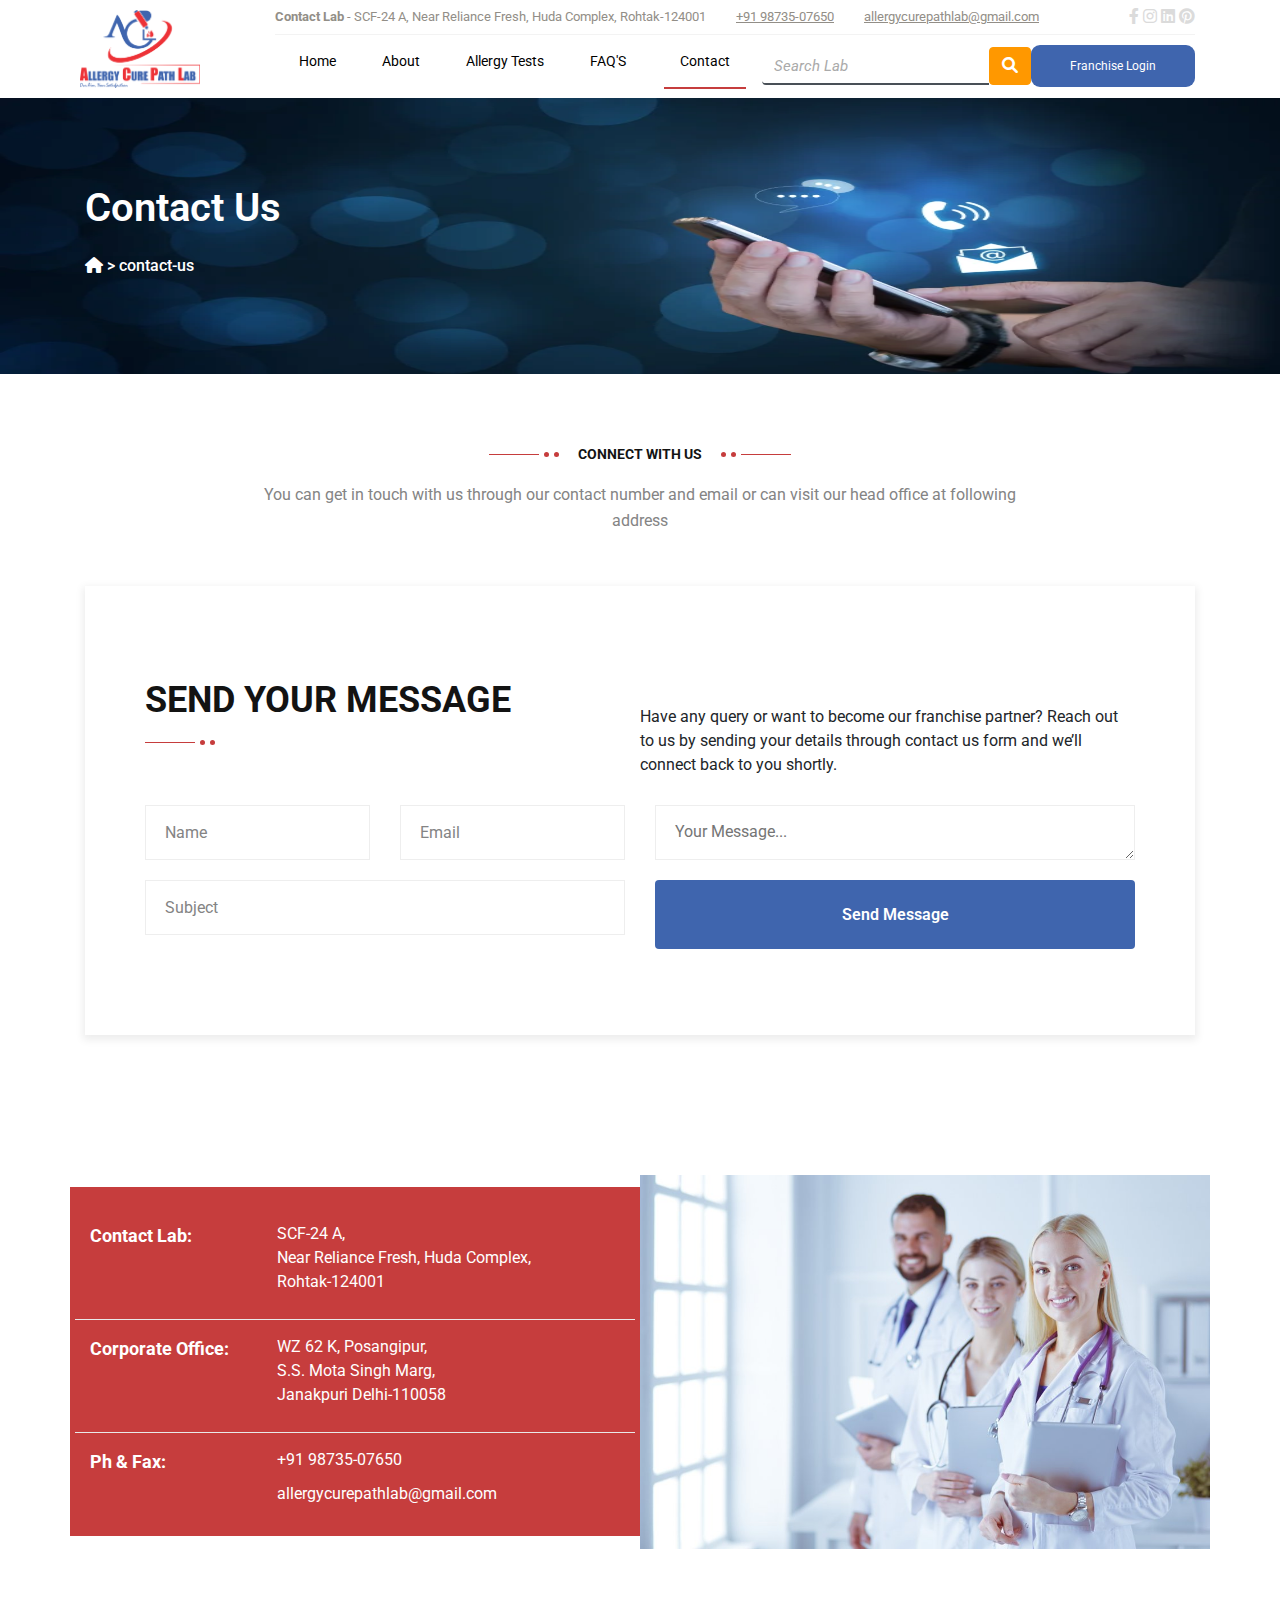
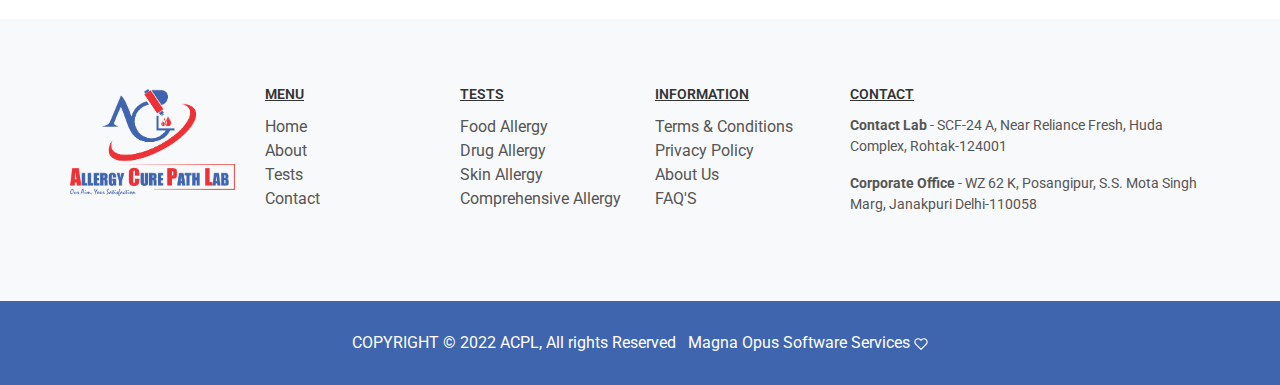
<file: contact-us.html>
<!DOCTYPE html>
<html>

<head>

    <title>Contact Us - ACPL</title>
    <!--<title>Contact Us - ACPL - ACPL </title>-->
    <meta http-equiv="Content-Type" content="text/html; charset=UTF-8">
    <meta http-equiv="X-UA-Compatible" content="IE=edge">
    <meta name="viewport" content="width=device-width,initial-scale=1.0,user-scalable=0,minimal-ui">
    <meta name="csrf-token" content="3iEBVtKFxiSou1SI8uss4K68q9XXKWH6Cer0AFTE">
    <link rel="canonical" href="https://allergycurepathlab.com/contact-us">
    <meta name="robots" content="index, follow">
    <meta name="title" content="Contact Us - ACPL">
    <meta name="description" content="You can get in touch with us through our contact number and email.">
    <!-- Open Graph / Facebook -->
    <meta property="og:type" content="Webpage">
    <meta property="og:url" content="https://allergycurepathlab.com/contact-us">
    <meta property="og:title" content="Contact Us - ACPL">
    <meta property="og:description" content="You can get in touch with us through our contact number and email.">
    <meta property="og:image" content="https://allergycurepathlab.com/images/img/site_logo.png">
    <meta name="google-site-verification" content="5u9XHSbaQA58eD-iMlqUxrcN1qjhEOuYo-xca8erH7w">

    <!-- jQuery library -->
    <script src="js/dist-jquery.slim.min.js"></script>

    <!-- Popper JS -->
    <script src="js/umd-popper.min.js"></script>

    <!-- Latest compiled JavaScript -->
    <script src="js/js-bootstrap.bundle.min.js"></script>
    <link
        href="https://fonts.googleapis.com/css2?family=Open+Sans:ital,wght@0,300;0,400;0,500;0,600;0,800;1,300;1,400;1,500;1,600;1,700;1,800&amp;family=Poppins:wght@700&amp;family=Roboto:ital,wght@1,100&amp;display=swap"
        rel="stylesheet">
    <link rel="stylesheet" href="https://cdnjs.cloudflare.com/ajax/libs/font-awesome/6.0.0/css/all.min.css"
        integrity="sha512-9usAa10IRO0HhonpyAIVpjrylPvoDwiPUiKdWk5t3PyolY1cOd4DSE0Ga+ri4AuTroPR5aQvXU9xC6qOPnzFeg=="
        crossorigin="anonymous" referrerpolicy="no-referrer">
    <link rel="stylesheet" href="https://cdn.jsdelivr.net/npm/bootstrap-icons@1.3.0/font/bootstrap-icons.css">
    <link rel="stylesheet" href="https://cdn.jsdelivr.net/npm/bootstrap@4.6.1/dist/css/bootstrap.min.css">
    <link rel="apple-touch-icon" href="favicons/ico-favicon-32x32.png">
    <link rel="shortcut icon" type="image/x-icon" href="favicons/logo-favicon.ico">
    <link href="https://fonts.googleapis.com/css2?family=Montserrat:ital,wght@0,300;0,400;0,500;0,600;1,400;1,500;1,600"
        rel="stylesheet">

    <link rel="stylesheet" href="css/css-new.css">
    <link rel="stylesheet" href="css/css-responsive.css">
    <link rel="stylesheet" href="css/extensions-toastr.min.css">
    <link rel="stylesheet" href="css/extensions-sweetalert2.min.css">




    <!-- BEGIN: Page CSS-->




    <link rel="stylesheet" href="css/css-owl.carousel.css">
    <link rel="stylesheet" href="css/css-owl.theme.css">
    <link rel="stylesheet" href="css/css-owl.theme.green.min.css">






    <!-- Google tag (gtag.js) -->
    <script async src="https://www.googletagmanager.com/gtag/js?id=G-1D6G1ZQJML"></script>
    <script>
        window.dataLayer = window.dataLayer || [];
        function gtag() { dataLayer.push(arguments); }
        gtag('js', new Date());

        gtag('config', 'G-1D6G1ZQJML');
    </script>


</head>



<body>
    <div id="fb-root"></div>
    <script async defer crossorigin="anonymous"
        src="https://connect.facebook.net/en_GB/sdk.js#xfbml=1&amp;version=v14.0" nonce="ORppDTA3"></script>
    <script src="https://cdn2.woxo.tech/a.js#62eca9d4ce106d085f2f25f0" async data-usrc>
    </script>
    <style type="text/css" src="https://cdnjs.cloudflare.com/ajax/libs/font-awesome/4.7.0/css/font-awesome.min.css">
    </style>
    <style>
        .alert {
            position: relative;
            padding: 0.75rem 0.25rem;
            margin-bottom: 1rem;
            border: 1px solid transparent;
            border-radius: 0.25rem;
        }

        .alert-danger .btn-close {
            content: "X";
            color: #ea5455 !important;
        }

        .alert-dismissible .btn-close {
            position: absolute;
            top: 0;
            right: 0;
            z-index: 2;
            padding: 0.8875rem 1rem;
            border: none;
        }

        .alert-body span {
            padding-left: 12px !important;
        }

        .btn-close:before {
            box-sizing: content-box;
            width: 0.75rem;
            height: 0.75rem;
            padding: 0.25em 0.75em;
            color: currentColor;
            content: "X" !important;
            border: 0;
            border-radius: 0.357rem;
            opacity: 0.4;
        }

        .alert button {
            margin: 0;
            font-family: inherit;
            line-height: initial !important;
        }
    </style>
    <header id="header">
        <div class="container">
            <div class="row">
                <div class="menu col-md-2" style="padding: 10px;">
                    <a href="allergycurepathlab.html"><img class="logo img-fluid" loading="lazy"
                            src="images/img-site_logo.png" alt="logo"></a>
                </div>
                <div class="menu col-md-10">
                    <div id="Top_bar">
                        <div id="Top_barInfo">
                            <p class="address"><b>Contact Lab</b> - SCF-24 A, Near Reliance Fresh, Huda Complex,
                                Rohtak-124001</p>

                            <p class="mobileNo" style="margin-left: 30px;"><a href="tel:+919873507650">+91
                                    98735-07650</a>

                            </p>
                            <p class="mailID" style="margin-left: 30px;"><a
                                    href="mailto:allergycurepathlab@gmail.com">allergycurepathlab@gmail.com</a></p>
                        </div>
                        <div class="socials">
                            <a target="_blank" href="https://www.facebook.com/allergycurepathlab"> <i
                                    class="fa-brands fa-facebook-f"></i></a>
                            <a target="_blank" href="https://www.instagram.com/allergycurepathlab"> <i
                                    class="fa-brands fa-instagram"></i></a>
                            <a target="_blank" href="https://www.linkedin.com/in/allergy-cure-path-lab/"> <i
                                    class="fa-brands fa-linkedin"></i></a>
                            <a target="_blank" href="https://www.pinterest.com/allergycurepathlab/"> <i
                                    class="fa-brands fa-pinterest"></i></a>
                        </div>

                    </div>

                    <div class="MenuBox">
                        <nav class="navbar navbar-expand-md">
                            <button class="navbar-toggler" type="button" data-toggle="collapse"
                                data-target="#collapsibleNavbar">
                                <span class="fa fa-bars" aria-hidden="true"></span>
                            </button>
                            <div class="collapse navbar-collapse justify-content-start" id="collapsibleNavbar">
                                <ul class="navbar-nav">
                                    <li class="nav-item">
                                        <a class=" nav-link " href="index.html">Home</a>
                                    </li>
                                    <li class="nav-item">
                                        <a class=" nav-link " href="about-us.html">About</a>
                                    </li>
                                    <li class="nav-item">
                                        <a class=" nav-link " href="allergy-test.html">Allergy Tests</a>
                                    </li>
                                    <li class="nav-item">
                                        <a class=" nav-link " href="faqs.html">FAQ'S</a>
                                    </li>
                                    <li class="nav-item">
                                        <a class=" btn_Menu " href="contact-us.html">Contact</a>
                                    </li>
                                    <li class="nav-item" id="mobile_login">
                                        <a class=" nav-link " href="login.html">Login</a>
                                    </li>
                                </ul>
                            </div>
                        </nav>
                        <div>
                            <form action="search_results.html" method="GET">
                                <input type="hidden" name="_token" value="ZNsBYMJrbogT3XMjatdSeu2mfsJlmdjkD2YbunsI">
                                <div class="input-group">
                                    <!-- Search field for lab name -->
                                    <input class="form-control topSearch" list="labnames" name="labname"
                                        placeholder="Search Lab" required>
                                    <datalist id="labnames">
                                        <!-- Options will be dynamically inserted here -->
                                    </datalist>

                                    <!-- Submit button -->
                                    <button id="findbtnTop" type="submit" class="btn btn-dangertop">
                                        <i class="fa fa-search" aria-hidden="true"></i>
                                    </button>
                                </div>
                            </form>
                        </div>
                        <div>
                            <a class="Loginbtn_info" data-id="login.html" href="login.html">Franchise Login</a>
                        </div>
                    </div>
                </div>
            </div>
        </div>

    </header> <!-- BEGIN: Content-->
    <div class="">


        <div class="content-wrapper">
            <div class="content-body">



                <div class="bg_img"
                    style="background-image: url('images/contact-bg.webp');background-position: center center;">
                    <div class="mainheading container">
                        <p class="sitetitle" style="color: #fff;">Contact Us</p>
                        <p class="lead" style="color: #fff;
            font-size: 16px;
            font-weight: 500;">
                            <a href="allergycurepathlab.html"><i class="fas fa-home"></i></a><span> &gt;
                                contact-us</span>
                        </p>
                    </div>
                </div>
                <section class="space contact-info-area">
                    <div class="container">
                        <div class="sec-title-style1 text-center max-width">

                            <div class="text">
                                <div class="decor-left"><span></span></div>
                                <p>Connect With Us</p>
                                <div class="decor-right"><span></span></div>
                            </div>
                            <div class="bottom-text">
                                <p>You can get in touch with us through our contact number and email or can visit our
                                    head office at
                                    following address
                                </p>
                            </div>
                        </div>
                        <div class="row">
                            <div class="col-xl-12 col-lg-12 col-md-12 col-sm-12">
                                <div class="contact-form">
                                    <div class="row">
                                        <div class="col-xl-12">
                                            <div class="sec-title-style1 float-left">
                                                <div class="title">Send Your Message</div>
                                                <div class="text">
                                                    <div class="decor-left"><span></span></div>
                                                    <!-- <p>Contact Form</p> -->
                                                </div>
                                            </div>
                                            <div class="text-box float-right">
                                                <p>Have any query or want to become our franchise partner? Reach out to
                                                    us by sending
                                                    your details through contact us form and we’ll connect back to you
                                                    shortly.


                                                </p>
                                            </div>
                                        </div>
                                    </div>
                                    <div class="inner-box">
                                        <form id="contact-form" method="POST"
                                            action="https://allergycurepathlab.com/contact">
                                            <input type="hidden" name="_token"
                                                value="3iEBVtKFxiSou1SI8uss4K68q9XXKWH6Cer0AFTE">
                                            <div class="row">
                                                <div class="col-xl-6 col-lg-12">
                                                    <div class="row">
                                                        <div class="col-xl-6">
                                                            <div class="input-box">
                                                                <input type="text" name="name" value=""
                                                                    placeholder="Name" required="">
                                                            </div>

                                                        </div>
                                                        <div class="col-xl-6">
                                                            <div class="input-box">
                                                                <input type="email" name="email" value=""
                                                                    placeholder="Email" required="">
                                                            </div>

                                                        </div>
                                                    </div>
                                                    <div class="row">
                                                        <div class="col-xl-12">
                                                            <div class="input-box">
                                                                <input type="text" name="subject" value=""
                                                                    placeholder="Subject" required>
                                                            </div>
                                                        </div>
                                                    </div>
                                                </div>
                                                <div class="col-xl-6 col-lg-12">
                                                    <div class="input-box">
                                                        <textarea name="message" placeholder="Your Message..."
                                                            required></textarea>
                                                    </div>
                                                    <input type="hidden" name="category" value="Contact Form">
                                                    <div class="button-box">
                                                        <button class="btn" type="submit"
                                                            data-loading-text="Please wait...">Send
                                                            Message<span class="flaticon-next"></span></button>
                                                    </div>
                                                </div>
                                            </div>
                                        </form>
                                    </div>
                                </div>
                            </div>

                        </div>
                    </div>
                </section>
                <section class="space contact-address-area">
                    <div class="container">

                        <div class="contact-address-box row">

                            <!--Start Single Contact Address Box-->
                            <div class="col-md-6 col-lg-6 col-xl-6 single-contact-address-box main-branch">

                                <div class="row inner">
                                    <div class="col-lg-4">
                                        <div class="title">
                                            <p>Contact Lab:</p>
                                        </div>
                                    </div>
                                    <div class="col-lg-8">
                                        <div class="text">
                                            <p>SCF-24 A,<br> Near Reliance Fresh, Huda Complex, <br>Rohtak-124001</p>
                                        </div>
                                    </div>
                                </div>
                                <div class="row inner">
                                    <div class="col-lg-4">
                                        <div class="title">
                                            <p>Corporate Office:</p>
                                        </div>
                                    </div>
                                    <div class="col-lg-8">
                                        <div class="text">
                                            <p>WZ 62 K, Posangipur,<br> S.S. Mota Singh Marg,<br> Janakpuri Delhi-110058
                                            </p>
                                        </div>
                                    </div>
                                </div>
                                <div class="row inner">
                                    <div class="col-lg-4">
                                        <div class="title">
                                            <p>Ph &amp; Fax:</p>
                                        </div>
                                    </div>
                                    <div class="col-lg-8">
                                        <div class="text">
                                            <p>+91 98735-07650</p>
                                            <p>allergycurepathlab@gmail.com</p>
                                        </div>
                                    </div>
                                </div>
                            </div>
                            <!--End Single Contact Address Box-->
                            <!--Start Single Contact Address Box-->
                            <div class="col-md-6 col-lg-6 col-xl-6 single-contact-address-box text-center">
                                <img class="img-fluid" src="images/img-contact.jpg" alt="logo" loading="lazy">
                            </div>
                            <!--End Single Contact Address Box-->

                        </div>






                    </div>
                </section>
            </div>
        </div>
        <!-- End: Content-->


        <footer id="footer" class="footer bg-light">
            <!-- <div class="container-fluid">
        <div class="space container">
            <p class="cntr_title" style="text-align: left;">Our Social Media <span class="cntr_title-light"></span>
            </p>
            <div class="row">
                <div class="col-12 col-md col-lg-6">

                    <div class="fb-page" data-href="https://www.facebook.com/allergycurepathlab/" data-tabs="timeline"
                        data-width="" data-height="500px" data-small-header="true" data-adapt-container-width="true"
                        data-hide-cover="true" data-show-facepile="true">
                        <blockquote cite="https://www.facebook.com/allergycurepathlab/" class="fb-xfbml-parse-ignore"><a
                                href="https://www.facebook.com/allergycurepathlab/">Allergy Cure Path Lab</a>
                        </blockquote>
                    </div>

                </div>
                <div class="col-12 col-md col-lg-6">
                    <div class="footer__item">
                        <div data-mc-src="5f584c6d-1c63-4bec-9e64-6d288a8e7f26#null"></div>
                    </div>
                </div>
            </div>

        </div>
    </div> -->
            <div class="container-fluid">
                <div class="space container">
                    <div class="row">
                        <div class="col-12 col-sm-4 col-md-3 col-lg-2">
                            <div class="footer__item">
                                <a class="site-logo" href="allergycurepathlab.html">
                                    <img class="img-fluid lazy loaded" src="images/img-site_logo.png" loading="lazy"
                                        alt="demo">
                                </a>
                            </div>
                        </div>

                        <div class="col-12 col-md-9 col-lg-6">
                            <div class="footer__item">
                                <nav id="footer__navigation" class="navigation">
                                    <div class="row">
                                        <div class="col-6 col-sm-4" id="footerMenu">
                                            <p class="title_h5">Menu</p>

                                            <ul>
                                                <li><a href="index.html">Home</a></li>
                                                <li><a href="about-us.html">About</a></li>
                                                <li><a href="allergy-test.html">Tests</a></li>
                                                <li><a href="contact-us.html">Contact</a></li>
                                            </ul>
                                        </div>

                                        <div class="col-6 col-sm-4" id="footerTests">
                                            <p class="title_h5">Tests</p>

                                            <ul>
                                                <li><a href="food-allergy-test.html">Food Allergy</a></li>
                                                <li><a href="drug-allergy-test.html">Drug Allergy</a></li>
                                                <li><a href="skin-allergy-test.html">Skin Allergy</a></li>
                                                <li><a href="comprehensive-allergy-test.html">Comprehensive Allergy </a>
                                                </li>

                                            </ul>
                                        </div>

                                        <div class="col-6 col-sm-4" id="footerinfo">
                                            <p class="title_h5">Information</p>

                                            <ul>
                                                <li><a href="terms-and-conditions.html">Terms &amp; Conditions</a></li>
                                                <li><a href="privacy-policy.html">Privacy Policy</a></li>
                                                <li><a href="about-us.html">About Us</a></li>
                                                <li><a href="faqs.html">FAQ'S</a></li>


                                            </ul>
                                        </div>
                                    </div>
                                </nav>
                            </div>
                        </div>

                        <div class="col-12 col-md col-lg-4">
                            <div class="footer__item">
                                <p class="title_h5">Contact</p>

                                <address>
                                    <p>
                                        <b>Contact Lab</b> - SCF-24 A, Near Reliance Fresh, Huda Complex, Rohtak-124001
                                    </p>

                                    <p><b>Corporate Office </b> - WZ 62 K, Posangipur, S.S. Mota Singh Marg, Janakpuri
                                        Delhi-110058

                                    </p>
                                </address>
                                <!-- <div class="fb-page" data-href="https://www.facebook.com/allergycurepathlab/"
                            data-tabs="timeline" data-width="" data-height="" data-small-header="false"
                            data-adapt-container-width="true" data-hide-cover="false" data-show-facepile="true">
                            <blockquote cite="https://www.facebook.com/allergycurepathlab/"
                                class="fb-xfbml-parse-ignore"><a
                                    href="https://www.facebook.com/allergycurepathlab/">Allergy Cure Path Lab</a>
                            </blockquote>
                        </div> -->
                                <!-- <div class="social-btns">
                             <a href="#"><i class="bi bi-facebook"></i></a>
                             <a href="#"><i class="bi bi-linkedin"></i></a>
                             <a href="#"><i class="bi bi-twitter"></i></i></a>
                         </div> -->

                                <!-- <iframe
                            src="https://www.facebook.com/plugins/page.php?href=https%3A%2F%2Fwww.facebook.com%2Ffacebook&tabs=timeline&width=340&height=300&small_header=true&adapt_container_width=false&hide_cover=false&show_facepile=true&appId"
                            width="100%" height="200" style="border:none;overflow:hidden" scrolling="no" frameborder="0"
                            allowfullscreen="true"
                            allow="autoplay; clipboard-write; encrypted-media; picture-in-picture; web-share"></iframe> -->
                            </div>
                        </div>
                    </div>

                </div>
            </div>
            <div class="copy-right-sec">
                <p class="clearfix mb-0" style="text-align: center">
                    <span class="d-block d-md-inline-block">COPYRIGHT ©
                        2022 <a class="ms-25" href="allergycurepathlab.html" target="_blank">ACPL</a>,
                        <span class="d-sm-inline-block">All rights Reserved </span>
                    </span>
                    <span class="d-sm-inline-block"> <a href="https://www.magnaopussoftware.in">  Magna Opus
                            Software
                            Services <svg xmlns="http://www.w3.org/2000/svg" width="14" height="14" viewbox="0 0 24 24"
                                fill="none" stroke="currentColor" stroke-width="2" stroke-linecap="round"
                                stroke-linejoin="round" class="feather feather-heart">
                                <path
                                    d="M20.84 4.61a5.5 5.5 0 0 0-7.78 0L12 5.67l-1.06-1.06a5.5 5.5 0 0 0-7.78 7.78l1.06 1.06L12 21.23l7.78-7.78 1.06-1.06a5.5 5.5 0 0 0 0-7.78z">
                                </path>
                            </svg></a></span>

                </p>

            </div>
        </footer>

        <!-- BEGIN: Vendor JS-->
        <script src="js/dist-aos.js"></script>
        <!-- END: Page Vendor JS-->
        <!-- BEGIN: Theme JS-->


        <!-- END: Theme JS-->
        <script src="js/7.0-pusher.min.js"></script>
        <script src="js/extensions-toastr.min.js"></script>

        <!-- BEGIN: Page JS-->
        <!-- END: Page JS-->


        <script type="text/javascript">
            $(window).on('load', function () {
                if (feather) {
                    feather.replace({
                        width: 14,
                        height: 14
                    });
                }
            })
        </script>
        <script src="js/js-vendors.min.js"></script>
        <script src="js/core-scripts.js"></script>
        <script src="js/js-owl.carousel.js"></script>
        <script src="js/extensions-toastr.min.js"></script>
        <script src="js/extensions-sweetalert2.all.min.js"></script>
        <script>

            $(".owl-partners").owlCarousel({
                loop: true,
                autoPlay: true, //Set AutoPlay to 3 seconds
                navigation: false,
                nav: false,
                navigationText: false,
                pagination: true,
                paginationSpeed: 400,
                slideSpeed: 400,

                itemsCustom: [
                    [0, 2],
                    [768, 3],
                    [1500, 5]
                ]
            });


            /*
                document.addEventListener('DOMContentLoaded', function () {
                    var lazyloadImages = document.querySelectorAll('img.lazy');
                    var lazyloadThrottleTimeout;
            
                    function lazyload() {
                      if (lazyloadThrottleTimeout) {
                        clearTimeout(lazyloadThrottleTimeout);
                      }
            
                      lazyloadThrottleTimeout = setTimeout(function () {
                        var scrollTop = window.pageYOffset;
                        lazyloadImages.forEach(function (img) {
                          if (img.offsetTop < window.innerHeight + scrollTop) {
                            img.src = img.dataset.src;
                            img.classList.remove('lazy');
                          }
                        });
                        if (lazyloadImages.length == 0) {
                          document.removeEventListener('scroll', lazyload);
                          window.removeEventListener('resize', lazyload);
                          window.removeEventListener('orientationChange', lazyload);
                        }
                      }, 20);
                    }
            
                    document.addEventListener('scroll', lazyload);
                    window.addEventListener('resize', lazyload);
                    window.addEventListener('orientationChange', lazyload);
                  });
                  */

            //scripts

            AOS.init();

            $(document).ready(function () {
                var delay = 200;
                $('.default-form').on('submit', function (event) {

                    event.preventDefault();
                    var APP_URL = "https:\/\/allergycurepathlab.com";

                    $.ajax({
                        type: 'POST',
                        url: APP_URL + "/book-test",
                        header: {
                            'X-CSRF-TOKEN': $('meta[name="csrf-token"]').attr('content')
                        },
                        data: new FormData(this),
                        dataType: 'JSON',
                        contentType: false,
                        cache: false,
                        processData: false,
                        beforeSend: function () {

                        },
                        success: function (data) {
                            setTimeout(function () {
                                $('.message_box_modal').html(data);
                            }, delay);
                            if (data.code == 401) {

                                toastr['warning'](data.msg, 'Test Book', {
                                    closeButton: true,
                                    tapToDismiss: false,
                                    rtl: $('html').attr('data-textdirection') === 'rtl'
                                });
                            } else {
                                toastr['success'](data.msg, 'Test Book', {
                                    closeButton: true,
                                    tapToDismiss: false,
                                    rtl: $('html').attr('data-textdirection') === 'rtl'
                                });
                                $('.allergy_test_modal').modal('hide');

                                $('form#lab-form').trigger("reset");


                            }
                        },
                        error: function (data, e, ts, et) {
                            console.log(data); setTimeout(function () { $('.message_box_modal').html(data); }, delay); $(".display-error").html("<ul>Error in uploading data!");
                            $(".display-error").css("display", "block");
                        }
                    });

                });
            });

            $(document).on("click", ".Loginbtn_info", function () {
                var url = $(this).attr('data-id');
                console.log(url);
                event.preventDefault();
                Swal.fire({
                    title: 'Are you sure ?',
                    text: "You are registered as a laboratory",
                    type: 'warning',
                    showCancelButton: true,
                    confirmButtonColor: '#3085d6',
                    cancelButtonColor: '#d33',
                    confirmButtonText: 'Yes!',
                    confirmButtonClass: 'btn btn-primary',
                    cancelButtonClass: 'btn btn-danger ml-1',
                    buttonsStyling: false,
                }).then(function (result) {
                    if (result.value) {
                        window.location.href = url;
                        return false; // for good measure
                    }
                })
            });

        </script>

    </div>
</body>

</html>
</file>
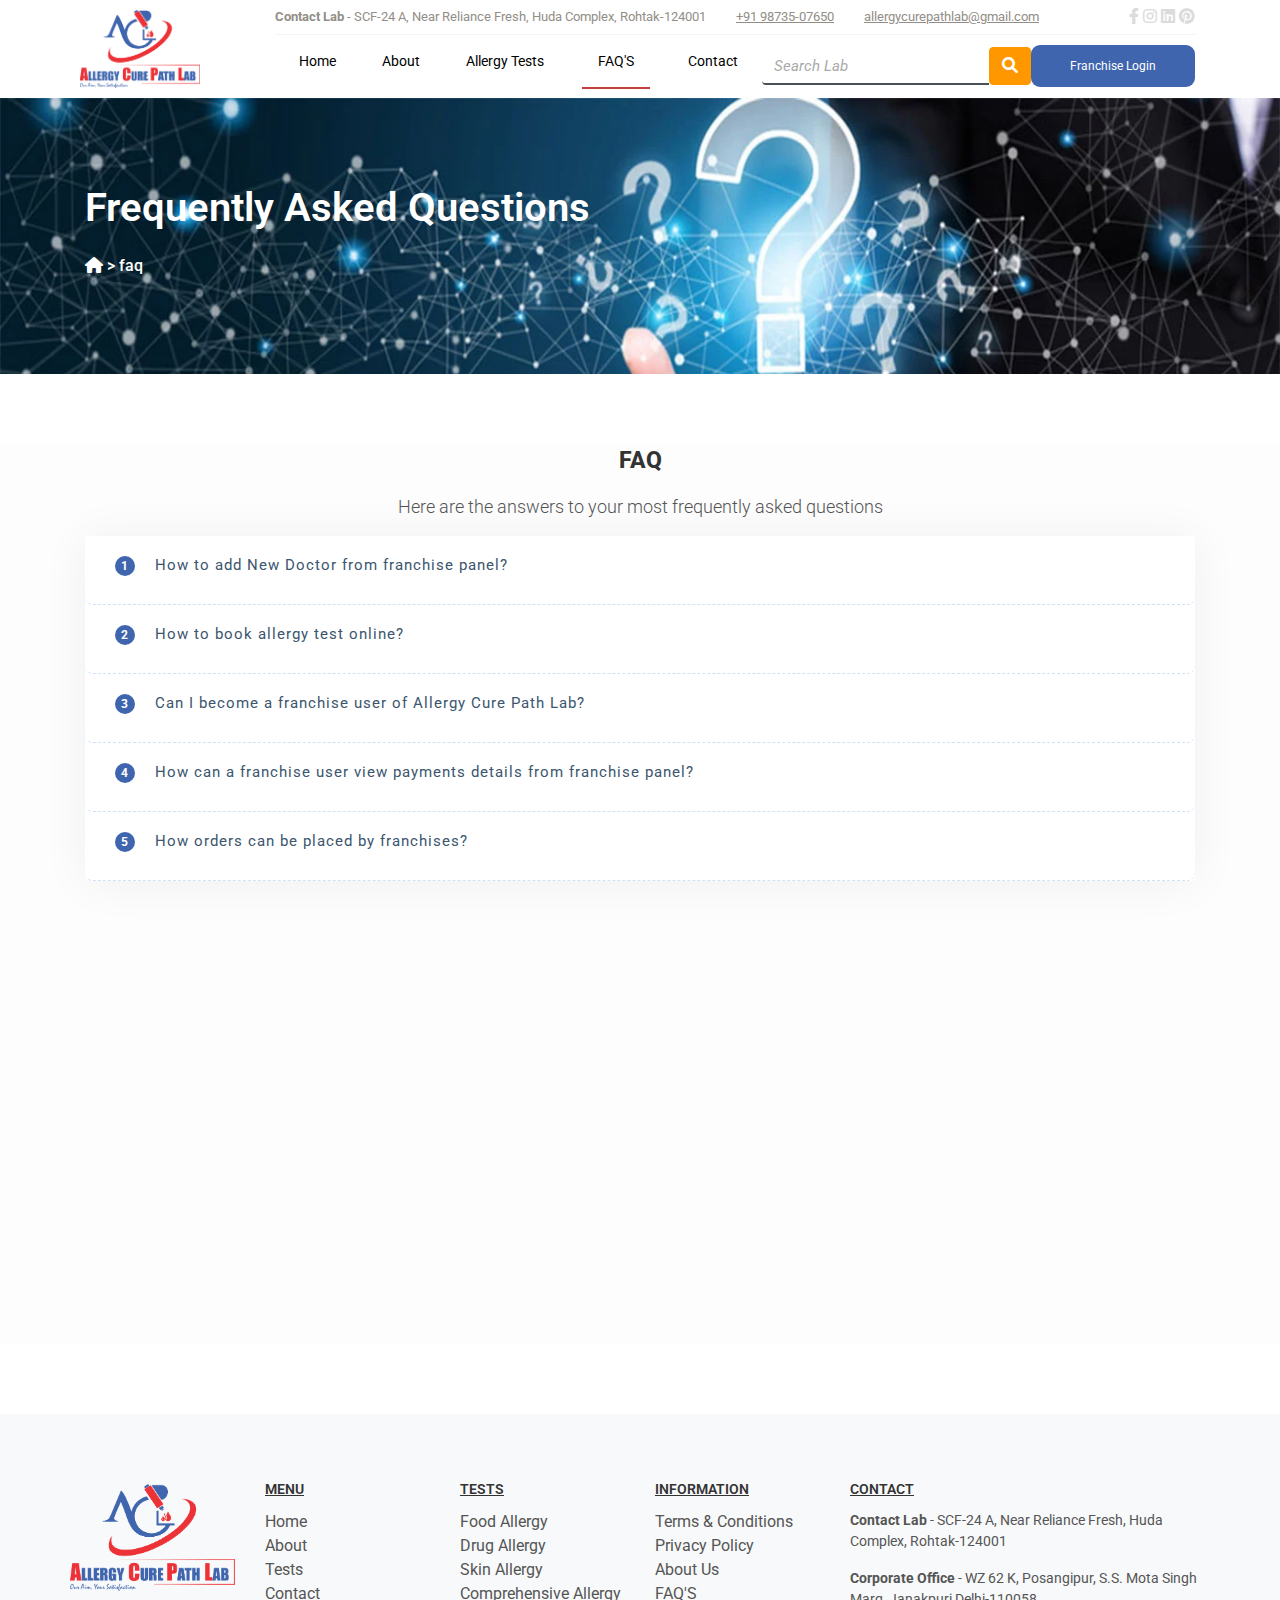
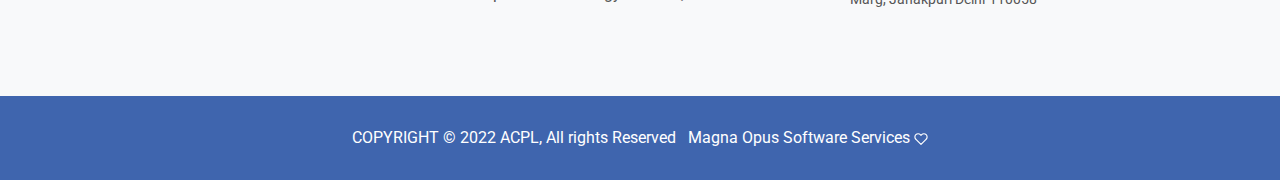
<file: faqs.html>
<!DOCTYPE html>
<html>

<head>

    <title>FAQ or Frequently Asked Questions - ACPL</title>
    <!--<title>FAQ or Frequently Asked Questions - ACPL - ACPL </title>-->
    <meta http-equiv="Content-Type" content="text/html; charset=UTF-8">
    <meta http-equiv="X-UA-Compatible" content="IE=edge">
    <meta name="viewport" content="width=device-width,initial-scale=1.0,user-scalable=0,minimal-ui">
    <meta name="csrf-token" content="9GJaBgviQt6dy9EnnEzVzJ8XdtD6L2onpbm06906">
    <link rel="canonical" href="https://allergycurepathlab.com/faqs">
    <meta name="robots" content="index, follow">
    <meta name="title" content="FAQ or Frequently Asked Questions - ACPL">
    <meta name="description" content="Get answers to your most frequently asked questions.">
    <!-- Open Graph / Facebook -->
    <meta property="og:type" content="Webpage">
    <meta property="og:url" content="https://allergycurepathlab.com/faqs">
    <meta property="og:title" content="FAQ or Frequently Asked Questions - ACPL">
    <meta property="og:description" content="Get answers to your most frequently asked questions.">
    <meta property="og:image" content="https://allergycurepathlab.com/images/img/site_logo.png">
    <meta name="google-site-verification" content="5u9XHSbaQA58eD-iMlqUxrcN1qjhEOuYo-xca8erH7w">

    <!-- jQuery library -->
    <script src="js/dist-jquery.slim.min.js"></script>

    <!-- Popper JS -->
    <script src="js/umd-popper.min.js"></script>

    <!-- Latest compiled JavaScript -->
    <script src="js/js-bootstrap.bundle.min.js"></script>
    <link
        href="https://fonts.googleapis.com/css2?family=Open+Sans:ital,wght@0,300;0,400;0,500;0,600;0,800;1,300;1,400;1,500;1,600;1,700;1,800&amp;family=Poppins:wght@700&amp;family=Roboto:ital,wght@1,100&amp;display=swap"
        rel="stylesheet">
    <link rel="stylesheet" href="https://cdnjs.cloudflare.com/ajax/libs/font-awesome/6.0.0/css/all.min.css"
        integrity="sha512-9usAa10IRO0HhonpyAIVpjrylPvoDwiPUiKdWk5t3PyolY1cOd4DSE0Ga+ri4AuTroPR5aQvXU9xC6qOPnzFeg=="
        crossorigin="anonymous" referrerpolicy="no-referrer">
    <link rel="stylesheet" href="https://cdn.jsdelivr.net/npm/bootstrap-icons@1.3.0/font/bootstrap-icons.css">
    <link rel="stylesheet" href="https://cdn.jsdelivr.net/npm/bootstrap@4.6.1/dist/css/bootstrap.min.css">
    <link rel="apple-touch-icon" href="favicons/ico-favicon-32x32.png">
    <link rel="shortcut icon" type="image/x-icon" href="favicons/logo-favicon.ico">
    <link href="https://fonts.googleapis.com/css2?family=Montserrat:ital,wght@0,300;0,400;0,500;0,600;1,400;1,500;1,600"
        rel="stylesheet">

    <link rel="stylesheet" href="css/css-new.css">
    <link rel="stylesheet" href="css/css-responsive.css">
    <link rel="stylesheet" href="css/extensions-toastr.min.css">
    <link rel="stylesheet" href="css/extensions-sweetalert2.min.css">




    <!-- BEGIN: Page CSS-->




    <link rel="stylesheet" href="css/css-owl.carousel.css">
    <link rel="stylesheet" href="css/css-owl.theme.css">
    <link rel="stylesheet" href="css/css-owl.theme.green.min.css">






    <!-- Google tag (gtag.js) -->
    <script async src="https://www.googletagmanager.com/gtag/js?id=G-1D6G1ZQJML"></script>
    <script>
        window.dataLayer = window.dataLayer || [];
        function gtag() { dataLayer.push(arguments); }
        gtag('js', new Date());

        gtag('config', 'G-1D6G1ZQJML');
    </script>


</head>



<body>
    <div id="fb-root"></div>
    <script async defer crossorigin="anonymous"
        src="https://connect.facebook.net/en_GB/sdk.js#xfbml=1&amp;version=v14.0" nonce="ORppDTA3"></script>
    <script src="https://cdn2.woxo.tech/a.js#62eca9d4ce106d085f2f25f0" async data-usrc>
    </script>
    <style type="text/css" src="https://cdnjs.cloudflare.com/ajax/libs/font-awesome/4.7.0/css/font-awesome.min.css">
    </style>
    <style>
        .alert {
            position: relative;
            padding: 0.75rem 0.25rem;
            margin-bottom: 1rem;
            border: 1px solid transparent;
            border-radius: 0.25rem;
        }

        .alert-danger .btn-close {
            content: "X";
            color: #ea5455 !important;
        }

        .alert-dismissible .btn-close {
            position: absolute;
            top: 0;
            right: 0;
            z-index: 2;
            padding: 0.8875rem 1rem;
            border: none;
        }

        .alert-body span {
            padding-left: 12px !important;
        }

        .btn-close:before {
            box-sizing: content-box;
            width: 0.75rem;
            height: 0.75rem;
            padding: 0.25em 0.75em;
            color: currentColor;
            content: "X" !important;
            border: 0;
            border-radius: 0.357rem;
            opacity: 0.4;
        }

        .alert button {
            margin: 0;
            font-family: inherit;
            line-height: initial !important;
        }
    </style>
    <header id="header">
        <div class="container">
            <div class="row">
                <div class="menu col-md-2" style="padding: 10px;">
                    <a href="allergycurepathlab.html"><img class="logo img-fluid" loading="lazy"
                            src="images/img-site_logo.png" alt="logo"></a>
                </div>
                <div class="menu col-md-10">
                    <div id="Top_bar">
                        <div id="Top_barInfo">
                            <p class="address"><b>Contact Lab</b> - SCF-24 A, Near Reliance Fresh, Huda Complex,
                                Rohtak-124001</p>

                            <p class="mobileNo" style="margin-left: 30px;"><a href="tel:+919873507650">+91
                                    98735-07650</a>

                            </p>
                            <p class="mailID" style="margin-left: 30px;"><a
                                    href="mailto:allergycurepathlab@gmail.com">allergycurepathlab@gmail.com</a></p>
                        </div>
                        <div class="socials">
                            <a target="_blank" href="https://www.facebook.com/allergycurepathlab"> <i
                                    class="fa-brands fa-facebook-f"></i></a>
                            <a target="_blank" href="https://www.instagram.com/allergycurepathlab"> <i
                                    class="fa-brands fa-instagram"></i></a>
                            <a target="_blank" href="https://www.linkedin.com/in/allergy-cure-path-lab/"> <i
                                    class="fa-brands fa-linkedin"></i></a>
                            <a target="_blank" href="https://www.pinterest.com/allergycurepathlab/"> <i
                                    class="fa-brands fa-pinterest"></i></a>
                        </div>

                    </div>

                    <div class="MenuBox">
                        <nav class="navbar navbar-expand-md">
                            <button class="navbar-toggler" type="button" data-toggle="collapse"
                                data-target="#collapsibleNavbar">
                                <span class="fa fa-bars" aria-hidden="true"></span>
                            </button>
                            <div class="collapse navbar-collapse justify-content-start" id="collapsibleNavbar">
                                <ul class="navbar-nav">
                                    <li class="nav-item">
                                        <a class=" nav-link " href="index.html">Home</a>
                                    </li>
                                    <li class="nav-item">
                                        <a class=" nav-link " href="about-us.html">About</a>
                                    </li>
                                    <li class="nav-item">
                                        <a class=" nav-link " href="allergy-test.html">Allergy Tests</a>
                                    </li>
                                    <li class="nav-item">
                                        <a class=" btn_Menu " href="faqs.html">FAQ'S</a>
                                    </li>
                                    <li class="nav-item">
                                        <a class=" nav-link " href="contact-us.html">Contact</a>
                                    </li>
                                    <li class="nav-item" id="mobile_login">
                                        <a class=" nav-link " href="login.html">Login</a>
                                    </li>
                                </ul>
                            </div>
                        </nav>
                        <div>
                            <form action="search_results.html" method="GET">
                                <input type="hidden" name="_token" value="ZNsBYMJrbogT3XMjatdSeu2mfsJlmdjkD2YbunsI">
                                <div class="input-group">
                                    <!-- Search field for lab name -->
                                    <input class="form-control topSearch" list="labnames" name="labname"
                                        placeholder="Search Lab" required>
                                    <datalist id="labnames">
                                        <!-- Options will be dynamically inserted here -->
                                    </datalist>

                                    <!-- Submit button -->
                                    <button id="findbtnTop" type="submit" class="btn btn-dangertop">
                                        <i class="fa fa-search" aria-hidden="true"></i>
                                    </button>
                                </div>
                            </form>
                        </div>
                        <div>
                            <a class="Loginbtn_info" data-id="login.html" href="login.html">Franchise Login</a>
                        </div>
                    </div>
                </div>
            </div>
        </div>

    </header> <!-- BEGIN: Content-->
    <div class="">


        <div class="content-wrapper">
            <div class="content-body">



                <div class="bg_img"
                    style="background-image: url('images/faqs-bg.webp');background-position: top center;">
                    <div class="mainheading container">
                        <p class="sitetitle" style="color: #fff;">Frequently Asked Questions</p>
                        <p class="lead" style="color: #fff;
                    font-size: 16px;
                    font-weight: 500;">
                            <a href="index.html"><i class="fas fa-home"></i></a><span> &gt; faq</span>
                        </p>
                    </div>
                </div>

                <div class="container-fluid  space">
                    <section class="faq-section">
                        <div class="container">
                            <p class="cntr_title"> FAQ </p>
                            <p class="tag_Line">Here are the answers to your most frequently asked questions</p>

                            <div class="row">
                                <!-- ***** FAQ Start ***** -->

                                <div class="col-md-12 ">
                                    <div class="faq" id="accordion">


                                        <div class="card">
                                            <div class="card-header" id="faqHeading-1">
                                                <div class="mb-0">
                                                    <h5 class="faq-title" data-toggle="collapse"
                                                        data-target="#faqCollapse-1" data-aria-expanded="true"
                                                        data-aria-controls="faqCollapse-1">
                                                        <span class="badge">1</span>How to add New Doctor from franchise
                                                        panel?
                                                    </h5>
                                                </div>
                                            </div>
                                            <div id="faqCollapse-1" class="collapse" aria-labelledby="faqHeading-1"
                                                data-parent="#accordion">
                                                <div class="card-body">
                                                    <p>To add new doctor account from franchise panel after logging,
                                                        click on “Doctors” button at top menu and then select “Add New
                                                        Doctor” button. Fill in necessary details of doctor such as
                                                        doctor name, email, contact number, and other details and then
                                                        submit the details.</p>
                                                </div>
                                            </div>
                                        </div>


                                        <div class="card">
                                            <div class="card-header" id="faqHeading-2">
                                                <div class="mb-0">
                                                    <h5 class="faq-title" data-toggle="collapse"
                                                        data-target="#faqCollapse-2" data-aria-expanded="true"
                                                        data-aria-controls="faqCollapse-2">
                                                        <span class="badge">2</span>How to book allergy test online?
                                                    </h5>
                                                </div>
                                            </div>
                                            <div id="faqCollapse-2" class="collapse" aria-labelledby="faqHeading-2"
                                                data-parent="#accordion">
                                                <div class="card-body">
                                                    <p>You can book allergy test online by selecting the test you want
                                                        to get performed for your allergic reactions. You can get
                                                        various types of allergy tests performed such as food allergy
                                                        test, skin allergy test, Inhalant Allergy Test and many more.
                                                    </p>
                                                </div>
                                            </div>
                                        </div>


                                        <div class="card">
                                            <div class="card-header" id="faqHeading-3">
                                                <div class="mb-0">
                                                    <h5 class="faq-title" data-toggle="collapse"
                                                        data-target="#faqCollapse-3" data-aria-expanded="true"
                                                        data-aria-controls="faqCollapse-3">
                                                        <span class="badge">3</span>Can I become a franchise user of
                                                        Allergy Cure Path Lab?
                                                    </h5>
                                                </div>
                                            </div>
                                            <div id="faqCollapse-3" class="collapse" aria-labelledby="faqHeading-3"
                                                data-parent="#accordion">
                                                <div class="card-body">
                                                    <p>You can become franchise user of ACPL by contacting us at
                                                        provided email address or phone number. We shall create your
                                                        franchise account from our end.</p>
                                                </div>
                                            </div>
                                        </div>


                                        <div class="card">
                                            <div class="card-header" id="faqHeading-4">
                                                <div class="mb-0">
                                                    <h5 class="faq-title" data-toggle="collapse"
                                                        data-target="#faqCollapse-4" data-aria-expanded="true"
                                                        data-aria-controls="faqCollapse-4">
                                                        <span class="badge">4</span>How can a franchise user view
                                                        payments details from franchise panel?
                                                    </h5>
                                                </div>
                                            </div>
                                            <div id="faqCollapse-4" class="collapse" aria-labelledby="faqHeading-4"
                                                data-parent="#accordion">
                                                <div class="card-body">
                                                    <p>To view payment details from franchise panel, login to your
                                                        account and click on "Payments" tab in menu bar. All the details
                                                        of payment related to payments will appear.</p>
                                                </div>
                                            </div>
                                        </div>


                                        <div class="card">
                                            <div class="card-header" id="faqHeading-5">
                                                <div class="mb-0">
                                                    <h5 class="faq-title" data-toggle="collapse"
                                                        data-target="#faqCollapse-5" data-aria-expanded="true"
                                                        data-aria-controls="faqCollapse-5">
                                                        <span class="badge">5</span>How orders can be placed by
                                                        franchises?
                                                    </h5>
                                                </div>
                                            </div>
                                            <div id="faqCollapse-5" class="collapse" aria-labelledby="faqHeading-5"
                                                data-parent="#accordion">
                                                <div class="card-body">
                                                    <p>Franchise users can place orders for medikits. by clicking "Place
                                                        Orders" button at home-page of their franchise panel. After
                                                        that, select medikit for which order is to be placed along with
                                                        patient name.</p>
                                                </div>
                                            </div>
                                        </div>


                                    </div>
                                </div>
                            </div>
                        </div>
                    </section>

                </div>



            </div>
        </div>
    </div>
    <!-- End: Content-->


    <footer id="footer" class="footer bg-light">
        <!-- <div class="container-fluid">
        <div class="space container">
            <p class="cntr_title" style="text-align: left;">Our Social Media <span class="cntr_title-light"></span>
            </p>
            <div class="row">
                <div class="col-12 col-md col-lg-6">

                    <div class="fb-page" data-href="https://www.facebook.com/allergycurepathlab/" data-tabs="timeline"
                        data-width="" data-height="500px" data-small-header="true" data-adapt-container-width="true"
                        data-hide-cover="true" data-show-facepile="true">
                        <blockquote cite="https://www.facebook.com/allergycurepathlab/" class="fb-xfbml-parse-ignore"><a
                                href="https://www.facebook.com/allergycurepathlab/">Allergy Cure Path Lab</a>
                        </blockquote>
                    </div>

                </div>
                <div class="col-12 col-md col-lg-6">
                    <div class="footer__item">
                        <div data-mc-src="5f584c6d-1c63-4bec-9e64-6d288a8e7f26#null"></div>
                    </div>
                </div>
            </div>

        </div>
    </div> -->
        <div class="container-fluid">
            <div class="space container">
                <div class="row">
                    <div class="col-12 col-sm-4 col-md-3 col-lg-2">
                        <div class="footer__item">
                            <a class="site-logo" href="allergycurepathlab.html">
                                <img class="img-fluid lazy loaded" src="images/img-site_logo.png" loading="lazy"
                                    alt="demo">
                            </a>
                        </div>
                    </div>

                    <div class="col-12 col-md-9 col-lg-6">
                        <div class="footer__item">
                            <nav id="footer__navigation" class="navigation">
                                <div class="row">
                                    <div class="col-6 col-sm-4" id="footerMenu">
                                        <p class="title_h5">Menu</p>

                                        <ul>
                                            <li><a href="index.html">Home</a></li>
                                            <li><a href="about-us.html">About</a></li>
                                            <li><a href="allergy-test.html">Tests</a></li>
                                            <li><a href="contact-us.html">Contact</a></li>
                                        </ul>
                                    </div>

                                    <div class="col-6 col-sm-4" id="footerTests">
                                        <p class="title_h5">Tests</p>

                                        <ul>
                                            <li><a href="food-allergy-test.html">Food Allergy</a></li>
                                            <li><a href="drug-allergy-test.html">Drug Allergy</a></li>
                                            <li><a href="skin-allergy-test.html">Skin Allergy</a></li>
                                            <li><a href="comprehensive-allergy-test.html">Comprehensive Allergy </a>
                                            </li>

                                        </ul>
                                    </div>

                                    <div class="col-6 col-sm-4" id="footerinfo">
                                        <p class="title_h5">Information</p>

                                        <ul>
                                            <li><a href="terms-and-conditions.html">Terms &amp; Conditions</a></li>
                                            <li><a href="privacy-policy.html">Privacy Policy</a></li>
                                            <li><a href="about-us.html">About Us</a></li>
                                            <li><a href="faqs.html">FAQ'S</a></li>


                                        </ul>
                                    </div>
                                </div>
                            </nav>
                        </div>
                    </div>

                    <div class="col-12 col-md col-lg-4">
                        <div class="footer__item">
                            <p class="title_h5">Contact</p>

                            <address>
                                <p>
                                    <b>Contact Lab</b> - SCF-24 A, Near Reliance Fresh, Huda Complex, Rohtak-124001
                                </p>

                                <p><b>Corporate Office </b> - WZ 62 K, Posangipur, S.S. Mota Singh Marg, Janakpuri
                                    Delhi-110058

                                </p>
                            </address>
                            <!-- <div class="fb-page" data-href="https://www.facebook.com/allergycurepathlab/"
                            data-tabs="timeline" data-width="" data-height="" data-small-header="false"
                            data-adapt-container-width="true" data-hide-cover="false" data-show-facepile="true">
                            <blockquote cite="https://www.facebook.com/allergycurepathlab/"
                                class="fb-xfbml-parse-ignore"><a
                                    href="https://www.facebook.com/allergycurepathlab/">Allergy Cure Path Lab</a>
                            </blockquote>
                        </div> -->
                            <!-- <div class="social-btns">
                             <a href="#"><i class="bi bi-facebook"></i></a>
                             <a href="#"><i class="bi bi-linkedin"></i></a>
                             <a href="#"><i class="bi bi-twitter"></i></i></a>
                         </div> -->

                            <!-- <iframe
                            src="https://www.facebook.com/plugins/page.php?href=https%3A%2F%2Fwww.facebook.com%2Ffacebook&tabs=timeline&width=340&height=300&small_header=true&adapt_container_width=false&hide_cover=false&show_facepile=true&appId"
                            width="100%" height="200" style="border:none;overflow:hidden" scrolling="no" frameborder="0"
                            allowfullscreen="true"
                            allow="autoplay; clipboard-write; encrypted-media; picture-in-picture; web-share"></iframe> -->
                        </div>
                    </div>
                </div>

            </div>
        </div>
        <div class="copy-right-sec">
            <p class="clearfix mb-0" style="text-align: center">
                <span class="d-block d-md-inline-block">COPYRIGHT ©
                    2022 <a class="ms-25" href="allergycurepathlab.html" target="_blank">ACPL</a>,
                    <span class="d-sm-inline-block">All rights Reserved </span>
                </span>
                <span class="d-sm-inline-block"> <a href="https://www.magnaopussoftware.in">  Magna Opus
                        Software
                        Services <svg xmlns="http://www.w3.org/2000/svg" width="14" height="14" viewbox="0 0 24 24"
                            fill="none" stroke="currentColor" stroke-width="2" stroke-linecap="round"
                            stroke-linejoin="round" class="feather feather-heart">
                            <path
                                d="M20.84 4.61a5.5 5.5 0 0 0-7.78 0L12 5.67l-1.06-1.06a5.5 5.5 0 0 0-7.78 7.78l1.06 1.06L12 21.23l7.78-7.78 1.06-1.06a5.5 5.5 0 0 0 0-7.78z">
                            </path>
                        </svg></a></span>

            </p>

        </div>
    </footer>

    <!-- BEGIN: Vendor JS-->
    <script src="js/dist-aos.js"></script>
    <!-- END: Page Vendor JS-->
    <!-- BEGIN: Theme JS-->


    <!-- END: Theme JS-->
    <script src="js/7.0-pusher.min.js"></script>
    <script src="js/extensions-toastr.min.js"></script>

    <!-- BEGIN: Page JS-->
    <!-- END: Page JS-->


    <script type="text/javascript">
        $(window).on('load', function () {
            if (feather) {
                feather.replace({
                    width: 14,
                    height: 14
                });
            }
        })
    </script>
    <script src="js/js-vendors.min.js"></script>
    <script src="js/core-scripts.js"></script>
    <script src="js/js-owl.carousel.js"></script>
    <script src="js/extensions-toastr.min.js"></script>
    <script src="js/extensions-sweetalert2.all.min.js"></script>
    <script>

        $(".owl-partners").owlCarousel({
            loop: true,
            autoPlay: true, //Set AutoPlay to 3 seconds
            navigation: false,
            nav: false,
            navigationText: false,
            pagination: true,
            paginationSpeed: 400,
            slideSpeed: 400,

            itemsCustom: [
                [0, 2],
                [768, 3],
                [1500, 5]
            ]
        });


        /*
            document.addEventListener('DOMContentLoaded', function () {
                var lazyloadImages = document.querySelectorAll('img.lazy');
                var lazyloadThrottleTimeout;
        
                function lazyload() {
                  if (lazyloadThrottleTimeout) {
                    clearTimeout(lazyloadThrottleTimeout);
                  }
        
                  lazyloadThrottleTimeout = setTimeout(function () {
                    var scrollTop = window.pageYOffset;
                    lazyloadImages.forEach(function (img) {
                      if (img.offsetTop < window.innerHeight + scrollTop) {
                        img.src = img.dataset.src;
                        img.classList.remove('lazy');
                      }
                    });
                    if (lazyloadImages.length == 0) {
                      document.removeEventListener('scroll', lazyload);
                      window.removeEventListener('resize', lazyload);
                      window.removeEventListener('orientationChange', lazyload);
                    }
                  }, 20);
                }
        
                document.addEventListener('scroll', lazyload);
                window.addEventListener('resize', lazyload);
                window.addEventListener('orientationChange', lazyload);
              });
              */

        //scripts

        AOS.init();

        $(document).ready(function () {
            var delay = 200;
            $('.default-form').on('submit', function (event) {

                event.preventDefault();
                var APP_URL = "https:\/\/allergycurepathlab.com";

                $.ajax({
                    type: 'POST',
                    url: APP_URL + "/book-test",
                    header: {
                        'X-CSRF-TOKEN': $('meta[name="csrf-token"]').attr('content')
                    },
                    data: new FormData(this),
                    dataType: 'JSON',
                    contentType: false,
                    cache: false,
                    processData: false,
                    beforeSend: function () {

                    },
                    success: function (data) {
                        setTimeout(function () {
                            $('.message_box_modal').html(data);
                        }, delay);
                        if (data.code == 401) {

                            toastr['warning'](data.msg, 'Test Book', {
                                closeButton: true,
                                tapToDismiss: false,
                                rtl: $('html').attr('data-textdirection') === 'rtl'
                            });
                        } else {
                            toastr['success'](data.msg, 'Test Book', {
                                closeButton: true,
                                tapToDismiss: false,
                                rtl: $('html').attr('data-textdirection') === 'rtl'
                            });
                            $('.allergy_test_modal').modal('hide');

                            $('form#lab-form').trigger("reset");


                        }
                    },
                    error: function (data, e, ts, et) {
                        console.log(data); setTimeout(function () { $('.message_box_modal').html(data); }, delay); $(".display-error").html("<ul>Error in uploading data!");
                        $(".display-error").css("display", "block");
                    }
                });

            });
        });

        $(document).on("click", ".Loginbtn_info", function () {
            var url = $(this).attr('data-id');
            console.log(url);
            event.preventDefault();
            Swal.fire({
                title: 'Are you sure ?',
                text: "You are registered as a laboratory",
                type: 'warning',
                showCancelButton: true,
                confirmButtonColor: '#3085d6',
                cancelButtonColor: '#d33',
                confirmButtonText: 'Yes!',
                confirmButtonClass: 'btn btn-primary',
                cancelButtonClass: 'btn btn-danger ml-1',
                buttonsStyling: false,
            }).then(function (result) {
                if (result.value) {
                    window.location.href = url;
                    return false; // for good measure
                }
            })
        });

    </script>

</body>

</html>
</file>
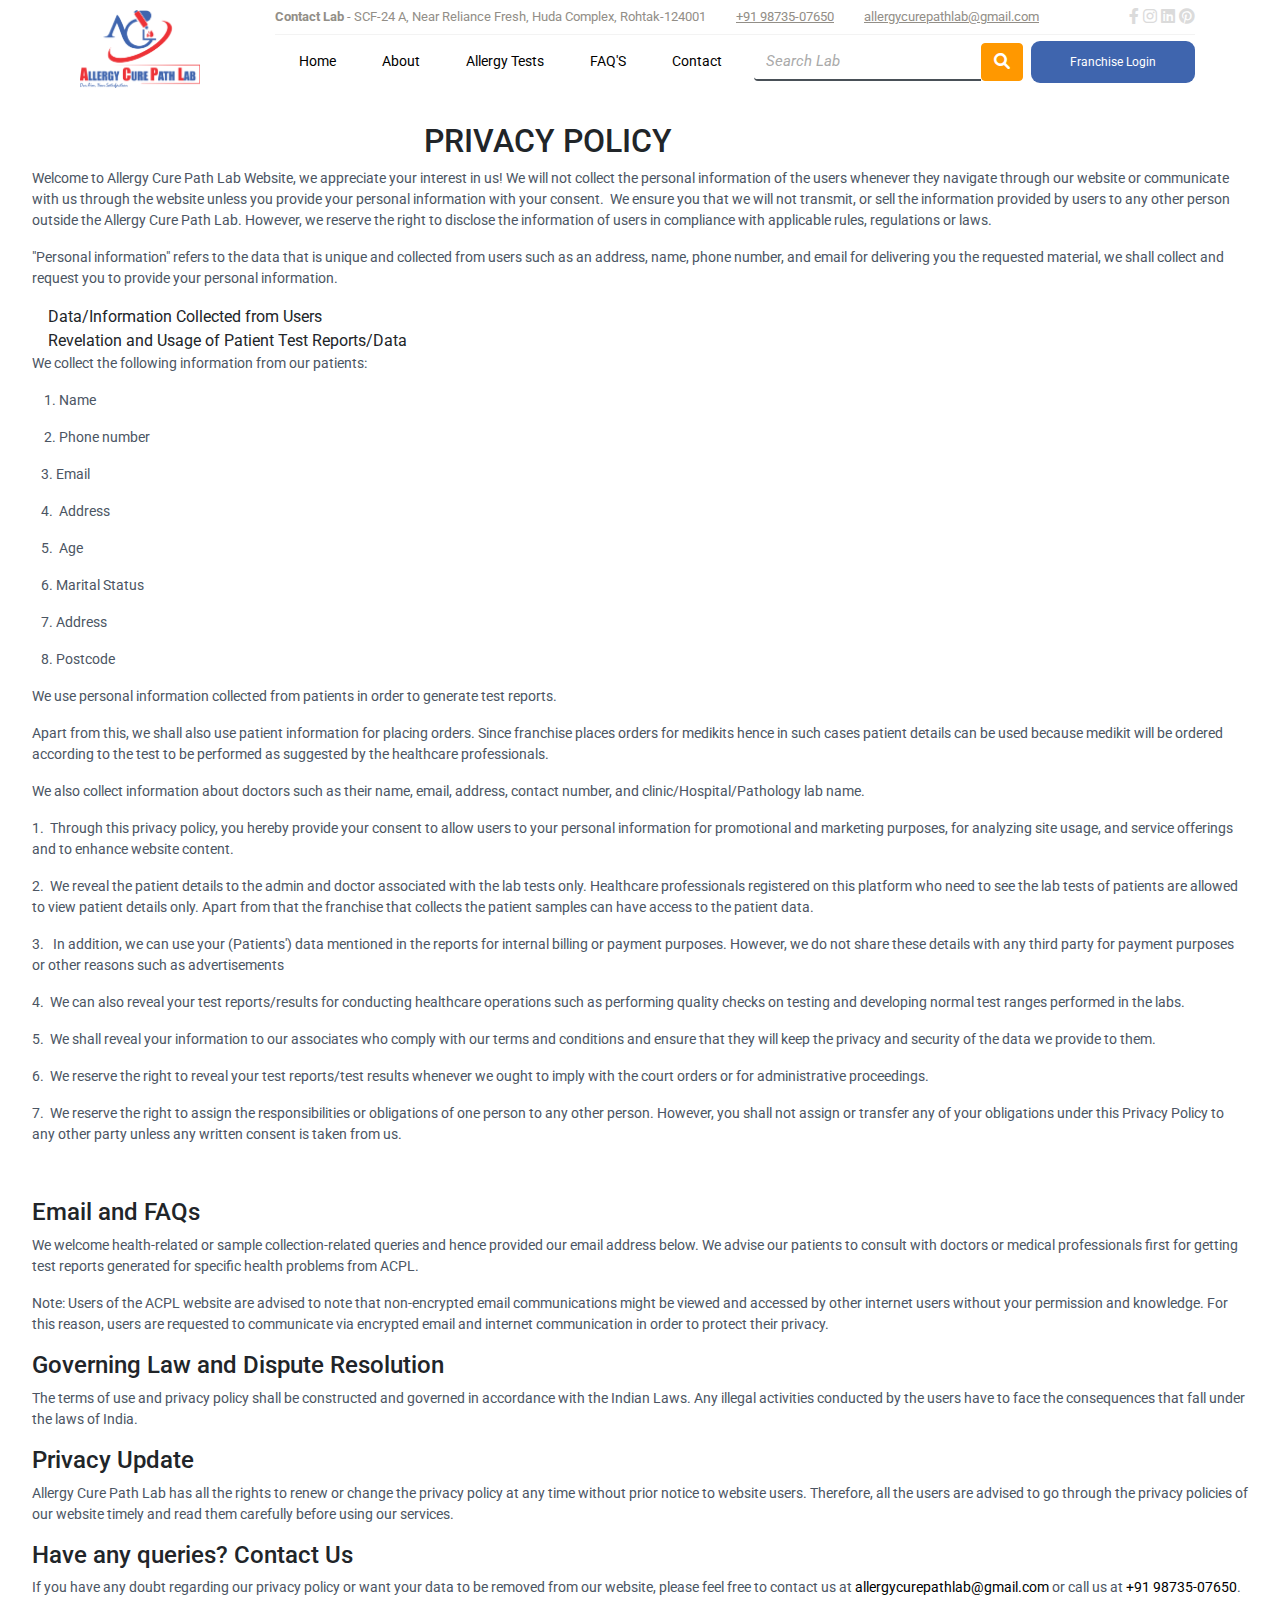
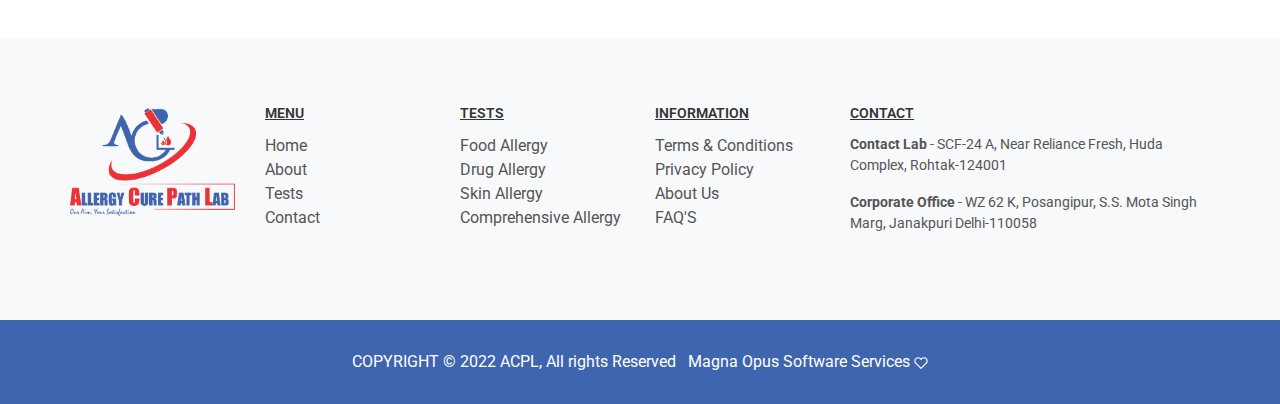
<file: privacy-policy.html>
<!DOCTYPE html>
<html>

<head>

    <title>Privacy Policy - ACPL</title>
    <!--<title>Privacy Policy - ACPL - ACPL </title>-->
    <meta http-equiv="Content-Type" content="text/html; charset=UTF-8">
    <meta http-equiv="X-UA-Compatible" content="IE=edge">
    <meta name="viewport" content="width=device-width,initial-scale=1.0,user-scalable=0,minimal-ui">
    <meta name="csrf-token" content="ATtOg333EsYkiMLzw5hl0SMNhJsItkRr72fXSSh3">
    <link rel="canonical" href="https://allergycurepathlab.com/privacy-policy">
    <meta name="robots" content="index, follow">
    <meta name="title" content="Privacy Policy - ACPL">
    <meta name="description"
        content="All the users are advised to go through the privacy policies of our website timely and read them carefully before using our services.">
    <!-- Open Graph / Facebook -->
    <meta property="og:type" content="Webpage">
    <meta property="og:url" content="https://allergycurepathlab.com/privacy-policy">
    <meta property="og:title" content="Privacy Policy - ACPL">
    <meta property="og:description"
        content="All the users are advised to go through the privacy policies of our website timely and read them carefully before using our services.">
    <meta property="og:image" content="https://allergycurepathlab.com/images/img/site_logo.png">
    <meta name="google-site-verification" content="5u9XHSbaQA58eD-iMlqUxrcN1qjhEOuYo-xca8erH7w">

    <!-- jQuery library -->
    <script src="js/dist-jquery.slim.min.js"></script>

    <!-- Popper JS -->
    <script src="js/umd-popper.min.js"></script>

    <!-- Latest compiled JavaScript -->
    <script src="js/js-bootstrap.bundle.min.js"></script>
    <link
        href="https://fonts.googleapis.com/css2?family=Open+Sans:ital,wght@0,300;0,400;0,500;0,600;0,800;1,300;1,400;1,500;1,600;1,700;1,800&amp;family=Poppins:wght@700&amp;family=Roboto:ital,wght@1,100&amp;display=swap"
        rel="stylesheet">
    <link rel="stylesheet" href="https://cdnjs.cloudflare.com/ajax/libs/font-awesome/6.0.0/css/all.min.css"
        integrity="sha512-9usAa10IRO0HhonpyAIVpjrylPvoDwiPUiKdWk5t3PyolY1cOd4DSE0Ga+ri4AuTroPR5aQvXU9xC6qOPnzFeg=="
        crossorigin="anonymous" referrerpolicy="no-referrer">
    <link rel="stylesheet" href="https://cdn.jsdelivr.net/npm/bootstrap-icons@1.3.0/font/bootstrap-icons.css">
    <link rel="stylesheet" href="https://cdn.jsdelivr.net/npm/bootstrap@4.6.1/dist/css/bootstrap.min.css">
    <link rel="apple-touch-icon" href="favicons/ico-favicon-32x32.png">
    <link rel="shortcut icon" type="image/x-icon" href="favicons/logo-favicon.ico">
    <link href="https://fonts.googleapis.com/css2?family=Montserrat:ital,wght@0,300;0,400;0,500;0,600;1,400;1,500;1,600"
        rel="stylesheet">

    <link rel="stylesheet" href="css/css-new.css">
    <link rel="stylesheet" href="css/css-responsive.css">
    <link rel="stylesheet" href="css/extensions-toastr.min.css">
    <link rel="stylesheet" href="css/extensions-sweetalert2.min.css">




    <!-- BEGIN: Page CSS-->




    <link rel="stylesheet" href="css/pages-authentication.css">






    <!-- Google tag (gtag.js) -->
    <script async src="https://www.googletagmanager.com/gtag/js?id=G-1D6G1ZQJML"></script>
    <script>
        window.dataLayer = window.dataLayer || [];
        function gtag() { dataLayer.push(arguments); }
        gtag('js', new Date());

        gtag('config', 'G-1D6G1ZQJML');
    </script>


</head>



<body>
    <div id="fb-root"></div>
    <script async defer crossorigin="anonymous"
        src="https://connect.facebook.net/en_GB/sdk.js#xfbml=1&amp;version=v14.0" nonce="ORppDTA3"></script>
    <script src="https://cdn2.woxo.tech/a.js#62eca9d4ce106d085f2f25f0" async data-usrc>
    </script>
    <style type="text/css" src="https://cdnjs.cloudflare.com/ajax/libs/font-awesome/4.7.0/css/font-awesome.min.css">
    </style>
    <style>
        .alert {
            position: relative;
            padding: 0.75rem 0.25rem;
            margin-bottom: 1rem;
            border: 1px solid transparent;
            border-radius: 0.25rem;
        }

        .alert-danger .btn-close {
            content: "X";
            color: #ea5455 !important;
        }

        .alert-dismissible .btn-close {
            position: absolute;
            top: 0;
            right: 0;
            z-index: 2;
            padding: 0.8875rem 1rem;
            border: none;
        }

        .alert-body span {
            padding-left: 12px !important;
        }

        .btn-close:before {
            box-sizing: content-box;
            width: 0.75rem;
            height: 0.75rem;
            padding: 0.25em 0.75em;
            color: currentColor;
            content: "X" !important;
            border: 0;
            border-radius: 0.357rem;
            opacity: 0.4;
        }

        .alert button {
            margin: 0;
            font-family: inherit;
            line-height: initial !important;
        }
    </style>
    <header id="header">
        <div class="container">
            <div class="row">
                <div class="menu col-md-2" style="padding: 10px;">
                    <a href="allergycurepathlab.html"><img class="logo img-fluid" loading="lazy"
                            src="images/img-site_logo.png" alt="logo"></a>
                </div>
                <div class="menu col-md-10">
                    <div id="Top_bar">
                        <div id="Top_barInfo">
                            <p class="address"><b>Contact Lab</b> - SCF-24 A, Near Reliance Fresh, Huda Complex,
                                Rohtak-124001</p>

                            <p class="mobileNo" style="margin-left: 30px;"><a href="tel:+919873507650">+91
                                    98735-07650</a>

                            </p>
                            <p class="mailID" style="margin-left: 30px;"><a
                                    href="mailto:allergycurepathlab@gmail.com">allergycurepathlab@gmail.com</a></p>
                        </div>
                        <div class="socials">
                            <a target="_blank" href="https://www.facebook.com/allergycurepathlab"> <i
                                    class="fa-brands fa-facebook-f"></i></a>
                            <a target="_blank" href="https://www.instagram.com/allergycurepathlab"> <i
                                    class="fa-brands fa-instagram"></i></a>
                            <a target="_blank" href="https://www.linkedin.com/in/allergy-cure-path-lab/"> <i
                                    class="fa-brands fa-linkedin"></i></a>
                            <a target="_blank" href="https://www.pinterest.com/allergycurepathlab/"> <i
                                    class="fa-brands fa-pinterest"></i></a>
                        </div>

                    </div>

                    <div class="MenuBox">
                        <nav class="navbar navbar-expand-md">
                            <button class="navbar-toggler" type="button" data-toggle="collapse"
                                data-target="#collapsibleNavbar">
                                <span class="fa fa-bars" aria-hidden="true"></span>
                            </button>
                            <div class="collapse navbar-collapse justify-content-start" id="collapsibleNavbar">
                                <ul class="navbar-nav">
                                    <li class="nav-item">
                                        <a class=" nav-link " href="index.html">Home</a>
                                    </li>
                                    <li class="nav-item">
                                        <a class=" nav-link " href="about-us.html">About</a>
                                    </li>
                                    <li class="nav-item">
                                        <a class=" nav-link " href="allergy-test.html">Allergy Tests</a>
                                    </li>
                                    <li class="nav-item">
                                        <a class=" nav-link " href="faqs.html">FAQ'S</a>
                                    </li>
                                    <li class="nav-item">
                                        <a class=" nav-link " href="contact-us.html">Contact</a>
                                    </li>
                                    <li class="nav-item" id="mobile_login">
                                        <a class=" nav-link " href="login.html">Login</a>
                                    </li>
                                </ul>
                            </div>
                        </nav>
                        <div>
                            <form action="search_results.html" method="GET">
                                <input type="hidden" name="_token" value="ZNsBYMJrbogT3XMjatdSeu2mfsJlmdjkD2YbunsI">
                                <div class="input-group">
                                    <!-- Search field for lab name -->
                                    <input class="form-control topSearch" list="labnames" name="labname"
                                        placeholder="Search Lab" required>
                                    <datalist id="labnames">
                                        <!-- Options will be dynamically inserted here -->
                                    </datalist>

                                    <!-- Submit button -->
                                    <button id="findbtnTop" type="submit" class="btn btn-dangertop">
                                        <i class="fa fa-search" aria-hidden="true"></i>
                                    </button>
                                </div>
                            </form>
                        </div>
                        <div>
                            <a class="Loginbtn_info" data-id="login.html" href="login.html">Franchise Login</a>
                        </div>
                    </div>
                </div>
            </div>
        </div>

    </header> <!-- BEGIN: Content-->
    <div class="">


        <div class="content-wrapper">
            <div class="content-body">


                <div class="auth-wrapper px-2">
                    <div class="auth-inner my-2">
                        <div class="card">
                            <div class="card-body">
                                <!-- <div class="mb-2">
              <img style="height: auto;width: 90px;border-radius:10px" class="img-fluid logo" src="https://allergycurepathlab.com/images/logo/logo_fevicon.svg" alt="Login V2" />

 <style>
    @media (min-width:0) and (max-width:767px) {
        .logo {
            width: 70px !important;
        }
    }
</style>          </div> -->

                                <div>
                                    <h2>                                                 PRIVACY POLICY</h2>
                                    <p>Welcome to Allergy Cure Path Lab Website, we appreciate your interest in us! We
                                        will not collect the personal information of the users whenever they navigate
                                        through our website or communicate with us through the website unless you
                                        provide your personal information with your consent.  We ensure you that we will
                                        not transmit, or sell the information provided by users to any other person
                                        outside the Allergy Cure Path Lab. However, we reserve the right to disclose the
                                        information of users in compliance with applicable rules, regulations or laws.
                                    </p>
                                    <p>"Personal information" refers to the data that is unique and collected from users
                                        such as an address, name, phone number, and email for delivering you the
                                        requested material, we shall collect and request you to provide your personal
                                        information.</p>
                                    <ul>
                                        <li>    Data/Information Collected from Users</li>
                                        <li>    Revelation and Usage of Patient Test Reports/Data</li>
                                    </ul>
                                    <p>We collect the following information from our patients:</p>
                                    <p>    1. Name</p>
                                    <p>    2. Phone number</p>
                                    <p>   3. Email</p>
                                    <p>   4.  Address</p>
                                    <p>   5.  Age</p>
                                    <p>   6. Marital Status</p>
                                    <p>   7. Address</p>
                                    <p>   8. Postcode</p>
                                    <p>We use personal information collected from patients in order to generate test
                                        reports.</p>
                                    <p>Apart from this, we shall also use patient information for placing orders. Since
                                        franchise places orders for medikits hence in such cases patient details can be
                                        used because medikit will be ordered according to the test to be performed as
                                        suggested by the healthcare professionals.</p>
                                    <p>We also collect information about doctors such as their name, email, address,
                                        contact number, and clinic/Hospital/Pathology lab name.</p>
                                    <p>1.  Through this privacy policy, you hereby provide your consent to allow users
                                        to your personal information for promotional and marketing purposes, for
                                        analyzing site usage, and service offerings and to enhance website content.</p>
                                    <p>2.  We reveal the patient details to the admin and doctor associated with the lab
                                        tests only. Healthcare professionals registered on this platform who need to see
                                        the lab tests of patients are allowed to view patient details only. Apart from
                                        that the franchise that collects the patient samples can have access to the
                                        patient data.</p>
                                    <p>3.   In addition, we can use your (Patients') data mentioned in the reports for
                                        internal billing or payment purposes. However, we do not share these details
                                        with any third party for payment purposes or other reasons such as
                                        advertisements</p>
                                    <p>4.  We can also reveal your test reports/results for conducting healthcare
                                        operations such as performing quality checks on testing and developing normal
                                        test ranges performed in the labs.</p>
                                    <p>5.  We shall reveal your information to our associates who comply with our terms
                                        and conditions and ensure that they will keep the privacy and security of the
                                        data we provide to them.</p>
                                    <p>6.  We reserve the right to reveal your test reports/test results whenever we
                                        ought to imply with the court orders or for administrative proceedings.</p>
                                    <p>7.  We reserve the right to assign the responsibilities or obligations of one
                                        person to any other person. However, you shall not assign or transfer any of
                                        your obligations under this Privacy Policy to any other party unless any written
                                        consent is taken from us.</p>
                                    <h4> </h4>
                                    <h4>Email and FAQs</h4>
                                    <p>We welcome health-related or sample collection-related queries and hence provided
                                        our email address below. We advise our patients to consult with doctors or
                                        medical professionals first for getting test reports generated for specific
                                        health problems from ACPL. </p>
                                    <p>Note: Users of the ACPL website are advised to note that non-encrypted email
                                        communications might be viewed and accessed by other internet users without your
                                        permission and knowledge. For this reason, users are requested to communicate
                                        via encrypted email and internet communication in order to protect their
                                        privacy.</p>
                                    <h4>Governing Law and Dispute Resolution</h4>
                                    <p>The terms of use and privacy policy shall be constructed and governed in
                                        accordance with the Indian Laws. Any illegal activities conducted by the users
                                        have to face the consequences that fall under the laws of India.</p>
                                    <h4>Privacy Update</h4>
                                    <p>Allergy Cure Path Lab has all the rights to renew or change the privacy policy at
                                        any time without prior notice to website users. Therefore, all the users are
                                        advised to go through the privacy policies of our website timely and read them
                                        carefully before using our services. </p>
                                    <h4>Have any queries? Contact Us</h4>
                                    <p>If you have any doubt regarding our privacy policy or want your data to be
                                        removed from our website, please feel free to contact us at <a
                                            href="mailto:allergycurepathlab@gmail.com">allergycurepathlab@gmail.com</a>
                                        or call us at <a
                                            href="D:%5Cmanisha%5CDocuments%5CAllergy%20Cure%20Path%20Lab%20(ACPL)%5C+919873507650.html">+91
                                            98735-07650</a>.</p>
                                </div>
                            </div>
                        </div>
                    </div>
                </div>

            </div>
        </div>
    </div>
    <!-- End: Content-->


    <footer id="footer" class="footer bg-light">
        <!-- <div class="container-fluid">
        <div class="space container">
            <p class="cntr_title" style="text-align: left;">Our Social Media <span class="cntr_title-light"></span>
            </p>
            <div class="row">
                <div class="col-12 col-md col-lg-6">

                    <div class="fb-page" data-href="https://www.facebook.com/allergycurepathlab/" data-tabs="timeline"
                        data-width="" data-height="500px" data-small-header="true" data-adapt-container-width="true"
                        data-hide-cover="true" data-show-facepile="true">
                        <blockquote cite="https://www.facebook.com/allergycurepathlab/" class="fb-xfbml-parse-ignore"><a
                                href="https://www.facebook.com/allergycurepathlab/">Allergy Cure Path Lab</a>
                        </blockquote>
                    </div>

                </div>
                <div class="col-12 col-md col-lg-6">
                    <div class="footer__item">
                        <div data-mc-src="5f584c6d-1c63-4bec-9e64-6d288a8e7f26#null"></div>
                    </div>
                </div>
            </div>

        </div>
    </div> -->
        <div class="container-fluid">
            <div class="space container">
                <div class="row">
                    <div class="col-12 col-sm-4 col-md-3 col-lg-2">
                        <div class="footer__item">
                            <a class="site-logo" href="allergycurepathlab.html">
                                <img class="img-fluid lazy loaded" src="images/img-site_logo.png" loading="lazy"
                                    alt="demo">
                            </a>
                        </div>
                    </div>

                    <div class="col-12 col-md-9 col-lg-6">
                        <div class="footer__item">
                            <nav id="footer__navigation" class="navigation">
                                <div class="row">
                                    <div class="col-6 col-sm-4" id="footerMenu">
                                        <p class="title_h5">Menu</p>

                                        <ul>
                                            <li><a href="index.html">Home</a></li>
                                            <li><a href="about-us.html">About</a></li>
                                            <li><a href="allergy-test.html">Tests</a></li>
                                            <li><a href="contact-us.html">Contact</a></li>
                                        </ul>
                                    </div>

                                    <div class="col-6 col-sm-4" id="footerTests">
                                        <p class="title_h5">Tests</p>

                                        <ul>
                                            <li><a href="food-allergy-test.html">Food Allergy</a></li>
                                            <li><a href="drug-allergy-test.html">Drug Allergy</a></li>
                                            <li><a href="skin-allergy-test.html">Skin Allergy</a></li>
                                            <li><a href="comprehensive-allergy-test.html">Comprehensive Allergy </a>
                                            </li>

                                        </ul>
                                    </div>

                                    <div class="col-6 col-sm-4" id="footerinfo">
                                        <p class="title_h5">Information</p>

                                        <ul>
                                            <li><a href="terms-and-conditions.html">Terms &amp; Conditions</a></li>
                                            <li><a href="privacy-policy.html">Privacy Policy</a></li>
                                            <li><a href="about-us.html">About Us</a></li>
                                            <li><a href="faqs.html">FAQ'S</a></li>


                                        </ul>
                                    </div>
                                </div>
                            </nav>
                        </div>
                    </div>

                    <div class="col-12 col-md col-lg-4">
                        <div class="footer__item">
                            <p class="title_h5">Contact</p>

                            <address>
                                <p>
                                    <b>Contact Lab</b> - SCF-24 A, Near Reliance Fresh, Huda Complex, Rohtak-124001
                                </p>

                                <p><b>Corporate Office </b> - WZ 62 K, Posangipur, S.S. Mota Singh Marg, Janakpuri
                                    Delhi-110058

                                </p>
                            </address>
                            <!-- <div class="fb-page" data-href="https://www.facebook.com/allergycurepathlab/"
                            data-tabs="timeline" data-width="" data-height="" data-small-header="false"
                            data-adapt-container-width="true" data-hide-cover="false" data-show-facepile="true">
                            <blockquote cite="https://www.facebook.com/allergycurepathlab/"
                                class="fb-xfbml-parse-ignore"><a
                                    href="https://www.facebook.com/allergycurepathlab/">Allergy Cure Path Lab</a>
                            </blockquote>
                        </div> -->
                            <!-- <div class="social-btns">
                             <a href="#"><i class="bi bi-facebook"></i></a>
                             <a href="#"><i class="bi bi-linkedin"></i></a>
                             <a href="#"><i class="bi bi-twitter"></i></i></a>
                         </div> -->

                            <!-- <iframe
                            src="https://www.facebook.com/plugins/page.php?href=https%3A%2F%2Fwww.facebook.com%2Ffacebook&tabs=timeline&width=340&height=300&small_header=true&adapt_container_width=false&hide_cover=false&show_facepile=true&appId"
                            width="100%" height="200" style="border:none;overflow:hidden" scrolling="no" frameborder="0"
                            allowfullscreen="true"
                            allow="autoplay; clipboard-write; encrypted-media; picture-in-picture; web-share"></iframe> -->
                        </div>
                    </div>
                </div>

            </div>
        </div>
        <div class="copy-right-sec">
            <p class="clearfix mb-0" style="text-align: center">
                <span class="d-block d-md-inline-block">COPYRIGHT ©
                    2022 <a class="ms-25" href="allergycurepathlab.html" target="_blank">ACPL</a>,
                    <span class="d-sm-inline-block">All rights Reserved </span>
                </span>
                <span class="d-sm-inline-block"> <a href="https://www.magnaopussoftware.in">  Magna Opus
                        Software
                        Services <svg xmlns="http://www.w3.org/2000/svg" width="14" height="14" viewbox="0 0 24 24"
                            fill="none" stroke="currentColor" stroke-width="2" stroke-linecap="round"
                            stroke-linejoin="round" class="feather feather-heart">
                            <path
                                d="M20.84 4.61a5.5 5.5 0 0 0-7.78 0L12 5.67l-1.06-1.06a5.5 5.5 0 0 0-7.78 7.78l1.06 1.06L12 21.23l7.78-7.78 1.06-1.06a5.5 5.5 0 0 0 0-7.78z">
                            </path>
                        </svg></a></span>

            </p>

        </div>
    </footer>

    <!-- BEGIN: Vendor JS-->
    <script src="js/dist-aos.js"></script>
    <!-- END: Page Vendor JS-->
    <!-- BEGIN: Theme JS-->


    <!-- END: Theme JS-->
    <script src="js/7.0-pusher.min.js"></script>
    <script src="js/extensions-toastr.min.js"></script>

    <!-- BEGIN: Page JS-->
    <!-- END: Page JS-->


    <script type="text/javascript">
        $(window).on('load', function () {
            if (feather) {
                feather.replace({
                    width: 14,
                    height: 14
                });
            }
        })
    </script>
    <script src="js/js-vendors.min.js"></script>
    <script src="js/core-scripts.js"></script>
    <script src="js/js-owl.carousel.js"></script>
    <script src="js/extensions-toastr.min.js"></script>
    <script src="js/extensions-sweetalert2.all.min.js"></script>
    <script>

        $(".owl-partners").owlCarousel({
            loop: true,
            autoPlay: true, //Set AutoPlay to 3 seconds
            navigation: false,
            nav: false,
            navigationText: false,
            pagination: true,
            paginationSpeed: 400,
            slideSpeed: 400,

            itemsCustom: [
                [0, 2],
                [768, 3],
                [1500, 5]
            ]
        });


        /*
            document.addEventListener('DOMContentLoaded', function () {
                var lazyloadImages = document.querySelectorAll('img.lazy');
                var lazyloadThrottleTimeout;
        
                function lazyload() {
                  if (lazyloadThrottleTimeout) {
                    clearTimeout(lazyloadThrottleTimeout);
                  }
        
                  lazyloadThrottleTimeout = setTimeout(function () {
                    var scrollTop = window.pageYOffset;
                    lazyloadImages.forEach(function (img) {
                      if (img.offsetTop < window.innerHeight + scrollTop) {
                        img.src = img.dataset.src;
                        img.classList.remove('lazy');
                      }
                    });
                    if (lazyloadImages.length == 0) {
                      document.removeEventListener('scroll', lazyload);
                      window.removeEventListener('resize', lazyload);
                      window.removeEventListener('orientationChange', lazyload);
                    }
                  }, 20);
                }
        
                document.addEventListener('scroll', lazyload);
                window.addEventListener('resize', lazyload);
                window.addEventListener('orientationChange', lazyload);
              });
              */

        //scripts

        AOS.init();

        $(document).ready(function () {
            var delay = 200;
            $('.default-form').on('submit', function (event) {

                event.preventDefault();
                var APP_URL = "https:\/\/allergycurepathlab.com";

                $.ajax({
                    type: 'POST',
                    url: APP_URL + "/book-test",
                    header: {
                        'X-CSRF-TOKEN': $('meta[name="csrf-token"]').attr('content')
                    },
                    data: new FormData(this),
                    dataType: 'JSON',
                    contentType: false,
                    cache: false,
                    processData: false,
                    beforeSend: function () {

                    },
                    success: function (data) {
                        setTimeout(function () {
                            $('.message_box_modal').html(data);
                        }, delay);
                        if (data.code == 401) {

                            toastr['warning'](data.msg, 'Test Book', {
                                closeButton: true,
                                tapToDismiss: false,
                                rtl: $('html').attr('data-textdirection') === 'rtl'
                            });
                        } else {
                            toastr['success'](data.msg, 'Test Book', {
                                closeButton: true,
                                tapToDismiss: false,
                                rtl: $('html').attr('data-textdirection') === 'rtl'
                            });
                            $('.allergy_test_modal').modal('hide');

                            $('form#lab-form').trigger("reset");


                        }
                    },
                    error: function (data, e, ts, et) {
                        console.log(data); setTimeout(function () { $('.message_box_modal').html(data); }, delay); $(".display-error").html("<ul>Error in uploading data!");
                        $(".display-error").css("display", "block");
                    }
                });

            });
        });

        $(document).on("click", ".Loginbtn_info", function () {
            var url = $(this).attr('data-id');
            console.log(url);
            event.preventDefault();
            Swal.fire({
                title: 'Are you sure ?',
                text: "You are registered as a laboratory",
                type: 'warning',
                showCancelButton: true,
                confirmButtonColor: '#3085d6',
                cancelButtonColor: '#d33',
                confirmButtonText: 'Yes!',
                confirmButtonClass: 'btn btn-primary',
                cancelButtonClass: 'btn btn-danger ml-1',
                buttonsStyling: false,
            }).then(function (result) {
                if (result.value) {
                    window.location.href = url;
                    return false; // for good measure
                }
            })
        });

    </script>

</body>

</html>
</file>
<file: css/css-new.css>
a {
    color: #000000;
    text-decoration: none;
    background-color: transparent;
    transition: all 0.5s ease-in-out;
}

.watch-video {
    background-color: #000 !important;

}

a:hover {
    color: #000000;
    text-decoration: none;
    background-color: transparent;
    transition: all 0.5s ease-in-out;
}

.watch-video p strong {
    color: #fff;
}

.MenuBox {
    display: flex;
    flex-direction: row;
    align-items: center;
    justify-content: space-between;
}

.social {
    padding-top: 60px !important;
}

.logo {
    height: auto;
    width: 120px;
}

@font-face {
    font-family: font1;
    src: url(../fonts/fonts-Raleway-Regular.ttf);
}

@font-face {
    font-family: brusher;
    src: url(../fonts/fonts-Brusher.ttf);
}

@font-face {
    font-family: font2;
    src: url(../fonts/fonts-OpenSans-Regular.ttf);
}

@font-face {
    font-family: thinfont;
    src: url(../fonts/fonts-Raleway-Thin.ttf);
}

@font-face {
    font-family: boldfont;
    src: url(../fonts/fonts-Raleway-ExtraBold.ttf);
}

:root {
    --primary: #c63d3d;
    --light_grey: #928e87;
    --black: #555555;
    --wyt: #fff;
    --socials: #dbdbdb;
    --font: Raleway, sans-serif;
    --red: red;
    --footer: #333333;
}

.content.container .cntr_title {
    font-size: 19px !important;
}

.content.container .cntr_title::before,
.content.container .cntr_title::after {
    display: none;
}

.content .select2 {
    height: 38px;
    padding: 4px 0;
    margin-right: 10px;
    font-size: 14px;
    border: 1px solid #ced4da;
}

.content .select2-container--default .select2-selection--single .select2-selection__arrow {
    top: 6px;
    right: 15px;
}


#header {
    background-color: var(--wyt);
}

#Top_bar {
    display: flex;
    flex-wrap: wrap;
    flex-direction: row;
    min-height: 35px;
    border-bottom: 1px solid #f3f3f3;
    align-items: center;
    justify-content: space-between;
}

.socials {
    display: inline-block;
    justify-content: space-between;
    color: var(--socials);
}

.fa-brands:hover {
    color: var(--primary);
}

#Top_bar p {
    margin-bottom: 0;
    margin-top: 0;
    margin-left: 0;
    font-size: 13px;
    color: var(--light_grey);
}

#Top_bar a {
    color: inherit;
    text-decoration: underline;
}

#Top_bar a:hover {
    color: inherit;
    text-decoration: none;
}

#Top_barInfo {
    display: flex;
}

.nav-link {
    color: #000;
    font-size: 14px;
}

.nav-item:first-child {
    padding-left: 0 !important;
}

.nav-item {
    padding-left: 30px;
}

.nav-link {
    text-decoration: none;
}

.nav-link:hover {
    color: var(--black);
    padding-bottom: 15px;
    border-bottom: 2px solid #c63d3d;

}

.nav-link:active {
    color: var(--black);
    padding-bottom: 15px;
    border-bottom: 2px solid #c63d3d;

}

.bi {
    font-size: 10px;
}

.profile {
    font-size: 27px !important;
}


#slider .owl-controls .owl-buttons>div {
    position: absolute;
    border-radius: 0;
    margin: 0 0px;
    text-align: center;
    font-size: 60px;
    padding: 24px;
    color: transparent;
    opacity: 1;
    top: 35%;
    background-size: 60px !important;
}

#slider .owl-controls .owl-buttons>div.owl-prev {
    left: 10px;
    top: 250px;
    background: url("../images/img-back.png") no-repeat;
}

#slider .owl-controls .owl-buttons>div.owl-prev::before {
    content: "\f104";
}

#slider .owl-controls .owl-buttons>div.owl-next {
    top: 250px;
    right: 10px;
    background: url("../images/img-next.png") no-repeat;
}

#slider .owl-buttons>div.owl-next::before {
    content: "\f105";
}

.content {
    /* top: 0; */
    position: relative;
    padding: 10px 0;
}

.state,
.city {
    margin: 0 10px;
}


#findbtn {
    width: 120px !important;
}

.history-info a {
    border: solid 2px #c63d3d;
    color: rgb(9, 9, 9);
    width: 180px;
    text-align: center;
    padding: 10px 0px 10px 0px;
    font-size: 16px;
    /* box-shadow: rgb(38, 57, 77) 0px 20px 30px -10px; */
}

.history-info a:hover {
    background: #c63d3d;
    color: white;
    transform: translateY(10px);
}

.cntr_title {

    font-weight: 800;
    text-align: center;
    color: #333;
    font-size: 23px;
    text-transform: uppercase;
}

/* .cntr_title::after, .cntr_title::before {
    content: "";
    display: inline-block;
    height: 15px;
    vertical-align: bottom;
    width: 6%;
    border-top: 2px solid #c63d3d;
    margin: 0 10px;
} */

.cntr_title-light {
    font-weight: 400;
}

.tag_Line {
    text-align: center;
    color: #555;
    line-height: 1.4;
    font-size: 18px;
    font-weight: 300;
}

.__title {
    text-align: center;
    font-size: 30px;
    font-weight: normal;
    margin: 0;
}


.space {
    padding: 70px 0;
}

.btn_infoOutline {
    display: inline-block;
    font-weight: 700;
    color: var(--black);
    background-color: transparent;
    border: 1px solid var(--primary);
    padding: 12px 20px;
    font-size: 13px;
    line-height: 1.5;
    border-radius: 0.25rem;
}

.btn_infoOutline:hover {
    color: var(--wyt);
    background-color: var(--primary);

}

.btn-dangertop {
    color: #fff;
    background-color: #ff9800;
    border-color: #ff9800;
}

.btn_info {
    display: inline-block;
    color: rgb(255, 255, 255);
    background-color: #c63d3d;
    padding: 12px 39px;
    font-size: 13px;
    border-radius: 0.25rem;
    border: 1px solid var(--primary);
}

.Loginbtn_info {
    display: inline-block;
    color: rgb(255, 255, 255);
    background-color: #3f65ae;
    padding: 12px 39px;
    font-size: 12px;
    border-radius: 9px;
}

.Loginbtn_info:hover {
    border: 2px solid #3f65ae
}

/* .btn_info:hover {
    background: transparent;
    border: 1px solid #c63d3d;
} */

.history-section {
    align-items: center;
    display: flex;
    flex-direction: column;
}


.find {
    background: #fff0 !important;
    color: #fff !important;
}

.find::placeholder {
    color: #fff !important;
}

#bestSeller {
    background-color: #f6f6f6;
}

.advantages {
    margin: 55px 0;
}

.custom-btn {
    display: inline-block;
    font-weight: 700;
    color: var(--black);
    background-color: transparent;
    border: 3px solid #3f65ae;
    padding: 8px 28px;
    font-size: 10px;
    line-height: 1.5;
    border-radius: 2.25rem;
    text-transform: uppercase;
    margin-top: 15px;
}

.custom-btn:hover {
    background-color: #3f65ae;
    color: #fff;
}

.cart_bag {
    font-size: 10px;
    padding-right: 8px;
}

#Dir_Msz {
    background-color: #ebebeb;
}

.DirHead {
    padding: 15px 20px;
    background: #c63d3d;
    color: #fff;
    width: 400px;

}

.dr_Name {
    font-size: 30px;
    font-weight: 700;
}

.dr_Q {
    margin-bottom: 0;
}

.msz_tag {

    margin-top: 10px;

}

.Dir_Msz.container.row.col-md-5.btn_info {
    margin-left: 0 !important;
}

.franchise {
    padding: 100px 0;
}




section.video p.video-data {
    color: #ffffff;
}


a.link-all.text-uppercase {
    color: #3f65ae;
    font-weight: 600;
}

a.link-all.text-uppercase:hover {
    color: #c63d3d;
}



.footer .container .row .col-12 .footer__item .title_h5 {
    font-size: 14px !important;
    margin-top: -5px;
    margin-bottom: 10px;
    font-weight: 600;
    text-transform: uppercase;
    color: #333;
    text-decoration: underline;
}

.footer .container .row .col-md-9 .navigation .row ul {
    list-style-type: none;
    position: relative;
}

.footer #footer__navigation li {
    display: block;
    text-transform: none;


}

.footer #footer__navigation li a {
    color: #555;
}

.footer #footer__navigation li a:hover,
.footer #footer__navigation li a:active {
    color: var(--primary) !important;
    background-color: transparent;
}



.footer address {
    font-size: 14px;
    margin-bottom: 1rem;
    font-style: normal;
    line-height: inherit;
    color: #555;
}

address p a:nth-child(1) {
    color: var(--primary);
    text-decoration: underline;

}

address p a:hover:nth-child(1) {
    color: var(--primary);
    text-decoration: none;

}

.social-btns {

    margin-top: 15px;

}

.footer .container .row .col-12 .footer__item .social-btns a i {
    color: #535353;
    font-size: 19px;
    padding: 6px;
}

.footer .container .row .col-12 .footer__item .social-btns a i:hover {
    color: #3f65ae;
}


.copy-right-sec {
    background: #3f65ae;
    padding: 30px 0;
    color: #fff;
}

.copy-right-sec a {
    color: #fff;
}

.bg-primary {
    background: #ff9800 !important;
}

.inner {
    padding-top: 50px;
    padding-bottom: 50px;
}

.__item {
    position: relative;
    width: 100%;
    margin-bottom: 30px;
    text-align: center;
}

.goods .__image {
    position: relative;
    width: 100%;
    margin: auto;
    overflow: hidden;
    max-height: 239px;
    border-radius: 10px;
    margin-bottom: 40px
}

.goods .__image img {
    width: 100%;
    /* max-height: 170px; */
    transition: transform 2s, filter 3s ease-in-out;
}

.goods .__image img:hover {
    -ms-transform: scale(1.10);
    -webkit-transform: scale(1.5);
    transform: scale(1.5);
}

.h6_title {
    margin-bottom: 0;
    font-weight: 500;
    font-size: 16px;

}

.product-price__item--new {
    font-family: 'boldfont';
    font-size: 20px;
}

.clients .container .owl-partners .owl-item {
    display: flex;
    justify-content: center;
}

.clients {
    padding-bottom: 100px;
}

.simple-banner {
    background-position: center left 50vw;
    background-repeat: no-repeat;
    background-image: url(../images/img-banner_bg4.png);
    /* background-color: #f3f5f8; */
    position: relative;
    background-size: contain;

}

.css-lgbo0i {
    display: none !important;
}

#section_bg .simple-banner .__label {
    position: absolute;
    right: 25%;
    top: 10%;
    width: 185px;
    height: 185px;
    background-color: #fcdb5a;
    border-radius: 50%;
    border-radius: 50%;
    line-height: 1;
    font-size: 2.5rem;
    font-weight: 900;
    text-align: center;
    color: #bba243;
}

.simple-banner .__label .num-1 {
    line-height: .8;
    font-size: 100px;
    color: #333;
}

.simple-banner .__label .num-2 {
    font-size: 40px;
    color: #333;
}

.simple-banner .__label span {
    display: block;
    text-align: left;
    font-size: 25px;
}

.__title_ {
    text-align: left;
    font-family: 'boldfont';
    font-size: 60px;
    font-weight: 900;
    line-height: 1;
    margin-bottom: 3rem;
}

.banner__text {
    margin-top: 50px;
}

.span_Text {
    font-family: 'thinfont';
    text-align: center;
    font-weight: 100 !important;
}


.bnr_1,
.bnr_2,
.bnr_3 {
    overflow: hidden;
    padding: 0 !important;
}

/* Test Inf0 */

.col-md-9.allTests .cntr_title:before,
.col-md-9.allTests .cntr_title::after {
    display: none !important;
}

.bg_img {
    background-size: 100% 100%;
    background-repeat: no-repeat;
    padding: 80px 0;
}

.mainheading p.sitetitle {
    font-size: 2.5rem;
    font-weight: 600;
}

p.lead a {
    color: #fff;
}

.section-title {
    text-align: center;
    margin: 75px 0px;
}

.cata {
    display: inline-block;
    text-transform: uppercase;
    font-size: 12px;
    font-weight: 500;
    color: #fff;
    padding: 6px 25px;
}

.cata.new {
    background: var(--primary);
}

.thumb {
    margin-top: 15px;
    margin-bottom: 15px;
}

.testInforP {
    text-align: left;
    color: #555;
    line-height: 1.4;
    font-size: 17px;
    font-weight: 300;
}

blockquote {
    border-left: 4px solid #00ab6b;
    padding: 0 20px;
    font-style: italic;
    color: rgba(0, 0, 0, .5);
}

.prevnextlinks {
    border-top: 1px solid #eee;
    border-bottom: 1px solid #eee;
}

.prevnextlinks .rightborder {
    border-right: 1px solid #eee;
}

.prevnextlinks .thepostlink {
    padding: 20px 0;
    font-size: 17px;
    display: block;
    color: #c63d3d;
    font-weight: 500;
}


/* Contact us */

ul {
    margin: 0;
    padding: 0;
    list-style: none;
}

.symptom-list {

    padding-left: 25px !important;
}

img {
    max-width: 100%;
    height: auto;
}


.sec-title-style1 {
    position: relative;
    display: block;
    margin-top: -9px;
    padding-bottom: 50px;
}

.sec-title-style1.max-width {
    position: relative;
    display: block;
    max-width: 770px;
    margin: -9px auto 0;
    padding-bottom: 52px;
}

.sec-title-style1.pabottom50 {
    padding-bottom: 42px;
}

.sec-title-style1 .title {
    position: relative;
    display: block;
    color: #131313;
    font-size: 36px;
    line-height: 46px;
    font-weight: 700;
    text-transform: uppercase;
}

.sec-title-style1 .title.clr-white {
    color: #ffffff;
}

.sec-title-style1 .decor {
    position: relative;
    display: block;
    width: 70px;
    height: 5px;
    margin: 19px 0 0;
}

.sec-title-style1 .decor:before {
    position: absolute;
    top: 0;
    right: 0;
    bottom: 0;
    width: 5px;
    height: 5px;
    background: #c63d3d;
    border-radius: 50%;
    content: "";
}

.sec-title-style1 .decor:after {
    position: absolute;
    top: 0;
    right: 10px;
    bottom: 0;
    width: 5px;
    height: 5px;
    background: #c63d3d;
    border-radius: 50%;
    content: "";
}

.sec-title-style1 .decor span {
    position: absolute;
    top: 0;
    left: 0;
    bottom: 0;
    width: 50px;
    height: 1px;
    background: #c63d3d;
    margin: 2px 0;
}


.sec-title-style1 .text {
    position: relative;
    display: block;
    margin: 7px 0 0;
}

.sec-title-style1 .text p {
    position: relative;
    display: inline-block;
    padding: 0 15px;
    color: #131313;
    font-size: 14px;
    line-height: 16px;
    font-weight: 700;
    text-transform: uppercase;
    margin: 0;
}

.sec-title-style1 .text.clr-yellow p {
    color: #c63d3d;
}

.sec-title-style1 .text .decor-left {
    position: relative;
    top: -2px;
    display: inline-block;
    width: 70px;
    height: 5px;
    background: transparent;
}

.sec-title-style1 .text .decor-left span {
    position: absolute;
    top: 0;
    left: 0;
    bottom: 0;
    width: 50px;
    height: 1px;
    background: #c63d3d;
    content: "";
    margin: 2px 0;
}

.sec-title-style1 .text .decor-left:before {
    position: absolute;
    top: 0;
    right: 0;
    bottom: 0;
    width: 5px;
    height: 5px;
    background: #c63d3d;
    border-radius: 50%;
    content: "";
}

.sec-title-style1 .text .decor-left:after {
    position: absolute;
    top: 0;
    right: 10px;
    bottom: 0;
    width: 5px;
    height: 5px;
    background: #c63d3d;
    border-radius: 50%;
    content: "";
}

.sec-title-style1 .text .decor-right {
    position: relative;
    top: -2px;
    display: inline-block;
    width: 70px;
    height: 5px;
    background: transparent;
}

.sec-title-style1 .text .decor-right span {
    position: absolute;
    top: 0;
    right: 0;
    bottom: 0;
    width: 50px;
    height: 1px;
    background: #c63d3d;
    content: "";
    margin: 2px 0;
}

.sec-title-style1 .text .decor-right:before {
    position: absolute;
    top: 0;
    left: 0;
    bottom: 0;
    width: 5px;
    height: 5px;
    background: #c63d3d;
    border-radius: 50%;
    content: "";
}

.sec-title-style1 .text .decor-right:after {
    position: absolute;
    top: 0;
    left: 10px;
    bottom: 0;
    width: 5px;
    height: 5px;
    background: #c63d3d;
    border-radius: 50%;
    content: "";
}

.sec-title-style1 .bottom-text {
    position: relative;
    display: block;
    padding-top: 16px;
}

.sec-title-style1 .bottom-text p {
    color: #848484;
    font-size: 16px;
    line-height: 26px;
    font-weight: 400;
    margin: 0;
}

.sec-title-style1 .bottom-text.clr-gray p {
    color: #cdcdcd;
}

.contact-address-area {
    position: relative;
    display: block;
    background: #ffffff;
}

.contact-address-area .sec-title-style1.max-width {
    padding-bottom: 72px;
}

.contact-address-box {
    display: flex;
    justify-content: space-between;
    flex-direction: row;
    flex-wrap: wrap;
    align-items: center;
}

.single-contact-address-box {
    padding: 0
}


.single-contact-address-box p {
    color: #ffffff;
    margin: 0px 0 9px;
}

.single-contact-address-box h2 {
    color: #3f65ae;
    font-size: 24px;
    font-weight: 600;
    margin: 0 0 19px;
}

.single-contact-address-box a {
    color: #ffffff;
}

.single-contact-address-box.main-branch {
    background: #c63d3d;
    padding: 20px;

}

.single-contact-address-box.main-branch p {
    color: #fff;
    font-size: 16px;
    font-weight: 400;
    margin: 0px 0 10px 0;

    /* text-align: center; */
}




.single-contact-address-box.main-branch .inner {
    padding: 15px 0;
    border-bottom: 1px solid #e9e9e9;

}

.single-contact-address-box.main-branch .inner:last-child {
    border: none;
    margin-bottom: 0;
    padding-bottom: 0;
}

.title p {
    color: #fff;
    font-size: 18px !important;
    font-weight: 700 !important;

}


.contact-info-area {
    position: relative;
    display: block;
    background: #ffffff;
}

.contact-form {
    position: relative;
    display: block;
    background: #ffffff;
    padding: 100px 60px 80px;
    -webkit-box-shadow: 0px 3px 8px 2px #ededed;
    box-shadow: 0px 3px 8px 2px #ededed;
    z-index: 3;
}

.contact-form .sec-title-style1 {
    position: relative;
    display: block;
    padding-bottom: 51px;
    width: 50%;
}

.contact-form .text-box {
    position: relative;
    display: block;
    margin-top: 19px;
    width: 50%;
}

.contact-form .text p {
    color: #848484;
    line-height: 26px;
    margin: 0;
}

.contact-form .inner-box {
    position: relative;
    display: block;
    background: #ffffff;
}

.contact-form form {
    position: relative;
    display: block;
}

.contact-form form .input-box {
    position: relative;
    display: block;
}

.contact-form form input[type="text"],
.contact-form form input[type="number"],
.contact-form form input[type="email"],
.contact-form form input[type="date"],
.contact-form form textarea,
select,
.selectTest {
    position: relative;
    display: block;
    background: #ffffff;
    border: 1px solid #eeeeee;
    width: 100%;
    height: 55px !important;
    font-size: 16px;
    padding-left: 19px;
    padding-right: 15px;
    border-radius: 0px;
    margin-bottom: 20px;
    transition: all 500ms ease;
}

.contact-form form textarea {
    height: 130px;
    padding-left: 19px;
    padding-right: 15px;
    padding-top: 14px;
    padding-bottom: 15px;
}

.contact-form form input[type="text"]:focus {
    color: #222222;
    border-color: #d4d4d4;
}

.contact-form form input[type="email"]:focus {
    color: #222222;
    border-color: #d4d4d4;
}

.contact-form form textarea:focus {
    color: #222222;
    border-color: #d4d4d4;
}

.contact-form form input[type="text"]::-webkit-input-placeholder {
    color: #848484;
}

.contact-form form input[type="text"]:-moz-placeholder {
    color: #848484;
}

.contact-form form input[type="text"]::-moz-placeholder {
    color: #848484;
}

.contact-form form input[type="text"]:-ms-input-placeholder {
    color: #848484;
}

.contact-form form input[type="email"]::-webkit-input-placeholder {
    color: #848484;
}

.contact-form form input[type="email"]:-moz-placeholder {
    color: #848484;
}

.contact-form form input[type="email"]::-moz-placeholder {
    color: #848484;
}

.contact-form form input[type="email"]:-ms-input-placeholder {
    color: #848484;
}

.contact-form form button {
    position: relative;
    display: block;
    width: 100%;
    background: #3f65ae;
    color: #fff;
    font-size: 16px;
    line-height: 55px;
    font-weight: 600;
    text-align: center;
    text-transform: capitalize;
    transition: all 200ms linear;
    transition-delay: 0.1s;
    cursor: pointer;
}

.contact-form form button:hover {
    color: #ffffff;
    background: #c63d3d;
}


/* About us */



.list-style-one {
    position: relative;
}

.list-style-one li {
    position: relative;
    font-size: 16px;
    line-height: 26px;
    color: #222222;
    font-weight: 400;
    padding-left: 35px;
    margin-bottom: 12px;
}

.list-style-one li:before {
    content: "\f058";
    position: absolute;
    left: 0;
    top: 0px;
    display: block;
    font-size: 18px;
    padding: 0px;
    color: #c63d3d;
    font-weight: 600;
    -moz-font-smoothing: grayscale;
    -webkit-font-smoothing: antialiased;
    font-style: normal;
    font-variant: normal;
    text-rendering: auto;
    line-height: 1.6;
    font-family: "Font Awesome 5 Free";
}

.list-style-one li a:hover {
    color: #44bce2;
}

.btn-style-one {
    position: relative;
    display: inline-block;
    font-size: 17px;
    line-height: 30px;
    color: #ffffff;
    padding: 10px 30px;
    font-weight: 600;
    overflow: hidden;
    letter-spacing: 0.02em;
    background-color: #c63d3d;
}

.btn-style-one:hover {
    background-color: #001e57;
    color: #ffffff;
}

.about-section {
    position: relative;
}

.about-section .sec-title {
    margin-bottom: 45px;
}

.about-section .content-column {
    position: relative;
    margin-bottom: 50px;
}

/* .about-section .content-column .inner-column {
    position: relative;
 
} */

.about-section .text {
    margin-bottom: 40px;
    font-size: 16px;
    line-height: 26px;
    color: #848484;
    font-weight: 400;
}

.about-section .list-style-one {
    margin-bottom: 45px;
}

.about-section .btn-box {
    position: relative;
}

.about-section .btn-box a {
    padding: 15px 50px;
}

.about-section .image-column {
    position: relative;
}

.about-section .image-column .text-layer {
    position: absolute;
    right: -110px;
    top: 50%;
    font-size: 325px;
    line-height: 1em;
    color: #ffffff;
    margin-top: -175px;
    font-weight: 500;
}

.about-section .image-column .inner-column {
    position: relative;
    padding-left: 120px;
    padding-bottom: 125px;
}

.about-section .image-column .inner-column:before {
    position: absolute;
    left: -75px;
    top: 65px;
    height: 520px;
    width: 520px;
    background-image: url(../images/fxJ1jtC-about-circle-1.png);
    content: "";
}

.about-section .image-column .image-1 {
    position: relative;
}

.about-section .image-column .image-2 {
    position: absolute;
    left: 0;
    bottom: -100px;
}

/* Team */

.card-pink {
    border-radius: 6px;
    border-bottom: 4px solid #c63d3d !important;
}

.card-blue {
    border-radius: 6px;
    border-bottom: 4px solid #3f65ae !important;
}

.col .card img {
    aspect-ratio: 1 / 1;
    object-fit: cover;
}

.card-body {
    padding: 1rem 1.5rem;
}

.card-body p {
    color: #4B5563;
    font-size: 14px;
    text-align: left;
}

.card-blue svg {
    fill: #3f65ae;
}

.card-pink svg {
    fill: #c63d3d;
}

.card-blue .card-footer p {
    color: #3f65ae;
}

.card-pink .card-footer p {
    color: #c63d3d;
}

.card-shape {
    position: relative;
    overflow: hidden;
}

.card-img-top {
    transition: transform 2s, filter 3s ease-in-out;
}

.card-img-top:hover {
    transform: scale(1.5);
}

.custom-shape-divider-bottom-1634717805 {
    position: absolute;
    bottom: -1px;
    left: 0;
    width: 100%;
    overflow: hidden;
    line-height: 0;
    transform: rotate(180deg);
}

.custom-shape-divider-bottom-1634717805 svg {
    position: relative;
    display: block;
    width: 100%;
    height: 50px;
}

.image-right {
    width: 55%;
    margin: auto;
    display: block;
}

.LoginLogo {
    width: 220px;
    margin: auto;
    display: block;
    padding-bottom: 10px;
}

.custom-shape-divider-bottom-1634717805 .shape-fill {
    fill: #FFFFFF;
}

/* FAQ */

.faq-section {
    background: #fdfdfd;
    min-height: 100vh;
}

.faq {
    background: #FFFFFF;
    box-shadow: 0 2px 48px 0 rgba(0, 0, 0, 0.06);
    border-radius: 4px;
}

.faq .card {
    border: none;
    background: none;
    border-bottom: 1px dashed #CEE1F8;
}

.faq .card .card-header {
    padding: 0px;
    border: none;
    background: none;
    -webkit-transition: all 0.3s ease 0s;
    -moz-transition: all 0.3s ease 0s;
    -o-transition: all 0.3s ease 0s;
    transition: all 0.3s ease 0s;
}

.faq .card .card-header:hover {
    background: #e9e9e9;
    padding-left: 10px;
}

.faq .card .card-header .faq-title {
    width: 100%;
    text-align: left;
    padding: 0px;
    padding-left: 30px;
    padding-right: 30px;
    font-weight: 400;
    font-size: 15px;
    letter-spacing: 1px;
    color: #3B566E;
    text-decoration: none !important;
    -webkit-transition: all 0.3s ease 0s;
    -moz-transition: all 0.3s ease 0s;
    -o-transition: all 0.3s ease 0s;
    transition: all 0.3s ease 0s;
    cursor: pointer;
    padding-top: 20px;
    padding-bottom: 20px;
}

.faq .card .card-header .faq-title .badge {
    display: inline-block;
    width: 20px;
    height: 20px;
    line-height: 14px;
    border-radius: 100px;
    text-align: center;
    background: #3f65ae;
    color: #fff;
    font-size: 12px;
    margin-right: 20px;
}

.faq .card .card-body {
    padding: 30px;
    padding-left: 35px;
    padding-bottom: 16px;
    font-weight: 400;
    font-size: 16px;
    color: #6F8BA4;
    line-height: 28px;
    letter-spacing: 1px;
    border-top: 1px solid #F3F8FF;
}

.faq .card .card-body p {
    margin-bottom: 14px;
}

@media (max-width: 991px) {
    .faq {
        margin-bottom: 30px;
    }

    .faq .card .card-header .faq-title {
        line-height: 26px;
        margin-top: 10px;
    }
}

.search {
    width: 500px;
    margin: auto;
    display: block;

}

/* Existing Styles */
#state.form-control,
#city.form-control {
    position: relative;
    /* Required for child elements like arrow adjustments */
    appearance: none;
    /* Hides the default browser dropdown arrow */
    -webkit-appearance: none;
    /* Ensures compatibility with WebKit browsers */
    -moz-appearance: none;
    /* Ensures compatibility with Firefox */
    background-image: url("https://icons.veryicon.com/png/o/business/official-icon-of-the-insurer/arrow_down-2.png");
    background-repeat: no-repeat;
    border-radius: 5px;
    /* Rounded edges with 2px radius */
    background-position: right 15px top 12px;
    /* Position the arrow */
    background-size: 8px 8px;
    /* Adjust the size of the arrow */
}

/* Override for State and City Dropdown Height */
#state.form-control,
#city.form-control {
    height: 38px !important;
    /* Force the height to 20px */
    line-height: normal;
    /* Reset line-height to fit the content */
    margin-left: 12px;
    /* Adjust padding for smaller height */
    margin-right: 10px;
}

/* Reduce the margin of the city dropdown */
#city.form-control {
    margin-left: 0;
    /* Remove left margin to bring it closer to the state dropdown */
}

/* Placeholder Styles */
.form-control::placeholder {
    font-size: 0.95rem;
    color: #aaa;
    font-style: italic;
}

/* Keep Focus Styles Consistent */
#state.form-control:focus,
#city.form-control:focus {
    outline: none;
    box-shadow: none;
}

/* Focus Styles */
.form-control:focus {
    box-shadow: none;
}

/* Underlined Form Control */
.form-control-underlined {
    border-width: 0;
    border-bottom-width: 1px;
    border-radius: 0;
    padding-left: 0;
}

/* Responsive Styles */
@media (max-width: 768px) {
    /* Stack State and City Dropdowns on smaller screens */

    #state.form-control,
    #city.form-control {
        width: 100%;
        /* Full width for smaller screens */
        margin-left: 0;
        /* Remove left margin */
        margin-right: 0;
        /* Remove right margin */
        margin-bottom: 10px;
        /* Add space between the dropdowns */
    }

    #lab-input.form-control {
        margin-bottom: 10px;
    }

    /* Make the height of dropdowns responsive */
    #state.form-control,
    #city.form-control {
        height: 35px;
        /* Slightly smaller height for mobile */
    }
}

@media (max-width: 480px) {

    /* Further adjustments for very small screens */
    #state.form-control,
    #city.form-control {
        height: 30px;
        /* Even smaller height on very small screens */
    }
}

.searchForm {
    padding: 20px 0;
}

.footerP {
    text-align: center;
}

#labName::placeholder {
    font-size: 0.95rem;
    color: #495057 !important;
    font-style: normal;
}

.card-footer:hover {
    background: #00ab6b33;
    color: #fff;
}

/* sidebar */

#siderbarSearch {
    width: 340px !important;
}

#sidebar .row .col-md-3 .side-nav .nav-menu {
    list-style: none;
    padding-bottom: 20px;
    width: 335px;
    background-color: #f8f9fa;
}

#sidebar .row .col-md-3 .side-nav .nav-item {
    position: relative;
    padding: 10px 20px !important;

}


#sidebar .row .col-md-3 .side-nav .nav-item.active {
    background-color: #2980b9;

}

#sidebar .row .col-md-3 .side-nav .nav-item.active a {
    color: #fff;
}

#sidebar .row .col-md-3 .side-nav .nav-item a {
    text-decoration: none;
    color: #555;
}

#sidebar .row .col-md-3 .side-nav .nav-item a .menu-text {
    padding: 0 12px;
}



/*lightbox gallery */

#demo {
    height: 100%;
    position: relative;
    overflow: hidden;
}


.green {
    background-color: #6fb936;
}

.thumb {
    margin-bottom: 30px;
}

.page-top {
    margin-top: 85px;
}


img.zoom {
    width: 100%;
    height: 200px;
    border-radius: 5px;
    object-fit: cover;

}


.modal-header {

    border-bottom: none;
}

.modal-title {
    color: #000;
}

.modal-footer {
    display: none;
}


.innerLab {
    padding-top: 0px;
    padding-bottom: 0px;
}


/* Book Test */

.bookLab-form {
    position: relative;
    display: block;
    background: #ffffff;
    padding: 100px 60px 80px;
    -webkit-box-shadow: 0px 3px 8px 2px #ededed;
    box-shadow: 0px 3px 8px 2px #ededed;
    z-index: 3;
}

.result_title {
    color: #555;
    font-size: 20px;
    font-weight: 600;
}

.section-top {
    text-align: left;
    margin-top: 0px;
    display: flex;
    justify-content: space-between;
    align-items: baseline;
    flex-wrap: wrap;
}

.card-block {
    padding: 20px;
}

.listfeaturedtag p.card-title,
.listrecent p.card-title {
    font-size: 1.3rem;
    font-weight: 600;
    line-height: 1.25;
}

.listfeaturedtag p.card-title,
.listrecent p.card-title a {
    color: #007bff;
}

.listfeaturedtag p.card-text,
.listrecent p.card-text {
    color: rgba(0, 0, 0, .44);
    font-size: 0.95rem;
    line-height: 1.4;
    font-weight: 400;
}

.listrecent .wrapfooter {
    font-size: 12px;
    margin-top: 30px;
}

.author-thumb {
    width: 40px;
    height: 40px;
    float: left;
    margin-right: 13px;
    border-radius: 100%;
}

span.post-name a,
span.post-date,
span.author-meta a {
    display: inline-block;
    color: #555;
    line-height: 2;
    font-size: 13px;
}

.author-meta {
    flex: 1 1 auto;
    text-overflow: ellipsis !important;
    overflow: hidden !important;
}

.resultBtns {
    display: flex;
    flex-direction: row;
    justify-content: space-between;
    align-items: center;
    padding: 20px 0;
}

.resultBtns a {
    color: var(--primary) !important;
}

/* Book Test */



/*form styles*/
#msform {
    text-align: center;
    position: relative;
    margin-top: 20px;
}

#msform fieldset .form-card {
    background: white;
    border: 0 none;
    border-radius: 0px;
    box-shadow: 0 2px 2px 2px rgba(0, 0, 0, 0.2);
    padding: 20px 40px 30px 40px;
    box-sizing: border-box;
    width: 94%;
    margin: 0 3% 20px 3%;

    /*stacking fieldsets above each other*/
    position: relative;
}

#msform fieldset {
    background: white;
    border: 0 none;
    border-radius: 0.5rem;
    box-sizing: border-box;
    width: 100%;
    margin: 0;
    padding-bottom: 20px;

    /*stacking fieldsets above each other*/
    position: relative;
}

/*Hide all except first fieldset*/
#msform fieldset:not(:first-of-type) {
    display: none;
}

#msform fieldset .form-card {
    text-align: left;
    color: #9E9E9E;
}

#msform input,
#msform textarea {
    padding: 0px 8px 4px 8px;
    border: none;
    border-bottom: 1px solid #ccc;
    border-radius: 0px;
    margin-bottom: 25px;
    margin-top: 2px;
    width: 100%;
    box-sizing: border-box;
    font-size: 13px;
    letter-spacing: 1px;
}

#msform input:focus,
#msform textarea:focus {
    -moz-box-shadow: none !important;
    -webkit-box-shadow: none !important;
    box-shadow: none !important;
    border: none;
    font-weight: bold;
    border-bottom: 2px solid #c63d3d;
    outline-width: 0;
}

select.form-control.state {
    margin-right: 9px;
}

/*Blue Buttons*/
#msform .action-button {
    width: 100px;
    background: #c63d3d;
    font-weight: bold;
    color: white;
    border: 0 none;
    border-radius: 0px;
    cursor: pointer;
    padding: 10px 5px;
    margin: 10px 5px;
}

/* #msform .action-button:hover,
#msform .action-button:focus {
    box-shadow: 0 0 0 2px white, 0 0 0 3px #c63d3d;
} */

/*Previous Buttons*/
#msform .action-button-previous {
    width: 100px;
    background: #616161;
    font-weight: bold;
    color: white;
    border: 0 none;
    border-radius: 0px;
    cursor: pointer;
    padding: 10px 5px;
    margin: 10px 5px;
}

#msform .action-button-previous:hover,
#msform .action-button-previous:focus {
    box-shadow: 0 0 0 2px white, 0 0 0 3px #616161;
}

/*Dropdown List Exp Date*/
select.list-dt {
    border: none;
    outline: 0;
    border-bottom: 1px solid #ccc;
    padding: 2px 5px 3px 5px;
    margin: 2px;
}

select.list-dt:focus {
    border-bottom: 2px solid #c63d3d;
}

/*The background card*/
.card {
    z-index: 0;
    border: none;
    border-radius: 0.5rem;
    position: relative;
}

/*FieldSet headings*/
.fs-title {
    font-size: 25px;
    color: #2C3E50;
    margin-bottom: 10px;
    font-weight: bold;
    text-align: left;
}

/*progressbar*/
#progressbar {
    margin-bottom: 30px;
    overflow: hidden;
    color: lightgrey;
}

#progressbar .active {
    color: #000000;
}

#progressbar li {
    list-style-type: none;
    font-size: 12px;
    width: 20%;
    float: left;
    position: relative;
}

/*Icons in the ProgressBar*/
#progressbar #address:before {
    font-family: FontAwesome;
    content: "\f015";
}

#progressbar #lab:before {
    font-family: FontAwesome;
    content: "\f0c3";
}

#progressbar #test:before {
    font-family: FontAwesome;
    content: "\f004";
}

#progressbar #confirm:before {
    font-family: FontAwesome;
    content: "\f022";
}

#progressbar #finish:before {
    font-family: FontAwesome;
    content: "\f00c";
}

/*ProgressBar before any progress*/
#progressbar li:before {
    width: 50px;
    height: 50px;
    line-height: 45px;
    display: block;
    font-size: 18px;
    color: #ffffff;
    background: lightgray;
    border-radius: 50%;
    margin: 0 auto 10px auto;
    padding: 2px;
}

/*ProgressBar connectors*/
#progressbar li:after {
    content: '';
    width: 100%;
    height: 2px;
    background: lightgray;
    position: absolute;
    left: 0;
    top: 25px;
    z-index: -1;
}

/*Color number of the step and the connector before it*/
#progressbar li.active:before,
#progressbar li.active:after {
    background: #c63d3d;
}

/*Imaged Radio Buttons*/
.radio-group {
    position: relative;
    margin-bottom: 25px;
}

.radio {
    display: inline-block;
    width: 204;
    height: 104;
    border-radius: 0;
    background: lightblue;
    box-shadow: 0 2px 2px 2px rgba(0, 0, 0, 0.2);
    box-sizing: border-box;
    cursor: pointer;
    margin: 8px 2px;
}

.radio:hover {
    box-shadow: 2px 2px 2px 2px rgba(0, 0, 0, 0.3);
}

.radio.selected {
    box-shadow: 1px 1px 2px 2px rgba(0, 0, 0, 0.1);
}

/*Fit image in bootstrap div*/
.fit-image {
    width: 100%;
    object-fit: cover;
}

.sub-title {
    text-align: center;
    margin-bottom: 20px;
    font-weight: 300;
}


/* .section .section-center {
    position: absolute;
    top: 50%;
    left: 0;
    right: 0;
    -webkit-transform: translateY(-50%);
    transform: translateY(-50%);
}

.testBooking {
    background-image: url(https://images.unsplash.com/photo-1505751172876-fa1923c5c528?ixlib=rb-1.2.1&ixid=MnwxMjA3fDB8MHxwaG90by1wYWdlfHx8fGVufDB8fHx8&auto=format&fit=crop&w=1170&q=80);
    background-size: cover;
    background-position: center center;
}

.booking-form {
    position: relative;
    max-width: 642px;
    width: 100%;
    margin: auto;
    padding: 40px;
    overflow: hidden;


    border-radius: 5px;
    z-index: 20;
}

.booking-form::before {
    content: '';
    position: absolute;
    left: 0;
    right: 0;
    bottom: 0;
    top: 0;
    background: rgba(0, 0, 0, 0.7);
    z-index: -1;
}

.booking-form .form-header {
    text-align: center;
    position: relative;
    margin-bottom: 30px;
}

.booking-form .form-header h1 {
    font-weight: 700;
    text-transform: capitalize;
    font-size: 42px;
    margin: 0px;
    color: #fff;
}

.booking-form .form-group {
    position: relative;
    margin-bottom: 30px;
}

.booking-form .form-control {
    background-color: rgba(255, 255, 255, 0.2);
    height: 60px;
    padding: 0px 25px;
    border: none;
    border-radius: 40px;
    color: #fff;
    -webkit-box-shadow: 0px 0px 0px 2px transparent;
    box-shadow: 0px 0px 0px 2px transparent;
    -webkit-transition: 0.2s;
    transition: 0.2s;
}

.booking-form .form-control::-webkit-input-placeholder {
    color: rgba(255, 255, 255, 0.5);
}

.booking-form .form-control:-ms-input-placeholder {
    color: rgba(255, 255, 255, 0.5);
}

.booking-form .form-control::placeholder {
    color: rgba(255, 255, 255, 0.5);
}

.booking-form .form-control:focus {
    -webkit-box-shadow: 0px 0px 0px 2px #ff8846;
    box-shadow: 0px 0px 0px 2px #ff8846;
}

.booking-form input[type="date"].form-control {
    padding-top: 16px;
}

.booking-form input[type="date"].form-control:invalid {
    color: rgba(255, 255, 255, 0.5);
}

.booking-form input[type="date"].form-control+.form-label {
    opacity: 1;
    top: 10px;
}

.booking-form select.form-control {
    -webkit-appearance: none;
    -moz-appearance: none;
    appearance: none;
}

.booking-form select.form-control:invalid {
    color: rgba(255, 255, 255, 0.5);
}

.booking-form select.form-control+.select-arrow {
    position: absolute;
    right: 15px;
    top: 50%;
    -webkit-transform: translateY(-50%);
    transform: translateY(-50%);
    width: 32px;
    line-height: 32px;
    height: 32px;
    text-align: center;
    pointer-events: none;
    color: rgba(255, 255, 255, 0.5);
    font-size: 14px;
}

.booking-form select.form-control+.select-arrow:after {
    content: '\279C';
    display: block;
    -webkit-transform: rotate(90deg);
    transform: rotate(90deg);
}

.booking-form select.form-control option {
    color: #000;
}

.booking-form .form-label {
    position: absolute;
    top: -10px;
    left: 25px;
    opacity: 0;
    color: #ff8846;
    font-size: 11px;
    font-weight: 700;
    text-transform: uppercase;
    letter-spacing: 1.3px;
    height: 15px;
    line-height: 15px;
    -webkit-transition: 0.2s all;
    transition: 0.2s all;
}

.booking-form .form-group.input-not-empty .form-control {
    padding-top: 16px;
}

.booking-form .form-group.input-not-empty .form-label {
    opacity: 1;
    top: 10px;
}

.booking-form .submit-btn {
    color: #fff;
    background-color: #e35e0a;
    font-weight: 700;
    height: 60px;
    padding: 10px 30px;
    width: 100%;
    border-radius: 40px;
    border: none;
    text-transform: uppercase;
    font-size: 16px;
    letter-spacing: 1.3px;
    -webkit-transition: 0.2s all;
    transition: 0.2s all;
}

.booking-form .submit-btn:hover,
.booking-form .submit-btn:focus {
    opacity: 0.9;
}

.bookTest {
    align-items: center;
} */

.btn_Menu {
    color: #000;
    font-size: 14px;
    padding-bottom: 15px !important;
    display: block;
    padding: 0.5rem 1rem;
    border-bottom: 2px solid #c63d3d;
}

.topSearch {
    border: none;
    border-bottom: 2px solid;
}

.banners {
    margin: 0 !important
}

.director-home {
    border: 1px solid #ccc;
    border-radius: 10px;
    box-shadow: 0px 0px 10px 10px #bbb;
    padding: 9px;
}

.symptom-list li {
    list-style-type: disc;
}
</file>
<file: css/css-responsive.css>
@media (min-width:0) and (max-width:767px) {
    .snapwidget-widget {
        height: 125px !important;
    }

    .director-home {
        border: 10px solid #fff;
        border-radius: 10px;
        box-shadow: 0px 0px 6px 3px #bbb;
        padding: 0px;
    }

    #header form#lab_search {
        display: none !important;
    }

    p {
        font-size: 13px !important;
    }

    .modal-body {
        padding: 0 !important;
    }

    .Loginbtn_info {
        display: none;
    }

    .content .select2-container--default .select2-selection--single {
        margin-right: 0 !important;
        margin-bottom: 5px;
    }

    .team .container .row.space .col.col-md-6.col-lg-4.col-xl-4 {
        padding: 0;
    }

    .MenuBox {
        display: block !important;
    }

    section.faq-section .container {
        padding: 0;
    }

    .img_right {
        padding: 10px !important;
    }

    .LoginLogo {
        display: none !important;
    }

    .card-title {
        font-size: 20px;
        margin-bottom: 0.75rem !important;
    }

    .loginBox {
        margin: 0 !important;
    }

    .loginDiv {
        padding: 20px !important;
    }

    .card-text {
        margin-bottom: 20px !important;
    }

    #sidebar .row .col-md-3.bg-light.py-5 {
        padding: 10px !important;
    }

    .booking-form {
        padding: 15px 13px;
    }

    .DirHead {
        width: 100% !important;
        padding: 17px 40px !important;
        top: 0 !important;
    }

    #header .container {
        padding: 0 !important;
    }


    .search {
        width: 300px;
    }

    .dr_Name {
        font-size: 20px !important;

    }

    #Dir_Msz {
        padding: 35px 0;
    }

    .msz_tag {
        font-size: 15px;
        margin-top: 26px;
    }

    .state, .city {
        margin: 5px 0;
        width: 100% !important;
        margin-bottom: 5px !important;
        border-radius: 5px !important;
    }

    #footerMenu {
        display: none !important;
    }

    #footerTests, #footerinfo {
        padding: 0 !important;
    }

    #findbtn {
        margin: 10px 0;
        width: 100% !important;
    }

    .content {
        top: 0 !important;
        padding: 25px;
    }

    .cntr_title::after, .cntr_title::before {
        height: 10px;
        width: 3%;
        margin: 0 6px;
    }

    section#Dir_Msz .container .row {
        flex-direction: column-reverse;
    }

    .tag_Line {
        font-size: 12px;
        font-weight: 400;
    }

    .space {
        padding: 30px 0;
    }

    .banner__text {
        padding: 17px;
        margin-top: 0px !important;
    }

    .simple-banner {
        background-image: none;
    }

    .franchise {
        padding: 0 15px;
    }

    .footer #footer__navigation li a {
        font-size: 13px;
    }

    .footer .container .row .col-md-9 .navigation .row .title_h5, .footer .container .row .col-12 .footer__item .title_h5 {
        font-size: 15px;
        margin-top: 15px
    }

    .site-logo img.img-fluid.lazy.loaded {
        width: 126px;
        margin: auto;
        display: block;
    }

    .__title_ {
        font-size: 35px !important;
    }


    .cntr_title {
        text-align: center;
        font-family: 'boldfont';
        font-size: 13px;
    }

    #slider .owl-controls .owl-buttons>div.owl-prev {
        top: 66px;
        left: 20px;
    }

    #slider .owl-controls .owl-buttons>div.owl-next {
        top: 66px;
    }

    .footer__item .site-logo {
        display: none !important;
    }

    #slider .owl-controls .owl-buttons>div {
        font-size: 0;
        background-size: 20px !important;
    }

    #Top_bar {
        display: none;
    }

    /* .menu {
        padding: 0;

    } */

    .navbar {
        padding: 0;
        align-items: center;
        justify-content: right;
        margin-bottom: -47px;
    }

    .nav-item {
        padding-left: 0px;

    }

    .navbar-toggler {
        position: relative;
        top: -50px;
    }

    /* .btn_info {
        margin-top: 13px;
    } */

    .navbar-nav {

        padding: 20px;
        padding-top: 0;
        background: #ed9d991a;
    }

    .navbar-collapse {
        margin-top: -31px;
        margin-bottom: 60px;
    }

    .navbar-nav .nav-link, .btn_Menu {
        border-bottom: 1px dashed;
    }

    .btn_Menu {
        color: #000;
        font-size: 14px;
        background-color: #fdf5f5 !important;
        border-radius: 0 !important;
        padding-right: 0;
        padding-left: 0;
        width: 100%;
    }

    .btn_infoOutline {
        padding: 10px 11px;
        font-size: 11px;
    }

    .btn_info {
        padding: 10px 39px !important;
        font-size: 11px !important;
    }

    .navbar-nav .nav-item:nth-child(7),
    .navbar-nav .nav-item:nth-child(8) {
        border-bottom: none;
    }

    .logo {
        height: auto;
        width: 80px;
    }

    .goods .__image img {
        max-height: 237px;
    }

    .img_banner {
        min-height: auto;
    }

    .goods .__content {
        text-align: center;
    }

    .inner {
        padding-top: 15px;
        padding-bottom: 15px;
    }



    /* About us page */

    .bg_img {
        padding: 10px 0;
    }

    .mainheading p.sitetitle {
        font-size: 17px;
        margin-bottom: 5px;
    }

    .lead {
        font-size: 10px !important;
    }

    .about-section .image-column .image-2 {
        bottom: 0;
    }
    .about-section .image-column .inner-column{
        padding-left: 0 !important;
    }
    .about-section .image-column .inner-column:before {
        display: none;
    }

    .about-section .text, .list-style-one li {
        font-size: 13px;
    }

    .list-style-one li {
        font-size: 13px;
        padding-left: 25px;
    }

    .list-style-one li:before {
        font-size: 13px;
        padding: 5px;
    }

    .col {
        margin-bottom: 10px;
    }

    /* tests */

    #siderbarSearch {
        width: 300px !important;
    }

    .allTests p.tag_Line {
        padding: 10px;
    }

    section#sidebar .row {
        margin: 0;
    }

    section#sidebar .row .col-md-9 .container {
        padding: 0;
    }

    .single-contact-address-box.main-branch {
        margin: 10px 0 !important;
    }

    .single-contact-address-box.main-branch .inner ul li .title p, .single-contact-address-box.main-branch .inner ul li .text p {
        font-size: 12px;
    }

    .contact-form {
        padding: 0px;
    }

    #contact-form .col-xl-12, #contact-form .col-xl-6 {
        padding: 0 1px;
    }

    .contact-info-area .container .row .col-xl-12.col-lg-12.col-md-12.col-sm-12 {
        padding: 0 !important;
    }

    .contact-form .text-box {
        float: none !important;
    }

    .contact-form .sec-title-style1 {
        padding: 12px 0 0 0;
        position: relative;
        display: block;
        padding-bottom: 15px;
        width: 100%;
    }

    .sec-title-style1 .title {
        font-size: 13px;
    }

    .contact-form .text-box {
        width: 100%;
    }

    .contentInfo, .space .container-fluid .row {
        flex-direction: column-reverse !important;
    }

    .space .container-fluid .row .col-md-6.p-5, .space .container-fluid .row .col-md-6 {
        padding: 0px !important;
    }

    /* .LabInfo .space.container {
        padding: 20px;
    } */

    .row {
        margin: 0;
    }

    .prevnextlinks .thepostlink {
        font-size: 14px;
    }

    #sidebar .row .col-md-9 {
        padding: 0;
    }
}

@media (min-width:768px) and (max-width:991px) {
    .contact-form {
        padding: 15px !important;
    }

    .nav-link {
        font-size: 12px !important;
    }

    .nav-item {
        padding-left: 12px !important;
    }

    #header form#lab_search {
        display: none !important;
    }

    .p-5 {
        padding: 1rem !important;
    }

    .DirHead {
        padding: 17px 30px;
        width: 400px;
        top: 15px;
    }

    .dr_Name {
        font-size: 23px;
    }

    .msz_tag {
        font-size: 15px;
        margin-top: 30px;

    }

    p, .tag_Line, .text {
        font-size: 13px !important;

    }

    .__title_ {
        font-size: 40px;
    }

    .cntr_title {
        font-size: 18px;
    }

    .content {
        padding: 25px 0;
        top: 0;
    }

    .goods .__image img {
        max-height: 240px;
    }

    .space {
        padding: 35px 0px;
    }

    .footer #footer__navigation li a {
        font-size: 13px;
    }

    .footer .container .row .col-md-9 .navigation .row .title_h5, .footer .container .row .col-12 .footer__item .title_h5 {
        font-size: 14px;
    }

    /* .advantages {
        margin: 20px 0;
    }

    #offer {
        padding-top: 0px;
        padding-bottom: 0px;
    }

    .__title {
        text-align: center;
        font-family: 'boldfont';
        font-size: 30px;
        font-weight: 700;
    } */

    #slider .owl-controls .owl-buttons>div.owl-prev {
        top: 125px;
        left: 20px;
    }

    #slider .owl-controls .owl-buttons>div.owl-next {
        top: 125px;
    }

    #slider .owl-controls .owl-buttons>div {

        background-size: 30px !important;
    }

    p.mailID, p.mobileNo {
        display: none;
    }

    .logo {
        height: auto;
        width: 100px;
    }

    .btn_info {
        padding: 10px 25px;
        font-size: 10px;
    }

    /* About us */
    .col {
        margin-bottom: 10px;
    }

    figure.image-1 a img {
        width: 75%;
    }

    figure.image-1 {
        margin: 0;
    }

    .about-section .image-column .image-2 {
        left: 140px;
        bottom: -50px;
    }

    .Loginbtn_info {
        padding: 12px 25px;
        font-size: 10px;
    }

    .about-section .image-column .inner-column:before {
        top: -50px;
    }

    /* Tests */

    #siderbarSearch {
        width: 200px !important;
    }

    #sidebar .row .col-md-3 .side-nav .nav-menu {
        padding: 0;
        width: 212px
    }

    section#sidebar .row {
        margin: 0px;
    }

}

@media (min-width:992px) and (max-width:1200px) {
    .img_banner {
        height: auto;
        width: 100%;
    }

    .Loginbtn_info {
        padding: 12px 20px !important;

    }

    .navbar {
        padding: 0 !important;
    }

    #mobile_login {
        display: none !important;
    }

    .nav-item {

        padding-left: 0 !important;
    }

    a.nav-link {
        min-width: 67px !important;
    }

    .mailID {
        display: none;
    }

    .btn_info {
        padding: 10px 25px;
    }

    .content {
        top: -4px;
    }

    .cntr_title {
        font-size: 18px;
    }

    .col {
        margin-bottom: 10px;
    }

    #sidebar .row .col-md-3 .side-nav .nav-menu {
        width: 225px;
    }

    #siderbarSearch {
        width: 260px !important;
    }
}

@media (min-width:1201px) and (max-width:1500px) {
    .img_banner {
        height: auto;
        width: 100%;
    }

    #sidebar .row .col-md-3 .side-nav .nav-menu {
        width: 290px;
        ;
    }

    #siderbarSearch {
        width: 280px !important;
    }

    #mobile_login {
        display: none !important;
    }
}

@media (min-width:1500px) and (max-width:4000px) {
    #mobile_login {
        display: none !important;
    }
}
</file>
<file: css/pages-authentication.css>
.auth-wrapper {
  display: flex;
  flex-basis: 100%;
  min-height: 100vh;
  min-height: calc(var(--vh, 1vh) * 100);
  width: 100%;
}
.auth-wrapper .auth-inner {
  width: 100%;
}
.auth-wrapper.auth-basic {
  align-items: center;
  justify-content: center;
  overflow: hidden;
}
.auth-wrapper.auth-basic .auth-inner {
  position: relative;
}
.auth-wrapper.auth-basic .auth-inner:before {
  width: 244px;
  height: 243px;
  content: " ";
  position: absolute;
  top: -54px;
  left: -46px;
  background-image: url("[data-uri]");
}
@media (max-width: 575.98px) {
  .auth-wrapper.auth-basic .auth-inner:before {
    display: none;
  }
}
.auth-wrapper.auth-basic .auth-inner:after {
  width: 272px;
  height: 272px;
  content: " ";
  position: absolute;
  bottom: -55px;
  right: -75px;
  background-image: url("[data-uri]");
  z-index: -1;
}
@media (max-width: 575.98px) {
  .auth-wrapper.auth-basic .auth-inner:after {
    display: none;
  }
}
.auth-wrapper.auth-cover {
  align-items: flex-start;
}
.auth-wrapper.auth-cover .auth-inner {
  height: 100vh;
  overflow-y: auto;
  height: calc(var(--vh, 1vh) * 100);
}
.auth-wrapper.auth-cover .brand-logo {
  position: absolute;
  top: 2rem;
  left: 2rem;
  margin: 0;
  z-index: 1;
  justify-content: unset;
}
.auth-wrapper.auth-basic .auth-inner {
  max-width: 400px;
}
.auth-wrapper .brand-logo {
  display: flex;
  justify-content: center;
  margin: 1rem 0 2rem 0;
}
.auth-wrapper .brand-logo .brand-text {
  font-weight: 600;
}
.auth-wrapper .auth-footer-btn .btn {
  padding: 0.6rem !important;
}
.auth-wrapper .auth-footer-btn .btn:not(:last-child) {
  margin-right: 1rem;
}
.auth-wrapper .auth-footer-btn .btn:focus {
  box-shadow: none;
}
.auth-wrapper .auth-input {
  max-width: 50px;
  padding-right: 0.571rem;
  padding-left: 0.571rem;
}
.auth-wrapper .custom-options-checkable .plan-price .pricing-value {
  font-size: 3rem;
}
.auth-wrapper .custom-options-checkable .plan-price sup {
  top: -1.5rem;
  left: 0.2rem;
}
.auth-wrapper .custom-options-checkable .plan-price sub {
  bottom: 0;
  right: 0.14rem;
}

@media (min-width: 1200px) {
  .auth-wrapper.auth-cover .auth-card {
    width: 400px;
  }
}
@media (max-width: 575.98px) {
  .auth-wrapper.auth-cover .brand-logo {
    left: 1.5rem;
    padding-left: 0;
  }
}
.auth-wrapper .auth-bg {
  background-color: #fff;
}

.dark-layout .auth-wrapper .auth-bg {
  background-color: #283046;
}

@media (max-height: 825px) and (max-width: 991.98px) {
  .dark-layout .auth-wrapper .auth-inner {
    background-color: #283046;
  }

  .auth-wrapper .auth-bg {
    padding-top: 3rem;
    margin: auto 0;
  }
  .auth-wrapper .auth-inner {
    background-color: #fff;
  }
  .auth-wrapper.auth-cover .auth-inner {
    padding-bottom: 1rem;
    display: flex;
    flex-direction: column;
    flex-wrap: nowrap;
  }
  .auth-wrapper.auth-cover .brand-logo {
    position: relative;
    left: 0;
    padding-left: 1.5rem;
  }
}
</file>
